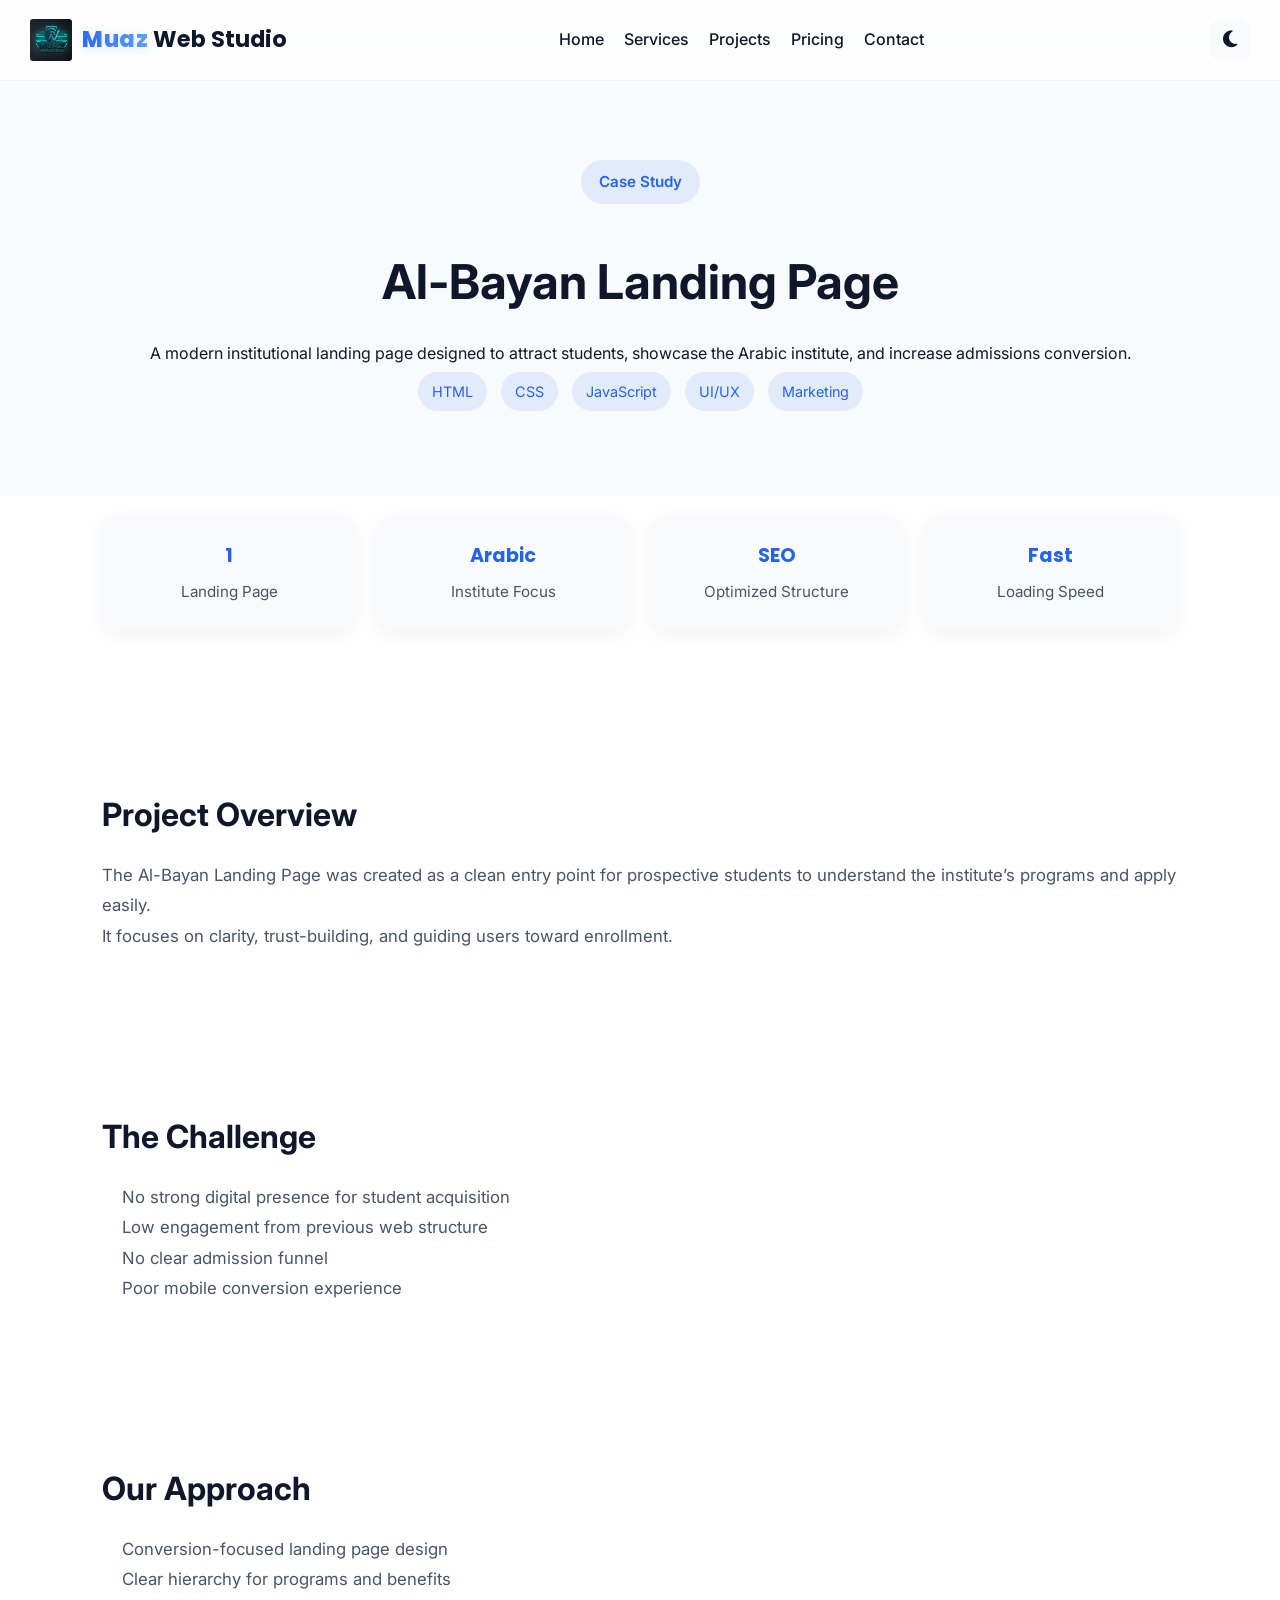
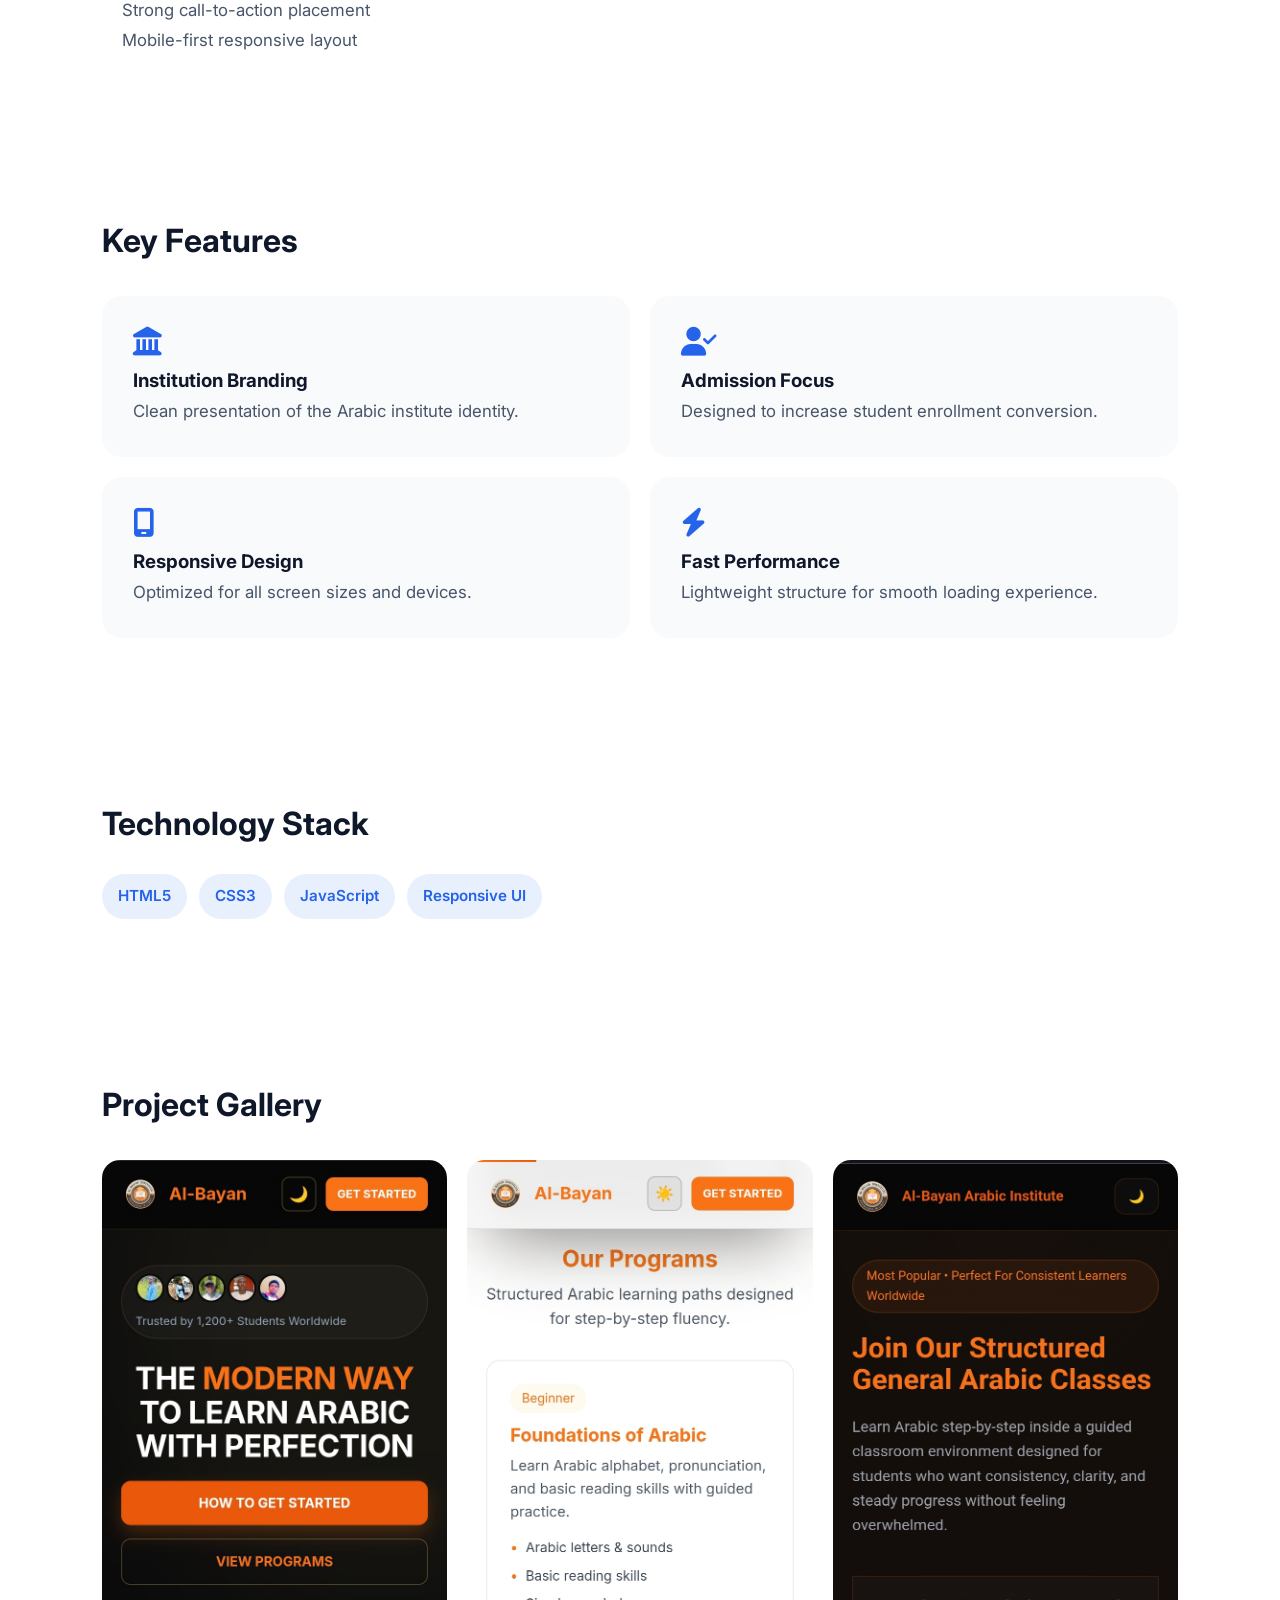
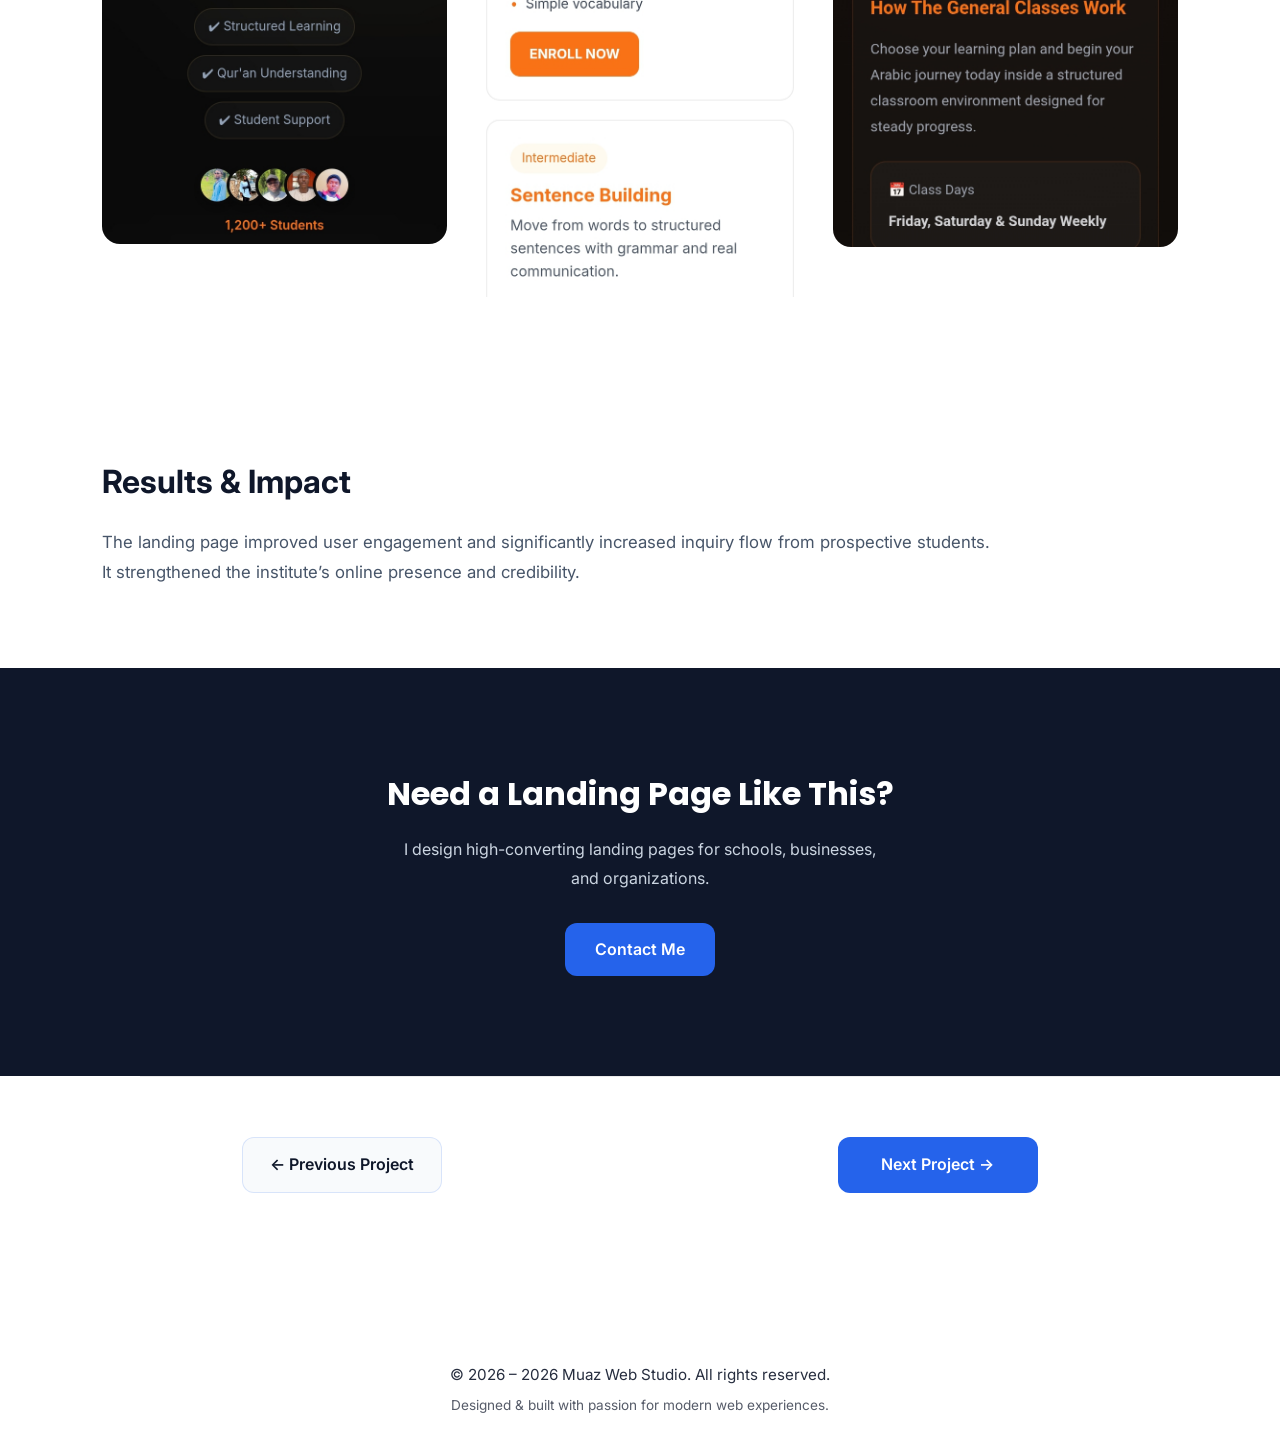
<file: albayan-landing-case-study.html>
<!DOCTYPE html>
<html lang="en">
<head>
  <meta charset="UTF-8">
  <meta name="viewport" content="width=device-width, initial-scale=1.0">
  <title>Al-Bayan Landing Page Case Study | Muaz Web Studio</title>

  <link rel="preconnect" href="https://fonts.googleapis.com">
  <link rel="preconnect" href="https://fonts.gstatic.com" crossorigin>
  <link href="https://fonts.googleapis.com/css2?family=Inter:wght@400;500;600&family=Poppins:wght@500;600;700;800&display=swap" rel="stylesheet">

  <link rel="stylesheet" href="https://cdnjs.cloudflare.com/ajax/libs/font-awesome/6.5.2/css/all.min.css">
  <link rel="stylesheet" href="style.css">
</head>

<body>

  <div id="progress-bar"></div>

  <!-- ================= NAVBAR ================= -->
  <header>
    <nav class="navbar">

      <a href="index.html" class="logo">
        <img src="images/logo.png" alt="Logo">
        <span><b class="brand-name">Muaz</b> Web Studio</span>
      </a>

      <ul class="nav-links" id="navLinks">
        <li><a href="index.html">Home</a></li>
        <li><a href="index.html#services">Services</a></li>
        <li><a href="index.html#projects">Projects</a></li>
        <li><a href="pricing.html">Pricing</a></li>
        <li><a href="index.html#contact">Contact</a></li>
      </ul>

      <div class="nav-actions">
        <div class="theme-toggle" id="themeToggle">
          <i class="fa-solid fa-moon"></i>
        </div>
        <div class="hamburger" id="hamburger">
          <i class="fa-solid fa-bars"></i>
        </div>
      </div>

    </nav>
  </header>

  <!-- ================= HERO ================= -->
  <section class="case-hero reveal">

    <div class="case-hero-content">

      <p class="section-tag">Case Study</p>

      <h1>Al-Bayan Landing Page</h1>

      <p>
        A modern institutional landing page designed to attract students,
        showcase the Arabic institute, and increase admissions conversion.
      </p>

      <div class="case-tags">
        <span>HTML</span>
        <span>CSS</span>
        <span>JavaScript</span>
        <span>UI/UX</span>
        <span>Marketing</span>
      </div>

    </div>

  </section>

  <!-- ================= PROJECT STATS ================= -->
  <section class="case-stats reveal">

    <div class="stat-box">
      <h3>1</h3>
      <p>Landing Page</p>
    </div>

    <div class="stat-box">
      <h3>Arabic</h3>
      <p>Institute Focus</p>
    </div>

    <div class="stat-box">
      <h3>SEO</h3>
      <p>Optimized Structure</p>
    </div>

    <div class="stat-box">
      <h3>Fast</h3>
      <p>Loading Speed</p>
    </div>

  </section>

  <!-- ================= OVERVIEW ================= -->
  <section class="case-section reveal">

    <h2>Project Overview</h2>

    <p>
      The Al-Bayan Landing Page was created as a clean entry point for prospective students
      to understand the institute’s programs and apply easily.
    </p>

    <p>
      It focuses on clarity, trust-building, and guiding users toward enrollment.
    </p>

  </section>

  <!-- ================= CHALLENGE ================= -->
  <section class="case-section reveal">

    <h2>The Challenge</h2>

    <ul>
      <li>No strong digital presence for student acquisition</li>
      <li>Low engagement from previous web structure</li>
      <li>No clear admission funnel</li>
      <li>Poor mobile conversion experience</li>
    </ul>

  </section>

  <!-- ================= SOLUTION ================= -->
  <section class="case-section reveal">

    <h2>Our Approach</h2>

    <ul>
      <li>Conversion-focused landing page design</li>
      <li>Clear hierarchy for programs and benefits</li>
      <li>Strong call-to-action placement</li>
      <li>Mobile-first responsive layout</li>
    </ul>

  </section>

  <!-- ================= FEATURES ================= -->
  <section class="case-section reveal">

    <h2>Key Features</h2>

    <div class="case-grid">

      <div class="case-card">
        <i class="fa-solid fa-landmark"></i>
        <h3>Institution Branding</h3>
        <p>Clean presentation of the Arabic institute identity.</p>
      </div>

      <div class="case-card">
        <i class="fa-solid fa-user-check"></i>
        <h3>Admission Focus</h3>
        <p>Designed to increase student enrollment conversion.</p>
      </div>

      <div class="case-card">
        <i class="fa-solid fa-mobile-screen"></i>
        <h3>Responsive Design</h3>
        <p>Optimized for all screen sizes and devices.</p>
      </div>

      <div class="case-card">
        <i class="fa-solid fa-bolt"></i>
        <h3>Fast Performance</h3>
        <p>Lightweight structure for smooth loading experience.</p>
      </div>

    </div>

  </section>

  <!-- ================= TECHNOLOGY ================= -->
  <section class="case-section reveal">

    <h2>Technology Stack</h2>

    <div class="tech-stack">
      <span>HTML5</span>
      <span>CSS3</span>
      <span>JavaScript</span>
      <span>Responsive UI</span>
    </div>

  </section>

  <!-- ================= GALLERY ================= -->
  <section class="case-section reveal">

    <h2>Project Gallery</h2>

    <div class="gallery-grid">

      <img src="screenshots/albayan-landing.png" alt="Hero Section">
      <img src="screenshots/albayan-landing-cta.png" alt="Programs Section">
      <img src="screenshots/albayan-landing-exam.png" alt="CTA Section">

    </div>

  </section>

  <!-- ================= RESULTS ================= -->
  <section class="case-section reveal">

    <h2>Results & Impact</h2>

    <p>
      The landing page improved user engagement and significantly increased
      inquiry flow from prospective students.
    </p>

    <p>
      It strengthened the institute’s online presence and credibility.
    </p>

  </section>

  <!-- ================= CTA ================= -->
  <section class="case-cta reveal">

    <h2>Need a Landing Page Like This?</h2>

    <p>
      I design high-converting landing pages for schools, businesses, and organizations.
    </p>

    <a href="index.html#contact" class="primary-btn">Contact Me</a>

  </section>

  <!-- ================= NAVIGATION ================= -->  
  <section class="project-navigation reveal">

  <a href="albayan-portal-case-study.html"
     class="prev-project">
     ← Previous Project
  </a>

  <a href="darululum-landing-case-study.html"
     class="next-project">
     Next Project →
  </a>

</section>

  <!-- ================= FOOTER ================= -->
  <footer class="footer">
    <p>© 2026 – <span id="year"></span> Muaz Web Studio. All rights reserved.</p>
    <p style="margin-top:8px; font-size:0.85rem; opacity:0.7;">
      Designed & built with passion for modern web experiences.
    </p>
  </footer>

  <script src="script.js"></script>

</body>
</html>
</file>
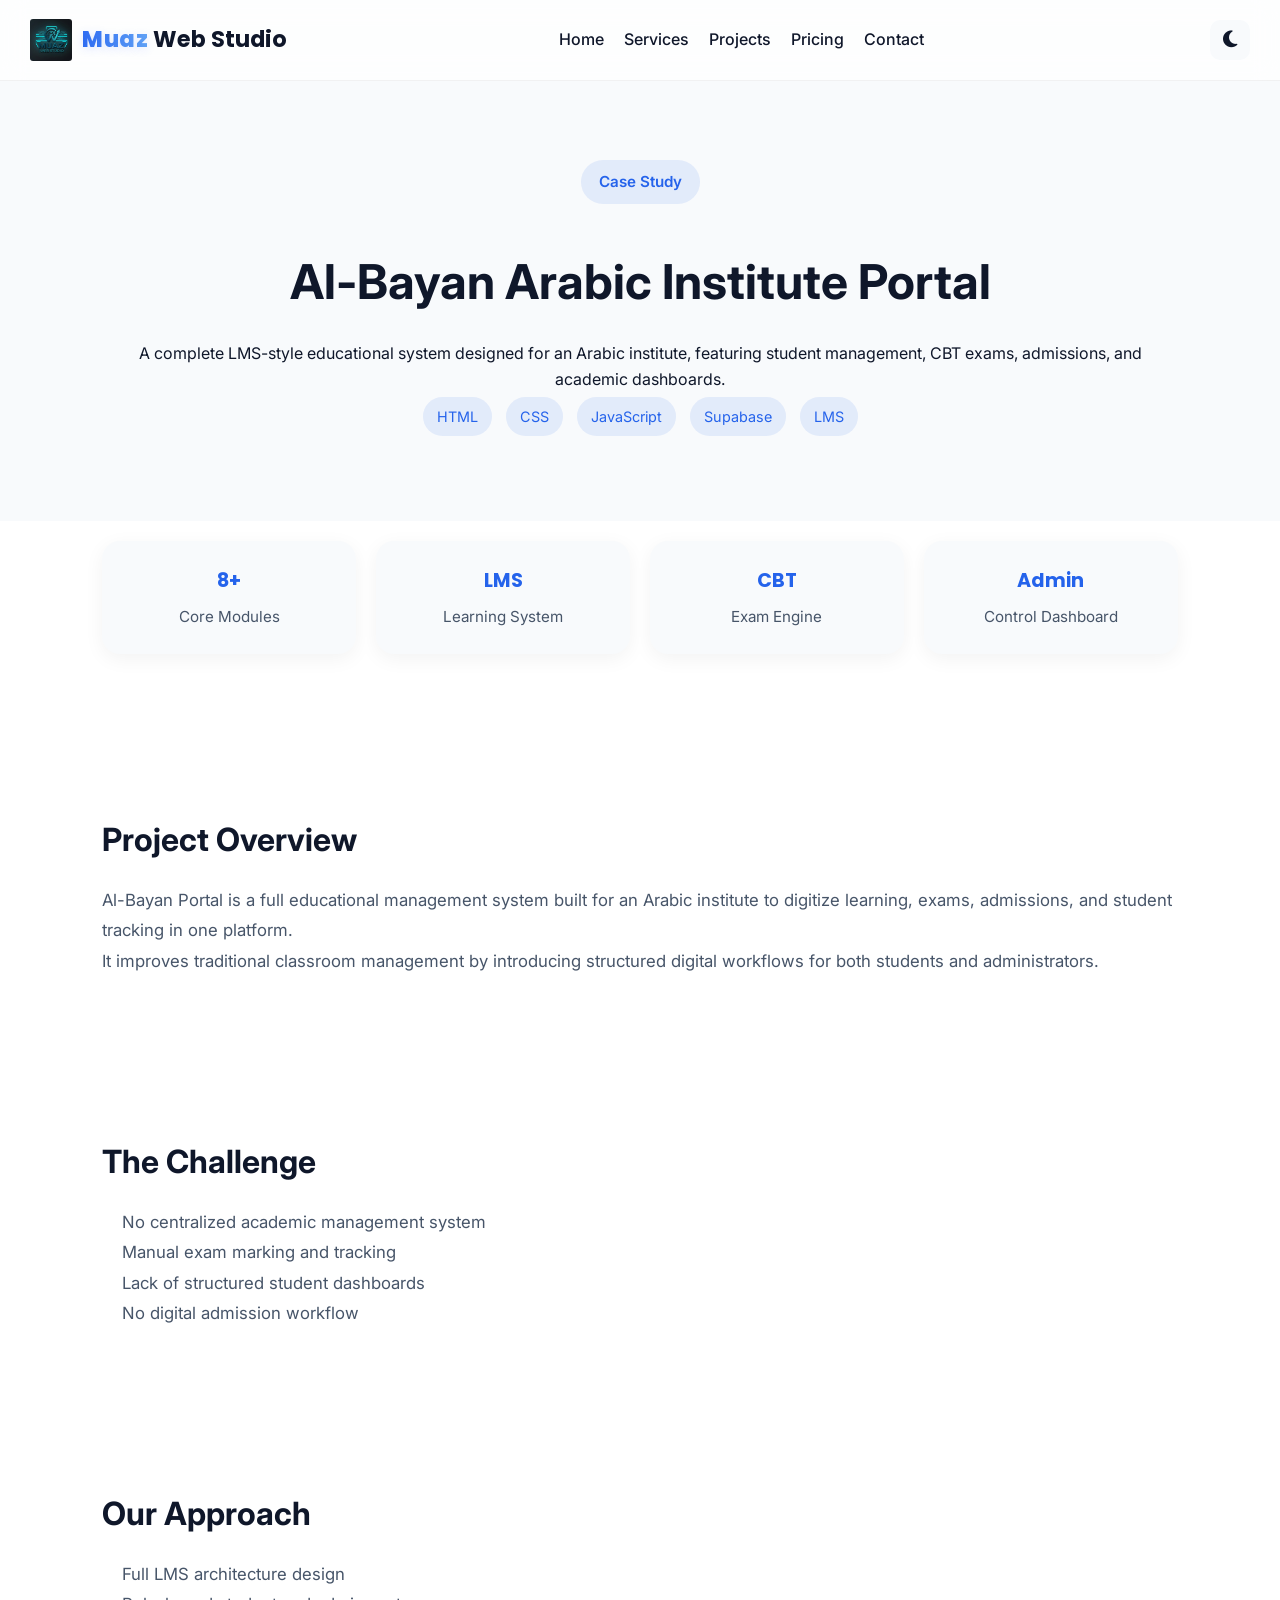
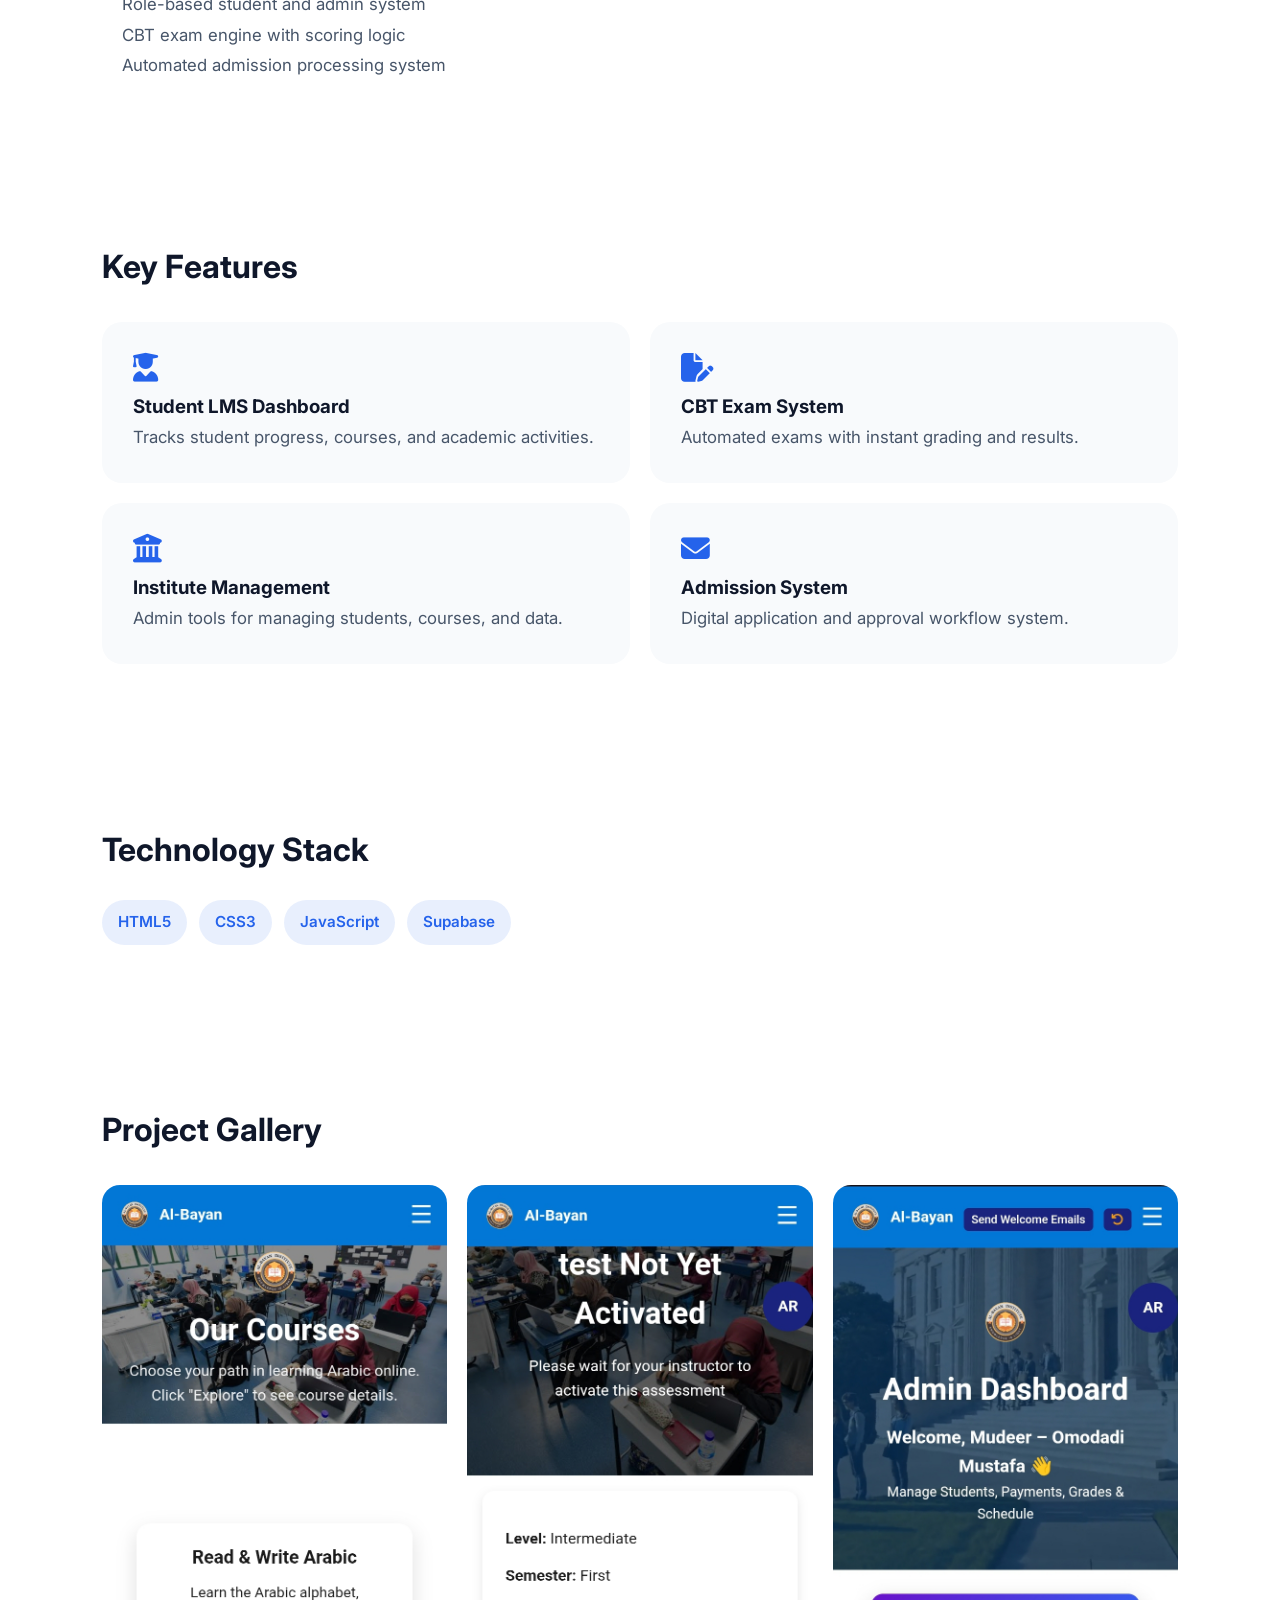
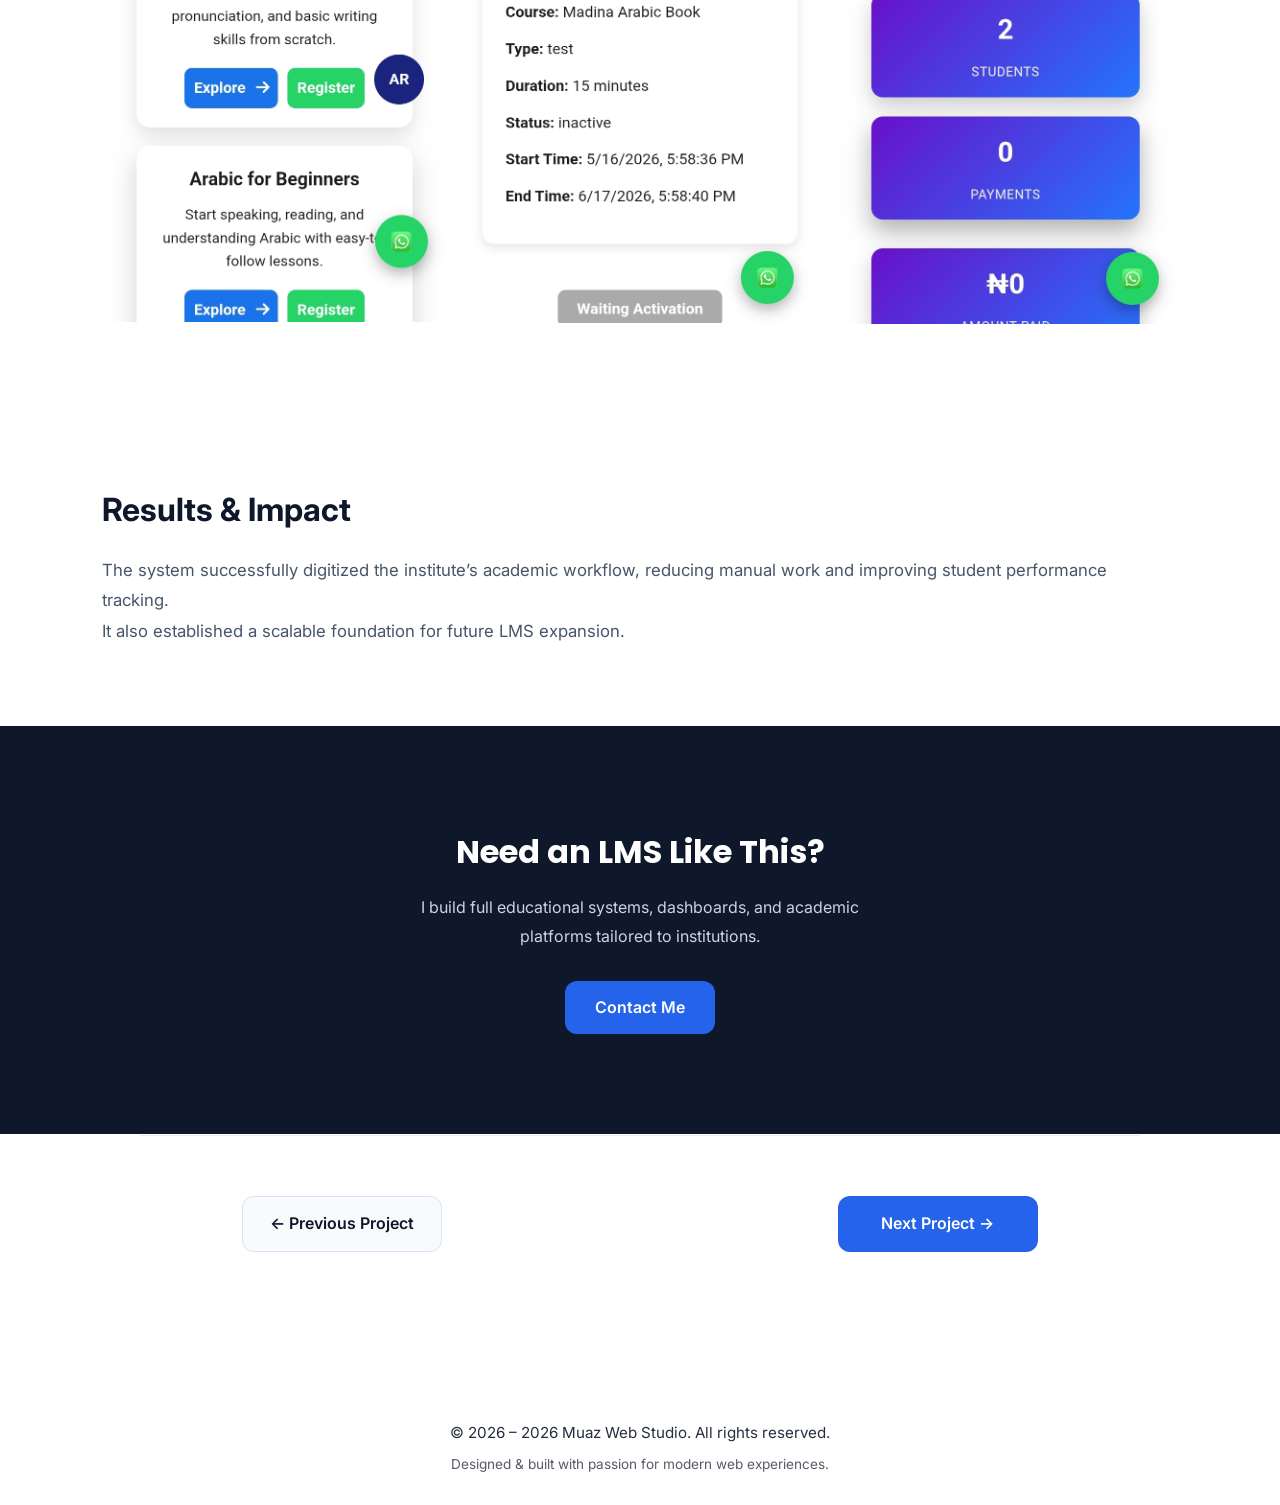
<file: albayan-portal-case-study.html>
<!DOCTYPE html>
<html lang="en">
<head>
  <meta charset="UTF-8">
  <meta name="viewport" content="width=device-width, initial-scale=1.0">
  <title>Al-Bayan Portal Case Study | Muaz Web Studio</title>

  <link rel="preconnect" href="https://fonts.googleapis.com">
  <link rel="preconnect" href="https://fonts.gstatic.com" crossorigin>
  <link href="https://fonts.googleapis.com/css2?family=Inter:wght@400;500;600&family=Poppins:wght@500;600;700;800&display=swap" rel="stylesheet">

  <link rel="stylesheet" href="https://cdnjs.cloudflare.com/ajax/libs/font-awesome/6.5.2/css/all.min.css">
  <link rel="stylesheet" href="style.css">
</head>

<body>

  <div id="progress-bar"></div>

  <!-- ================= NAVBAR ================= -->
  <header>
    <nav class="navbar">

      <a href="index.html" class="logo">
        <img src="images/logo.png" alt="Logo">
        <span><b class="brand-name">Muaz</b> Web Studio</span>
      </a>

      <ul class="nav-links" id="navLinks">
        <li><a href="index.html">Home</a></li>
        <li><a href="index.html#services">Services</a></li>
        <li><a href="index.html#projects">Projects</a></li>
        <li><a href="pricing.html">Pricing</a></li>
        <li><a href="index.html#contact">Contact</a></li>
      </ul>

      <div class="nav-actions">
        <div class="theme-toggle" id="themeToggle">
          <i class="fa-solid fa-moon"></i>
        </div>
        <div class="hamburger" id="hamburger">
          <i class="fa-solid fa-bars"></i>
        </div>
      </div>

    </nav>
  </header>

  <!-- ================= HERO ================= -->
  <section class="case-hero reveal">

    <div class="case-hero-content">

      <p class="section-tag">Case Study</p>

      <h1>Al-Bayan Arabic Institute Portal</h1>

      <p>
        A complete LMS-style educational system designed for an Arabic institute,
        featuring student management, CBT exams, admissions, and academic dashboards.
      </p>

      <div class="case-tags">
        <span>HTML</span>
        <span>CSS</span>
        <span>JavaScript</span>
        <span>Supabase</span>
        <span>LMS</span>
      </div>

    </div>

  </section>

  <!-- ================= PROJECT STATISTICS ================= -->
  <section class="case-stats reveal">

    <div class="stat-box">
      <h3>8+</h3>
      <p>Core Modules</p>
    </div>

    <div class="stat-box">
      <h3>LMS</h3>
      <p>Learning System</p>
    </div>

    <div class="stat-box">
      <h3>CBT</h3>
      <p>Exam Engine</p>
    </div>

    <div class="stat-box">
      <h3>Admin</h3>
      <p>Control Dashboard</p>
    </div>

  </section>

  <!-- ================= OVERVIEW ================= -->
  <section class="case-section reveal">

    <h2>Project Overview</h2>

    <p>
      Al-Bayan Portal is a full educational management system built for an Arabic institute
      to digitize learning, exams, admissions, and student tracking in one platform.
    </p>

    <p>
      It improves traditional classroom management by introducing structured digital workflows
      for both students and administrators.
    </p>

  </section>

  <!-- ================= CHALLENGE ================= -->
  <section class="case-section reveal">

    <h2>The Challenge</h2>

    <ul>
      <li>No centralized academic management system</li>
      <li>Manual exam marking and tracking</li>
      <li>Lack of structured student dashboards</li>
      <li>No digital admission workflow</li>
    </ul>

  </section>

  <!-- ================= SOLUTION ================= -->
  <section class="case-section reveal">

    <h2>Our Approach</h2>

    <ul>
      <li>Full LMS architecture design</li>
      <li>Role-based student and admin system</li>
      <li>CBT exam engine with scoring logic</li>
      <li>Automated admission processing system</li>
    </ul>

  </section>

  <!-- ================= FEATURES ================= -->
  <section class="case-section reveal">

    <h2>Key Features</h2>

    <div class="case-grid">

      <div class="case-card">
        <i class="fa-solid fa-user-graduate"></i>
        <h3>Student LMS Dashboard</h3>
        <p>Tracks student progress, courses, and academic activities.</p>
      </div>

      <div class="case-card">
        <i class="fa-solid fa-file-pen"></i>
        <h3>CBT Exam System</h3>
        <p>Automated exams with instant grading and results.</p>
      </div>

      <div class="case-card">
        <i class="fa-solid fa-building-columns"></i>
        <h3>Institute Management</h3>
        <p>Admin tools for managing students, courses, and data.</p>
      </div>

      <div class="case-card">
        <i class="fa-solid fa-envelope"></i>
        <h3>Admission System</h3>
        <p>Digital application and approval workflow system.</p>
      </div>

    </div>

  </section>

  <!-- ================= TECHNOLOGY ================= -->
  <section class="case-section reveal">

    <h2>Technology Stack</h2>

    <div class="tech-stack">
      <span>HTML5</span>
      <span>CSS3</span>
      <span>JavaScript</span>
      <span>Supabase</span>
    </div>

  </section>

  <!-- ================= GALLERY ================= -->
  <section class="case-section reveal">

    <h2>Project Gallery</h2>

    <div class="gallery-grid">

      <img src="screenshots/albayan.jpg" alt="Dashboard">
      <img src="screenshots/albayan-exam.png" alt="CBT System">
      <img src="screenshots/albayan-admin.png" alt="Admin Panel">

    </div>

  </section>

  <!-- ================= RESULTS ================= -->
  <section class="case-section reveal">

    <h2>Results & Impact</h2>

    <p>
      The system successfully digitized the institute’s academic workflow,
      reducing manual work and improving student performance tracking.
    </p>

    <p>
      It also established a scalable foundation for future LMS expansion.
    </p>

  </section>

  <!-- ================= CTA ================= -->
  <section class="case-cta reveal">

    <h2>Need an LMS Like This?</h2>

    <p>
      I build full educational systems, dashboards, and academic platforms tailored to institutions.
    </p>

    <a href="index.html#contact" class="primary-btn">Contact Me</a>

  </section>

  <!-- ================= NAVIGATION ================= -->
  <section class="project-navigation reveal">

  <a href="muaz-web-studio-case-study.html"
     class="prev-project">
     ← Previous Project
  </a>

  <a href="albayan-landing-case-study.html"
     class="next-project">
     Next Project →
  </a>

</section>

  <!-- ================= FOOTER ================= -->
  <footer class="footer">
    <p>© 2026 – <span id="year"></span> Muaz Web Studio. All rights reserved.</p>
    <p style="margin-top:8px; font-size:0.85rem; opacity:0.7;">
      Designed & built with passion for modern web experiences.
    </p>
  </footer>

  <script src="script.js"></script>

</body>
</html>
</file>
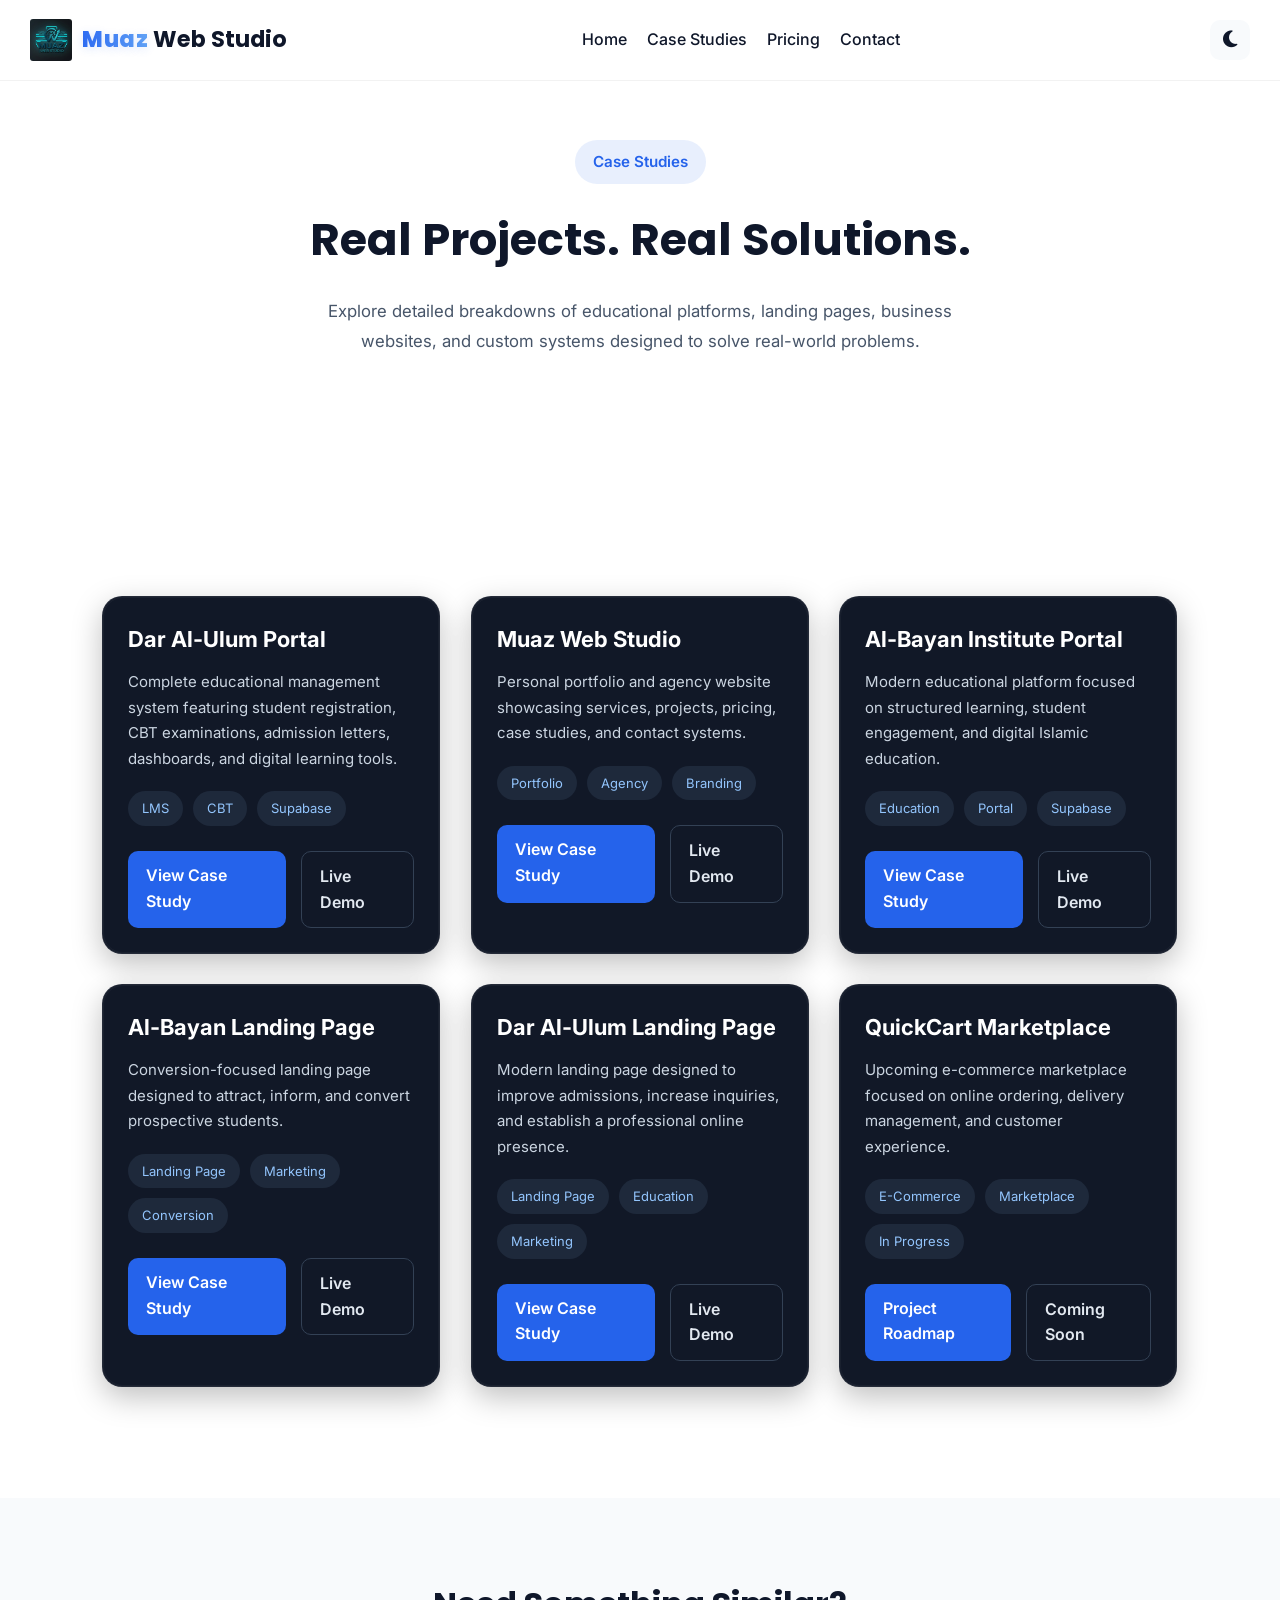
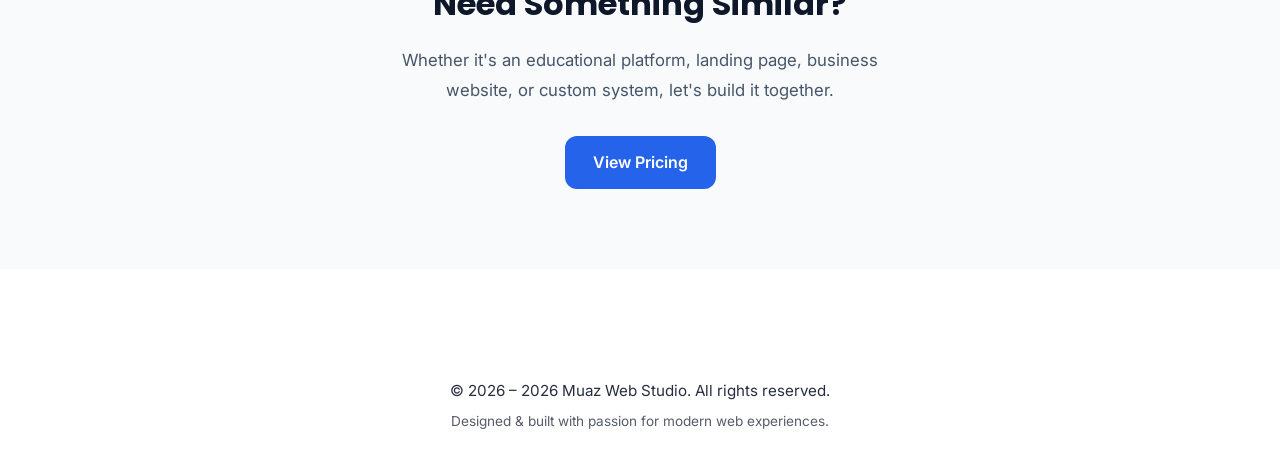
<file: case-studies.html>
<!DOCTYPE html>
<html lang="en">
<head>
<meta charset="UTF-8">
<meta name="viewport" content="width=device-width, initial-scale=1.0">

<title>Case Studies | Muaz Web Studio</title>

<link rel="stylesheet" href="style.css">

<link rel="preconnect" href="https://fonts.googleapis.com">
<link rel="preconnect" href="https://fonts.gstatic.com" crossorigin>

<link href="https://fonts.googleapis.com/css2?family=Inter:wght@400;500;600&family=Poppins:wght@500;600;700;800&display=swap" rel="stylesheet">

<link rel="stylesheet"
href="https://cdnjs.cloudflare.com/ajax/libs/font-awesome/6.5.2/css/all.min.css">
</head>

<body>

<div id="progress-bar"></div>

<header>
<nav class="navbar">

<a href="index.html" class="logo">
<img src="images/logo.png" alt="">
<span><b class="brand-name">Muaz</b> Web Studio</span>
</a>

<ul class="nav-links" id="navLinks">
<li><a href="index.html">Home</a></li>
<li><a href="case-studies.html" class="active">Case Studies</a></li>
<li><a href="pricing.html">Pricing</a></li>
<li><a href="index.html#contact">Contact</a></li>
</ul>

<div class="nav-actions">

<div class="theme-toggle" id="themeToggle">
<i class="fa-solid fa-moon"></i>
</div>

<div class="hamburger" id="hamburger">
<i class="fa-solid fa-bars"></i>
</div>

</div>

</nav>
</header>

<!-- HERO -->

<section class="case-hub-hero reveal">

<div class="section-header">

<p class="section-tag">
Case Studies
</p>

<h2>
Real Projects. Real Solutions.
</h2>

<p class="section-description">
Explore detailed breakdowns of educational platforms,
landing pages, business websites, and custom systems
designed to solve real-world problems.
</p>

</div>

</section>

<!-- CASE STUDIES -->

<section class="case-hub-section reveal">

<div class="projects-grid">

<!-- DAR AL-ULUM -->

<div class="project-card">

<div class="project-content">

<h3>
Dar Al-Ulum Portal
</h3>

<p>
Complete educational management system featuring
student registration, CBT examinations, admission
letters, dashboards, and digital learning tools.
</p>

<div class="project-tags">
<span>LMS</span>
<span>CBT</span>
<span>Supabase</span>
</div>

<div class="project-links">

<a href="darululum-case-study.html">
View Case Study
</a>

<a href="https://darulhikam.netlify.app/courses" target="_blank">
Live Demo
</a>

</div>

</div>

</div>

<!-- MUAZ WEB STUDIO -->

<div class="project-card">

<div class="project-content">

<h3>
Muaz Web Studio
</h3>

<p>
Personal portfolio and agency website showcasing
services, projects, pricing, case studies, and contact systems.
</p>

<div class="project-tags">
<span>Portfolio</span>
<span>Agency</span>
<span>Branding</span>
</div>

<div class="project-links">

<a href="muaz-web-studio-case-study.html">
View Case Study
</a>

<a href="index.html">
Live Demo
</a>

</div>

</div>

</div>

<!-- AL-BAYAN -->

<div class="project-card">

<div class="project-content">

<h3>
Al-Bayan Institute Portal
</h3>

<p>
Modern educational platform focused on structured
learning, student engagement, and digital Islamic education.
</p>

<div class="project-tags">
<span>Education</span>
<span>Portal</span>
<span>Supabase</span>
</div>

<div class="project-links">

<a href="albayan-case-study.html">
View Case Study
</a>

<a href="https://albayaninstitute.netlify.app/" target="_blank">
Live Demo
</a>

</div>

</div>

</div>

<!-- AL-BAYAN LANDING -->

<div class="project-card">

<div class="project-content">

<h3>
Al-Bayan Landing Page
</h3>

<p>
Conversion-focused landing page designed to attract,
inform, and convert prospective students.
</p>

<div class="project-tags">
<span>Landing Page</span>
<span>Marketing</span>
<span>Conversion</span>
</div>

<div class="project-links">

<a href="albayan-landing-case-study.html">
View Case Study
</a>

<a href="https://albayan-institute.netlify.app/" target="_blank">
Live Demo
</a>

</div>

</div>

</div>

<!-- DAR AL-ULUM LANDING -->

<div class="project-card">

<div class="project-content">

<h3>
Dar Al-Ulum Landing Page
</h3>

<p>
Modern landing page designed to improve admissions,
increase inquiries, and establish a professional online presence.
</p>

<div class="project-tags">
<span>Landing Page</span>
<span>Education</span>
<span>Marketing</span>
</div>

<div class="project-links">

<a href="darululum-landing-case-study.html">
View Case Study
</a>

<a href="https://darulhikam-institute.netlify.app/">
Live Demo
</a>

</div>

</div>

</div>

<!-- QUICKCART -->

<div class="project-card">

<div class="project-content">

<h3>
QuickCart Marketplace
</h3>

<p>
Upcoming e-commerce marketplace focused on online
ordering, delivery management, and customer experience.
</p>

<div class="project-tags">
<span>E-Commerce</span>
<span>Marketplace</span>
<span>In Progress</span>
</div>

<div class="project-links">

<a href="quickcart-case-study.html">
Project Roadmap
</a>

<a href="https://alhalah-products.netlify.app/">
Coming Soon
</a>

</div>

</div>

</div>

</div>

</section>

<!-- CTA -->

<section class="pricing-cta reveal">

<h2>
Need Something Similar?
</h2>

<p>
Whether it's an educational platform, landing page,
business website, or custom system, let's build it together.
</p>

<a href="pricing.html" class="primary-btn">
View Pricing
</a>

</section>

<button id="scrollTopBtn">
  <i class="fa-solid fa-arrow-up"></i>
</button>

<!-- ================= FOOTER ================= -->

<footer class="footer">

  <p>
  © 2026 – <span id="year"></span> Muaz Web Studio. All rights reserved.
</p>

  <p style="margin-top:8px; font-size:0.85rem; opacity:0.7;">
    Designed & built with passion for modern web experiences.
  </p>

</footer>

<script src="script.js"></script>

</body>
</html>
</file>
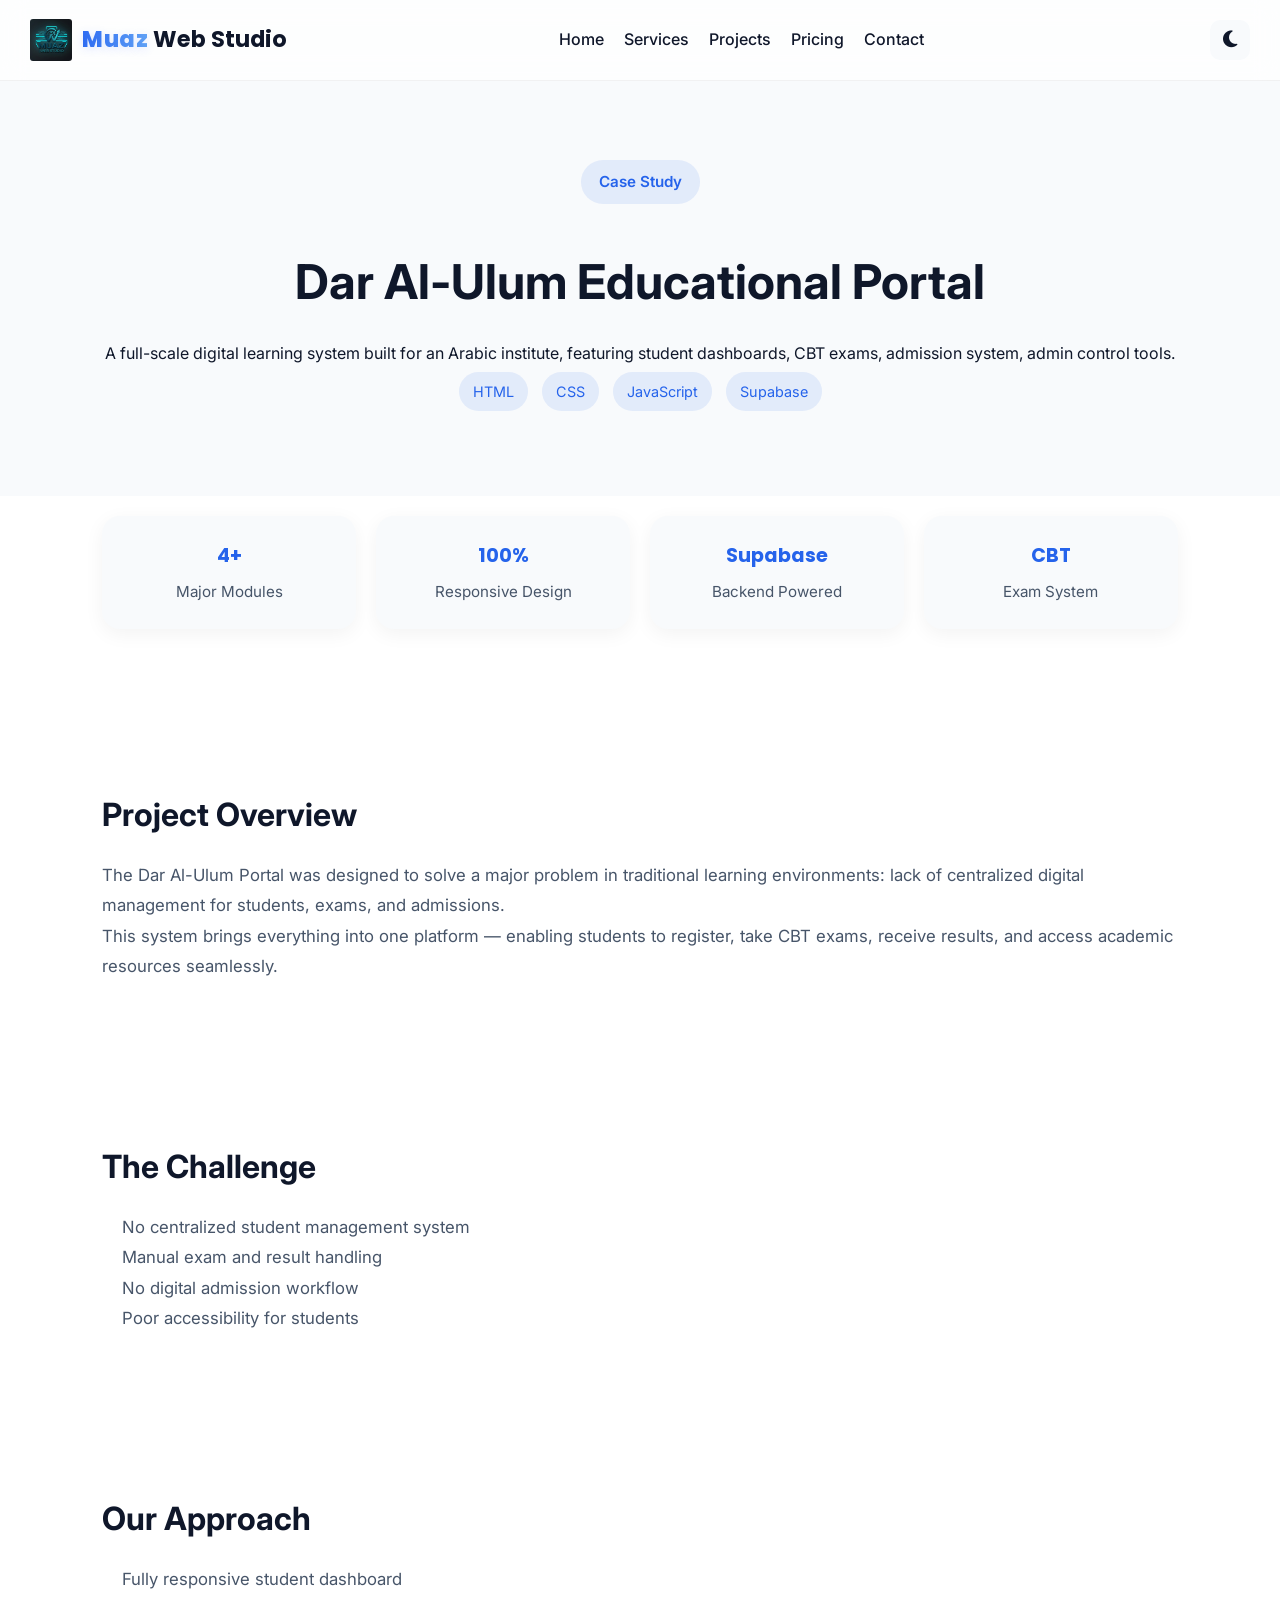
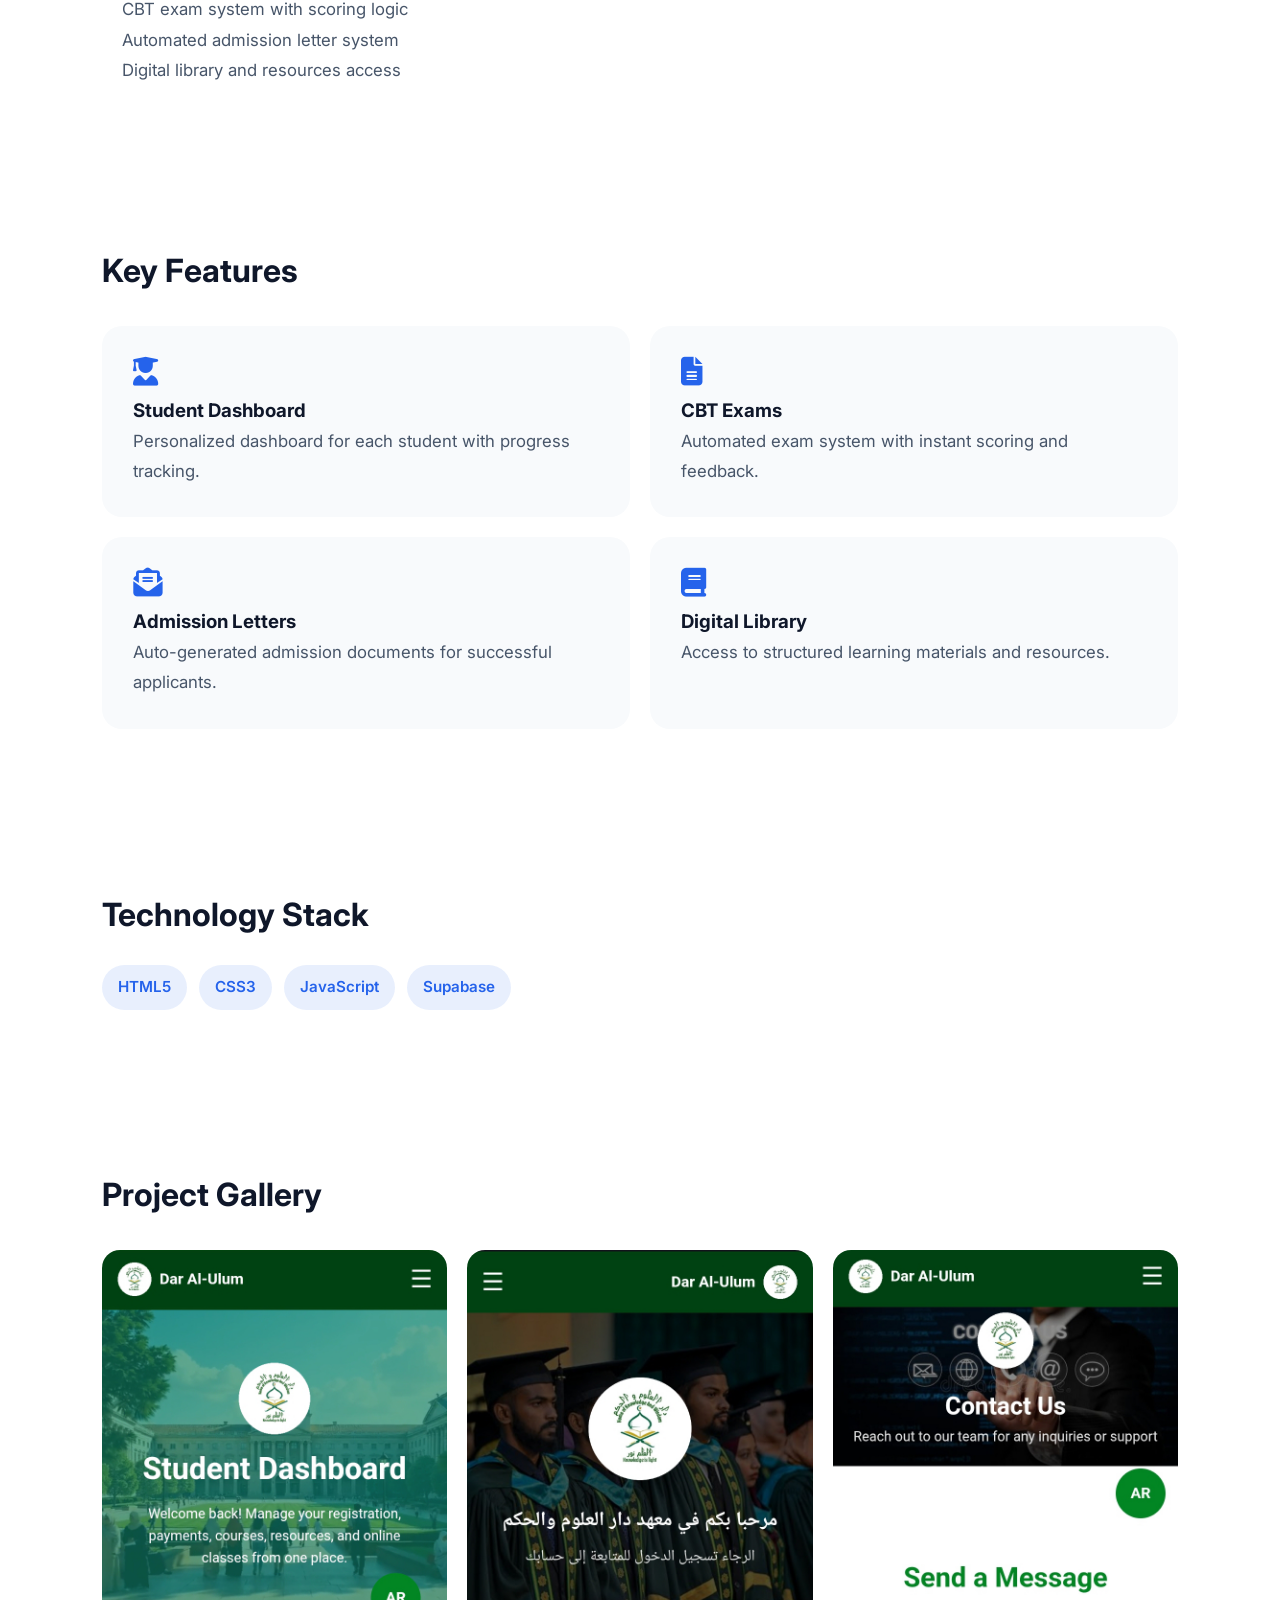
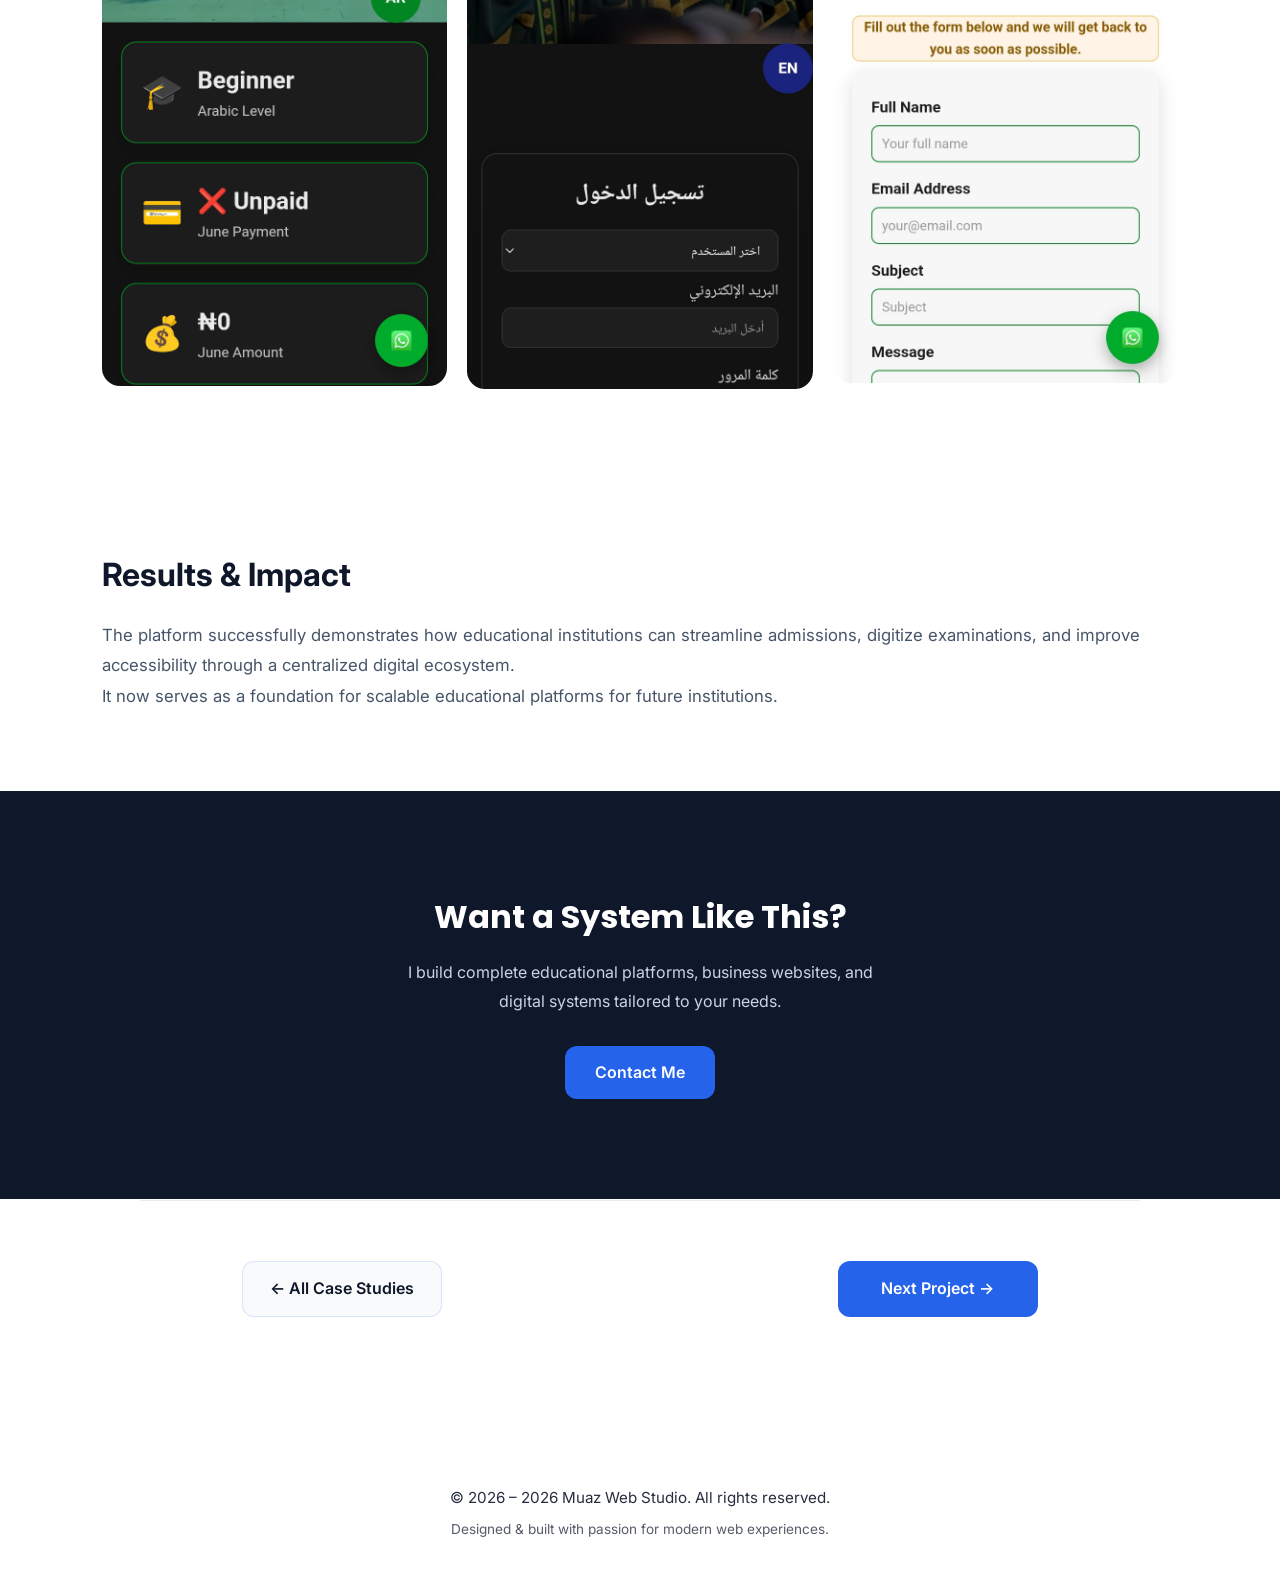
<file: darululum-case-study.html>
<!DOCTYPE html>
<html lang="en">
<head>
  <meta charset="UTF-8">
  <meta name="viewport" content="width=device-width, initial-scale=1.0">
  <title>Dar Al-Ulum Case Study | Muaz Web Studio</title>

  <!-- Google Fonts (same as index) -->
  <link rel="preconnect" href="https://fonts.googleapis.com">
  <link rel="preconnect" href="https://fonts.gstatic.com" crossorigin>
  <link href="https://fonts.googleapis.com/css2?family=Inter:wght@400;500;600&family=Poppins:wght@500;600;700;800&display=swap" rel="stylesheet">

  <!-- Font Awesome (CDN) -->
  <link rel="stylesheet"
    href="https://cdnjs.cloudflare.com/ajax/libs/font-awesome/6.5.2/css/all.min.css">

  <link rel="stylesheet" href="style.css">
</head>

<body>

  <!-- Progress bar (needed by script.js) -->
  <div id="progress-bar"></div>

  <!-- ================= NAVBAR ================= -->
  <header>
    <nav class="navbar">

      <a href="index.html" class="logo">
        <img src="images/logo.png" alt="Logo">
        <span><b class="brand-name">Muaz</b> Web Studio</span>
      </a>

      <ul class="nav-links" id="navLinks">
        <li><a href="index.html">Home</a></li>
        <li><a href="index.html#services">Services</a></li>
        <li><a href="index.html#projects">Projects</a></li>
        <li><a href="pricing.html">Pricing</a></li>
        <li><a href="index.html#contact">Contact</a></li>
      </ul>

      <div class="nav-actions">
        <div class="theme-toggle" id="themeToggle">
          <i class="fa-solid fa-moon"></i>
        </div>
        <div class="hamburger" id="hamburger">
          <i class="fa-solid fa-bars"></i>
        </div>
      </div>

    </nav>
  </header>


  <!-- ================= HERO ================= -->
  <section class="case-hero reveal">
  <div class="container">

    <div class="case-hero-content">

      <p class="section-tag">Case Study</p>

      <h1>Dar Al-Ulum Educational Portal</h1>

      <p>
        A full-scale digital learning system built for an Arabic institute,
        featuring student dashboards, CBT exams, admission system, admin control tools.
      </p>

      <div class="case-tags">
        <span>HTML</span>
        <span>CSS</span>
        <span>JavaScript</span>
        <span>Supabase</span>
      </div>

    </div>
    </div>

  </section>
  
<!-- ================= PROJECT STATISTICS ================= -->
<section class="case-stats reveal">

  <div class="stat-box">
    <h3>4+</h3>
    <p>Major Modules</p>
  </div>

  <div class="stat-box">
    <h3>100%</h3>
    <p>Responsive Design</p>
  </div>

  <div class="stat-box">
    <h3>Supabase</h3>
    <p>Backend Powered</p>
  </div>

  <div class="stat-box">
    <h3>CBT</h3>
    <p>Exam System</p>
  </div>

</section>

  <!-- ================= OVERVIEW ================= -->
  <section class="case-section reveal">

    <h2>Project Overview</h2>

    <p>
      The Dar Al-Ulum Portal was designed to solve a major problem in traditional
      learning environments: lack of centralized digital management for students,
      exams, and admissions.
    </p>

    <p>
      This system brings everything into one platform — enabling students to register,
      take CBT exams, receive results, and access academic resources seamlessly.
    </p>

  </section>


  <!-- ================= PROBLEM ================= -->
  <section class="case-section reveal">

    <h2>The Challenge</h2>

    <ul>
      <li>No centralized student management system</li>
      <li>Manual exam and result handling</li>
      <li>No digital admission workflow</li>
      <li>Poor accessibility for students</li>
    </ul>

  </section>


  <!-- ================= SOLUTION ================= -->
  <section class="case-section reveal">

    <h2>Our Approach</h2>

    <ul>
      <li>Fully responsive student dashboard</li>
      <li>CBT exam system with scoring logic</li>
      <li>Automated admission letter system</li>
      <li>Digital library and resources access</li>
    </ul>

  </section>


  <!-- ================= FEATURES ================= -->
  <section class="case-section reveal">

    <h2>Key Features</h2>

    <div class="case-grid">

      <div class="case-card">
        <i class="fa-solid fa-user-graduate"></i>
        <h3>Student Dashboard</h3>
        <p>Personalized dashboard for each student with progress tracking.</p>
      </div>

      <div class="case-card">
        <i class="fa-solid fa-file-lines"></i>
        <h3>CBT Exams</h3>
        <p>Automated exam system with instant scoring and feedback.</p>
      </div>

      <div class="case-card">
        <i class="fa-solid fa-envelope-open-text"></i>
        <h3>Admission Letters</h3>
        <p>Auto-generated admission documents for successful applicants.</p>
      </div>

      <div class="case-card">
        <i class="fa-solid fa-book"></i>
        <h3>Digital Library</h3>
        <p>Access to structured learning materials and resources.</p>
      </div>

    </div>

  </section>
  
  <!-- ================= TECHNOLOGY ================= -->
  <section class="case-section reveal">

  <h2>Technology Stack</h2>

  <div class="tech-stack">

    <span>HTML5</span>
    <span>CSS3</span>
    <span>JavaScript</span>
    <span>Supabase</span>

  </div>

</section>

<!-- ================= GALLERY ================= -->

<section class="case-section reveal">

  <h2>Project Gallery</h2>

  <div class="gallery-grid">

    <img src="screenshots/darululum.jpg" loading="lazy" alt="Dar Al-Ulum dashboard screenshot">

    <img src="screenshots/darululum-exam.png">

    <img src="screenshots/darululum-contact.png">

  </div>

</section>


  <!-- ================= RESULT ================= -->
  <section class="case-section reveal">

    <h2>Results & Impact</h2>

    <p>
      The platform successfully demonstrates how
educational institutions can streamline admissions,
digitize examinations, and improve accessibility
through a centralized digital ecosystem.
    </p>

    <p>
      It now serves as a foundation for scalable educational platforms for future institutions.
    </p>

  </section>


  <!-- ================= CTA ================= -->
  <section class="case-cta reveal">

    <h2>Want a System Like This?</h2>

    <p>
      I build complete educational platforms, business websites, and digital systems tailored to your needs.
    </p>

    <a href="index.html#contact" class="primary-btn">
      Contact Me
    </a>

  </section>
  
   <!-- ================= NAVIGATION ================= -->
  
  <section class="project-navigation reveal">
  <a href="case-studies.html"
  class="prev-project">← All Case Studies</a>
  <a href="muaz-web-studio-case-study.html"
  class="next-project">Next Project →</a>
</section>


  <!-- ================= FOOTER ================= -->
  <footer class="footer">
    <p>© 2026 – <span id="year"></span> Muaz Web Studio. All rights reserved.</p>
    <p style="margin-top:8px; font-size:0.85rem; opacity:0.7;">
      Designed & built with passion for modern web experiences.
    </p>
  </footer>

  <!-- script.js MUST be here so .reveal animations fire -->
  <script src="script.js"></script>

</body>
</html>
</file>
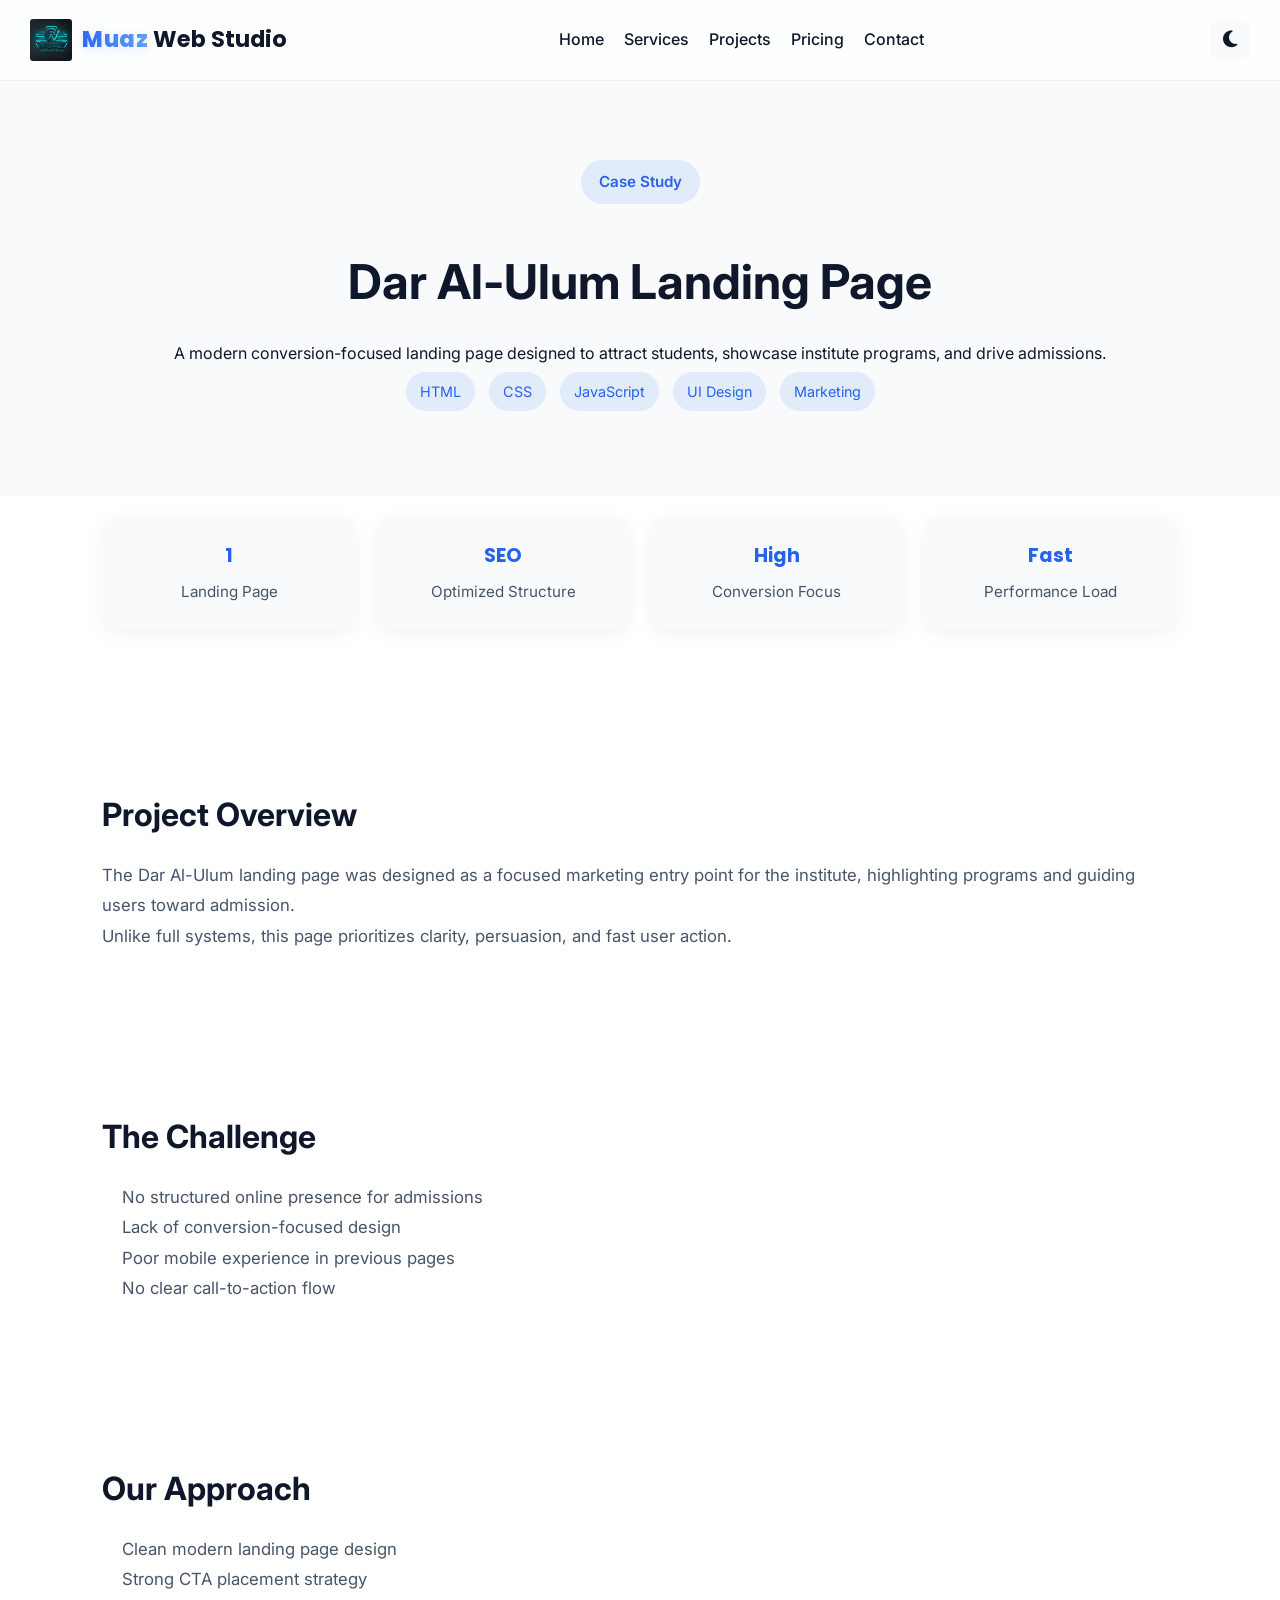
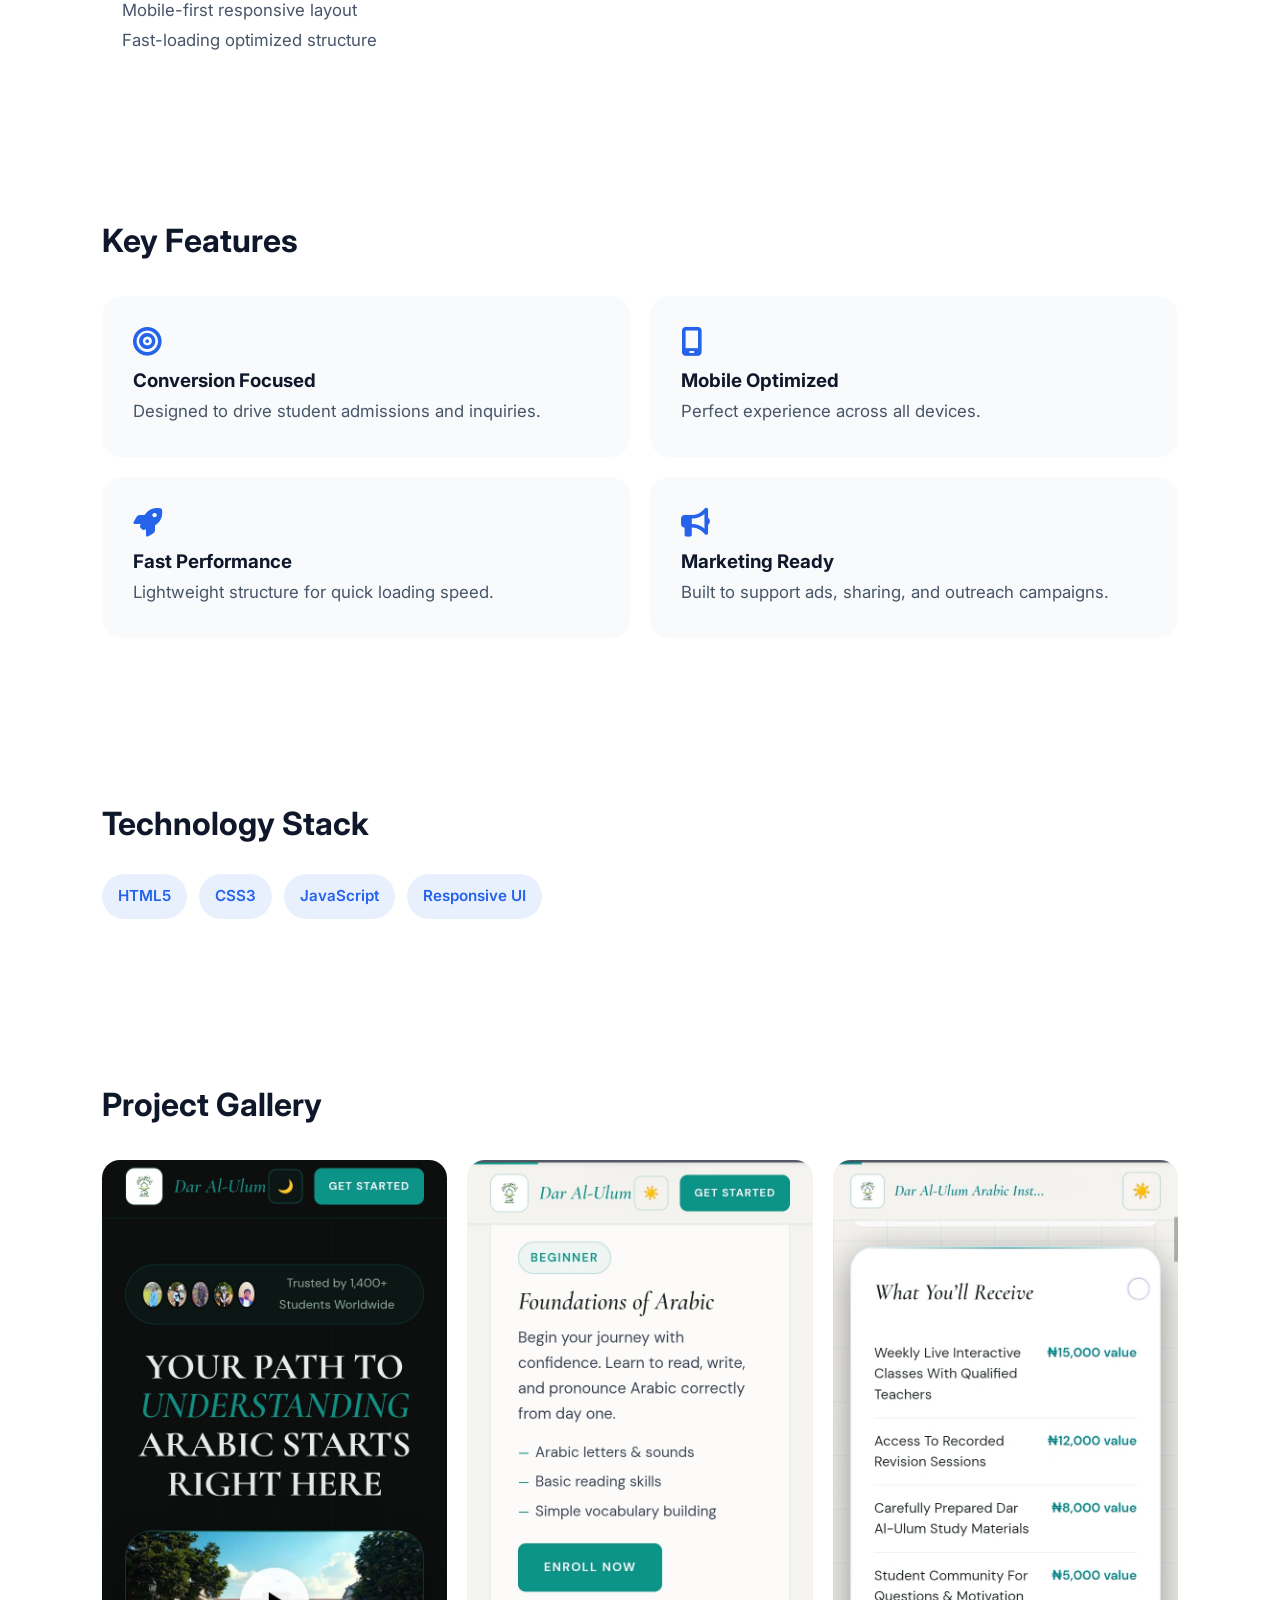
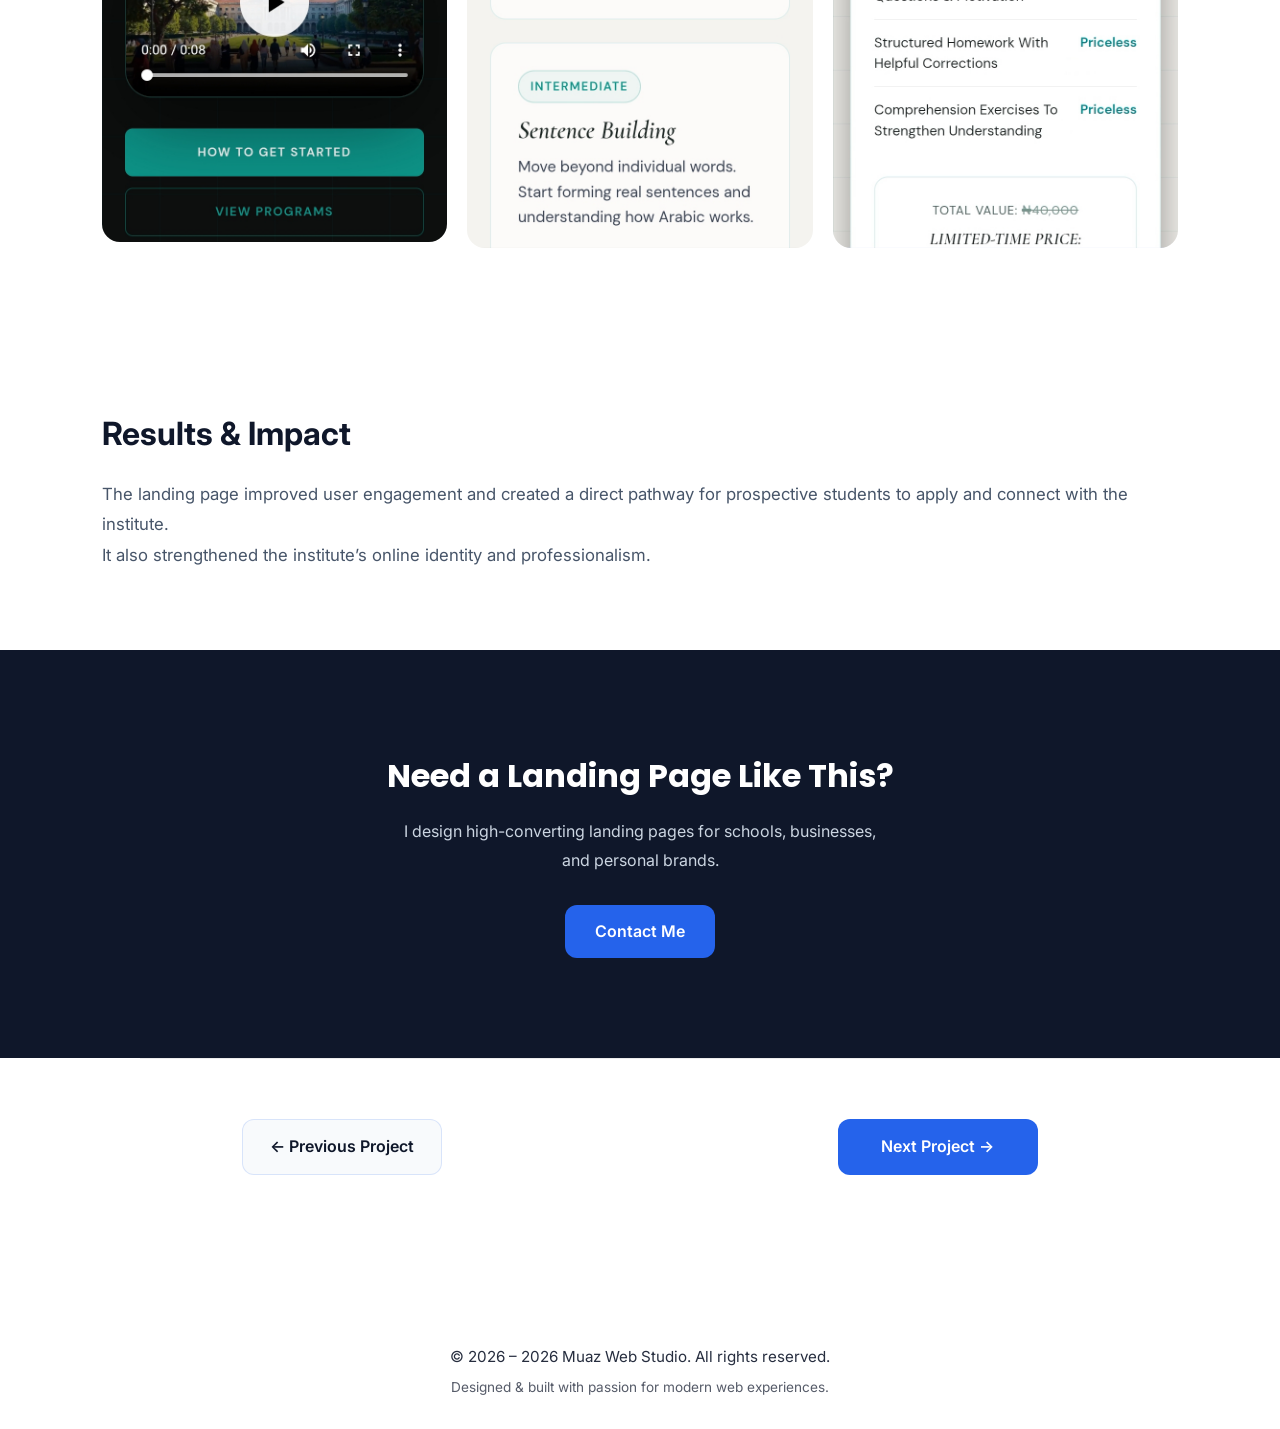
<file: darululum-landing-case-study.html>
<!DOCTYPE html>
<html lang="en">
<head>
  <meta charset="UTF-8">
  <meta name="viewport" content="width=device-width, initial-scale=1.0">
  <title>Dar Al-Ulum Landing Page Case Study | Muaz Web Studio</title>

  <link rel="preconnect" href="https://fonts.googleapis.com">
  <link rel="preconnect" href="https://fonts.gstatic.com" crossorigin>
  <link href="https://fonts.googleapis.com/css2?family=Inter:wght@400;500;600&family=Poppins:wght@500;600;700;800&display=swap" rel="stylesheet">

  <link rel="stylesheet" href="https://cdnjs.cloudflare.com/ajax/libs/font-awesome/6.5.2/css/all.min.css">
  <link rel="stylesheet" href="style.css">
</head>

<body>

  <div id="progress-bar"></div>

  <!-- ================= NAVBAR ================= -->
  <header>
    <nav class="navbar">

      <a href="index.html" class="logo">
        <img src="images/logo.png" alt="Logo">
        <span><b class="brand-name">Muaz</b> Web Studio</span>
      </a>

      <ul class="nav-links" id="navLinks">
        <li><a href="index.html">Home</a></li>
        <li><a href="index.html#services">Services</a></li>
        <li><a href="index.html#projects">Projects</a></li>
        <li><a href="pricing.html">Pricing</a></li>
        <li><a href="index.html#contact">Contact</a></li>
      </ul>

      <div class="nav-actions">
        <div class="theme-toggle" id="themeToggle">
          <i class="fa-solid fa-moon"></i>
        </div>
        <div class="hamburger" id="hamburger">
          <i class="fa-solid fa-bars"></i>
        </div>
      </div>

    </nav>
  </header>

  <!-- ================= HERO ================= -->
  <section class="case-hero reveal">

    <div class="case-hero-content">

      <p class="section-tag">Case Study</p>

      <h1>Dar Al-Ulum Landing Page</h1>

      <p>
        A modern conversion-focused landing page designed to attract students,
        showcase institute programs, and drive admissions.
      </p>

      <div class="case-tags">
        <span>HTML</span>
        <span>CSS</span>
        <span>JavaScript</span>
        <span>UI Design</span>
        <span>Marketing</span>
      </div>

    </div>

  </section>

  <!-- ================= PROJECT STATS ================= -->
  <section class="case-stats reveal">

    <div class="stat-box">
      <h3>1</h3>
      <p>Landing Page</p>
    </div>

    <div class="stat-box">
      <h3>SEO</h3>
      <p>Optimized Structure</p>
    </div>

    <div class="stat-box">
      <h3>High</h3>
      <p>Conversion Focus</p>
    </div>

    <div class="stat-box">
      <h3>Fast</h3>
      <p>Performance Load</p>
    </div>

  </section>

  <!-- ================= OVERVIEW ================= -->
  <section class="case-section reveal">

    <h2>Project Overview</h2>

    <p>
      The Dar Al-Ulum landing page was designed as a focused marketing entry point
      for the institute, highlighting programs and guiding users toward admission.
    </p>

    <p>
      Unlike full systems, this page prioritizes clarity, persuasion, and fast user action.
    </p>

  </section>

  <!-- ================= CHALLENGE ================= -->
  <section class="case-section reveal">

    <h2>The Challenge</h2>

    <ul>
      <li>No structured online presence for admissions</li>
      <li>Lack of conversion-focused design</li>
      <li>Poor mobile experience in previous pages</li>
      <li>No clear call-to-action flow</li>
    </ul>

  </section>

  <!-- ================= SOLUTION ================= -->
  <section class="case-section reveal">

    <h2>Our Approach</h2>

    <ul>
      <li>Clean modern landing page design</li>
      <li>Strong CTA placement strategy</li>
      <li>Mobile-first responsive layout</li>
      <li>Fast-loading optimized structure</li>
    </ul>

  </section>

  <!-- ================= FEATURES ================= -->
  <section class="case-section reveal">

    <h2>Key Features</h2>

    <div class="case-grid">

      <div class="case-card">
        <i class="fa-solid fa-bullseye"></i>
        <h3>Conversion Focused</h3>
        <p>Designed to drive student admissions and inquiries.</p>
      </div>

      <div class="case-card">
        <i class="fa-solid fa-mobile-screen"></i>
        <h3>Mobile Optimized</h3>
        <p>Perfect experience across all devices.</p>
      </div>

      <div class="case-card">
        <i class="fa-solid fa-rocket"></i>
        <h3>Fast Performance</h3>
        <p>Lightweight structure for quick loading speed.</p>
      </div>

      <div class="case-card">
        <i class="fa-solid fa-bullhorn"></i>
        <h3>Marketing Ready</h3>
        <p>Built to support ads, sharing, and outreach campaigns.</p>
      </div>

    </div>

  </section>

  <!-- ================= TECHNOLOGY ================= -->
  <section class="case-section reveal">

    <h2>Technology Stack</h2>

    <div class="tech-stack">
      <span>HTML5</span>
      <span>CSS3</span>
      <span>JavaScript</span>
      <span>Responsive UI</span>
    </div>

  </section>

  <!-- ================= GALLERY ================= -->
  <section class="case-section reveal">

    <h2>Project Gallery</h2>

    <div class="gallery-grid">

      <img src="screenshots/darulhikam-landing.png" alt="Landing Page Hero">
      <img src="screenshots/darulhikam-landing-cta.png" alt="Programs Section">
      <img src="screenshots/darulhikam-landing-exam.png" alt="CTA Section">

    </div>

  </section>

  <!-- ================= RESULTS ================= -->
  <section class="case-section reveal">

    <h2>Results & Impact</h2>

    <p>
      The landing page improved user engagement and created a direct pathway
      for prospective students to apply and connect with the institute.
    </p>

    <p>
      It also strengthened the institute’s online identity and professionalism.
    </p>

  </section>

  <!-- ================= CTA ================= -->
  <section class="case-cta reveal">

    <h2>Need a Landing Page Like This?</h2>

    <p>
      I design high-converting landing pages for schools, businesses, and personal brands.
    </p>

    <a href="index.html#contact" class="primary-btn">Contact Me</a>

  </section>

  <!-- ================= NAVIGATION ================= -->
  <section class="project-navigation reveal">

    <a href="albayan-landing-case-study.html"
    class="prev-project">← Previous Project</a>
    <a href="quickcart-case-study.html"
    class="next-project">Next Project →</a>

  </section>

  <!-- ================= FOOTER ================= -->
  <footer class="footer">
    <p>© 2026 – <span id="year"></span> Muaz Web Studio. All rights reserved.</p>
    <p style="margin-top:8px; font-size:0.85rem; opacity:0.7;">
      Designed & built with passion for modern web experiences.
    </p>
  </footer>

  <script src="script.js"></script>

</body>
</html>
</file>
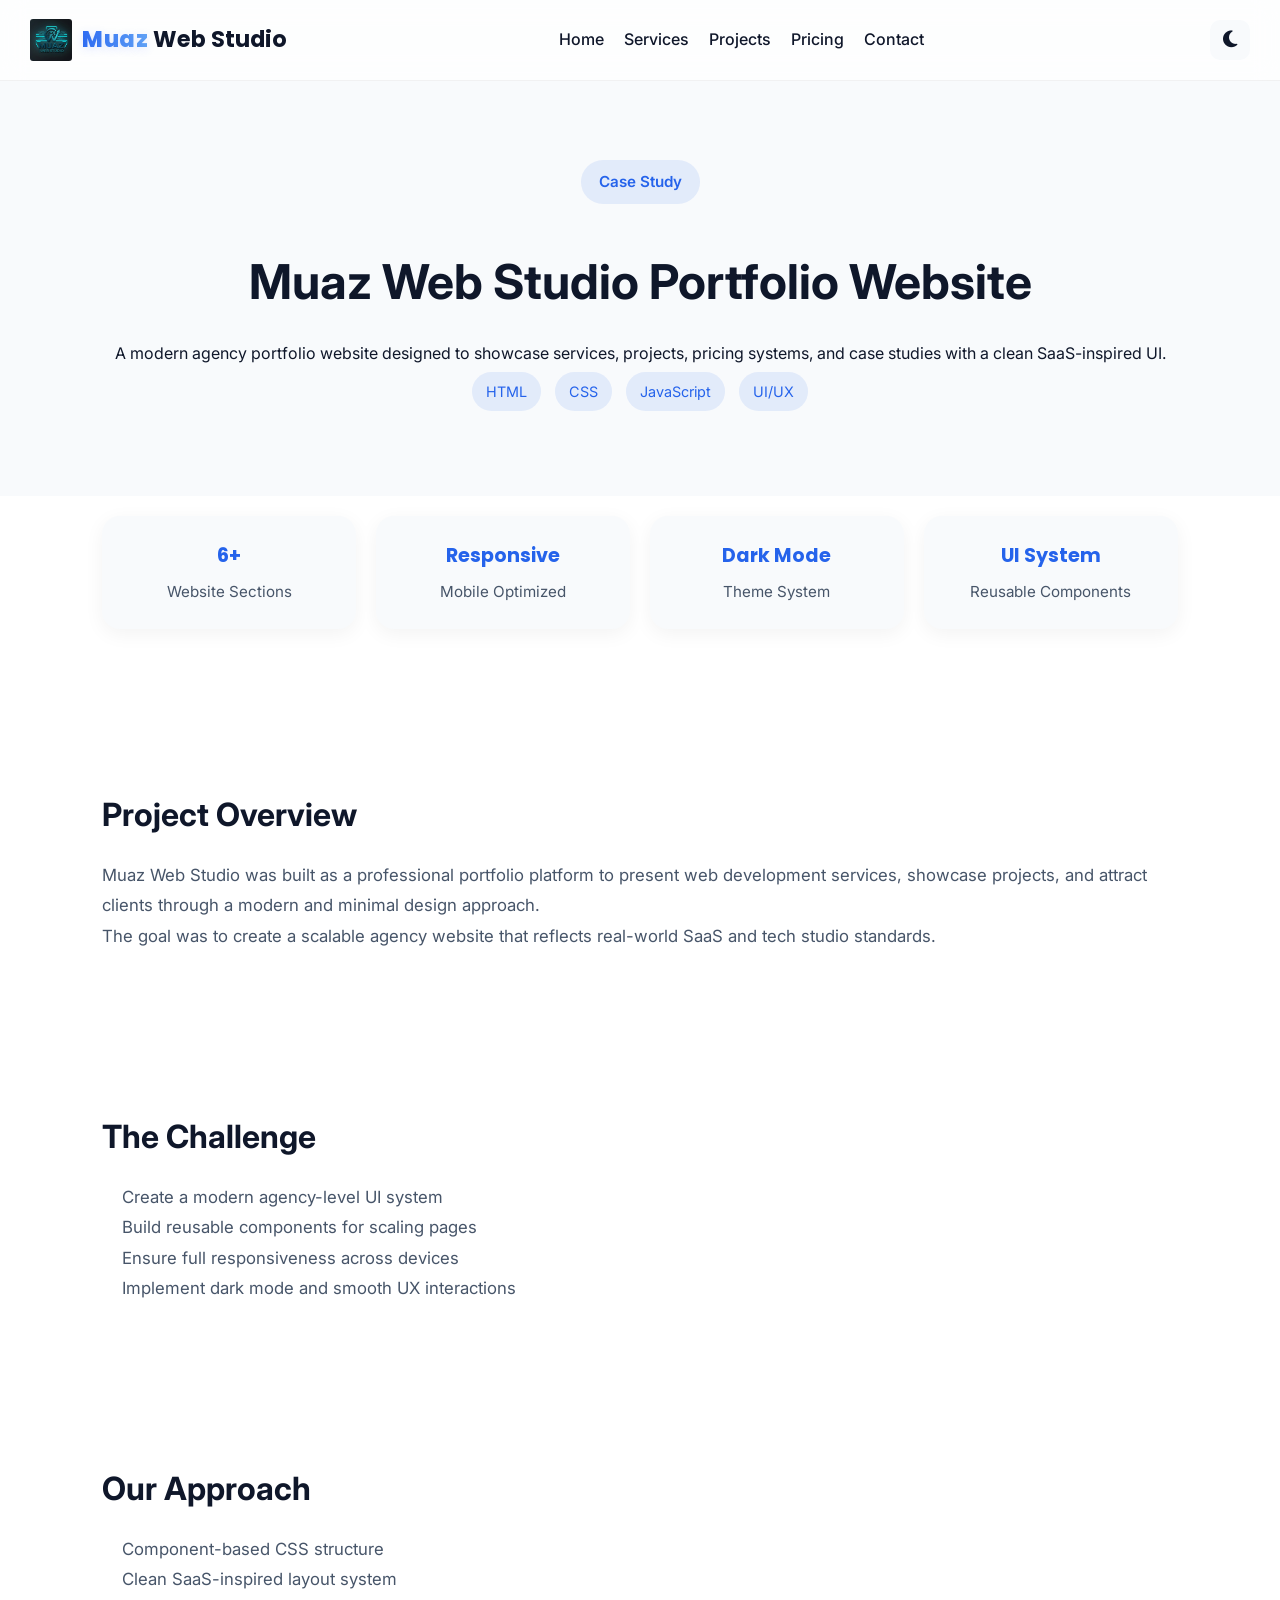
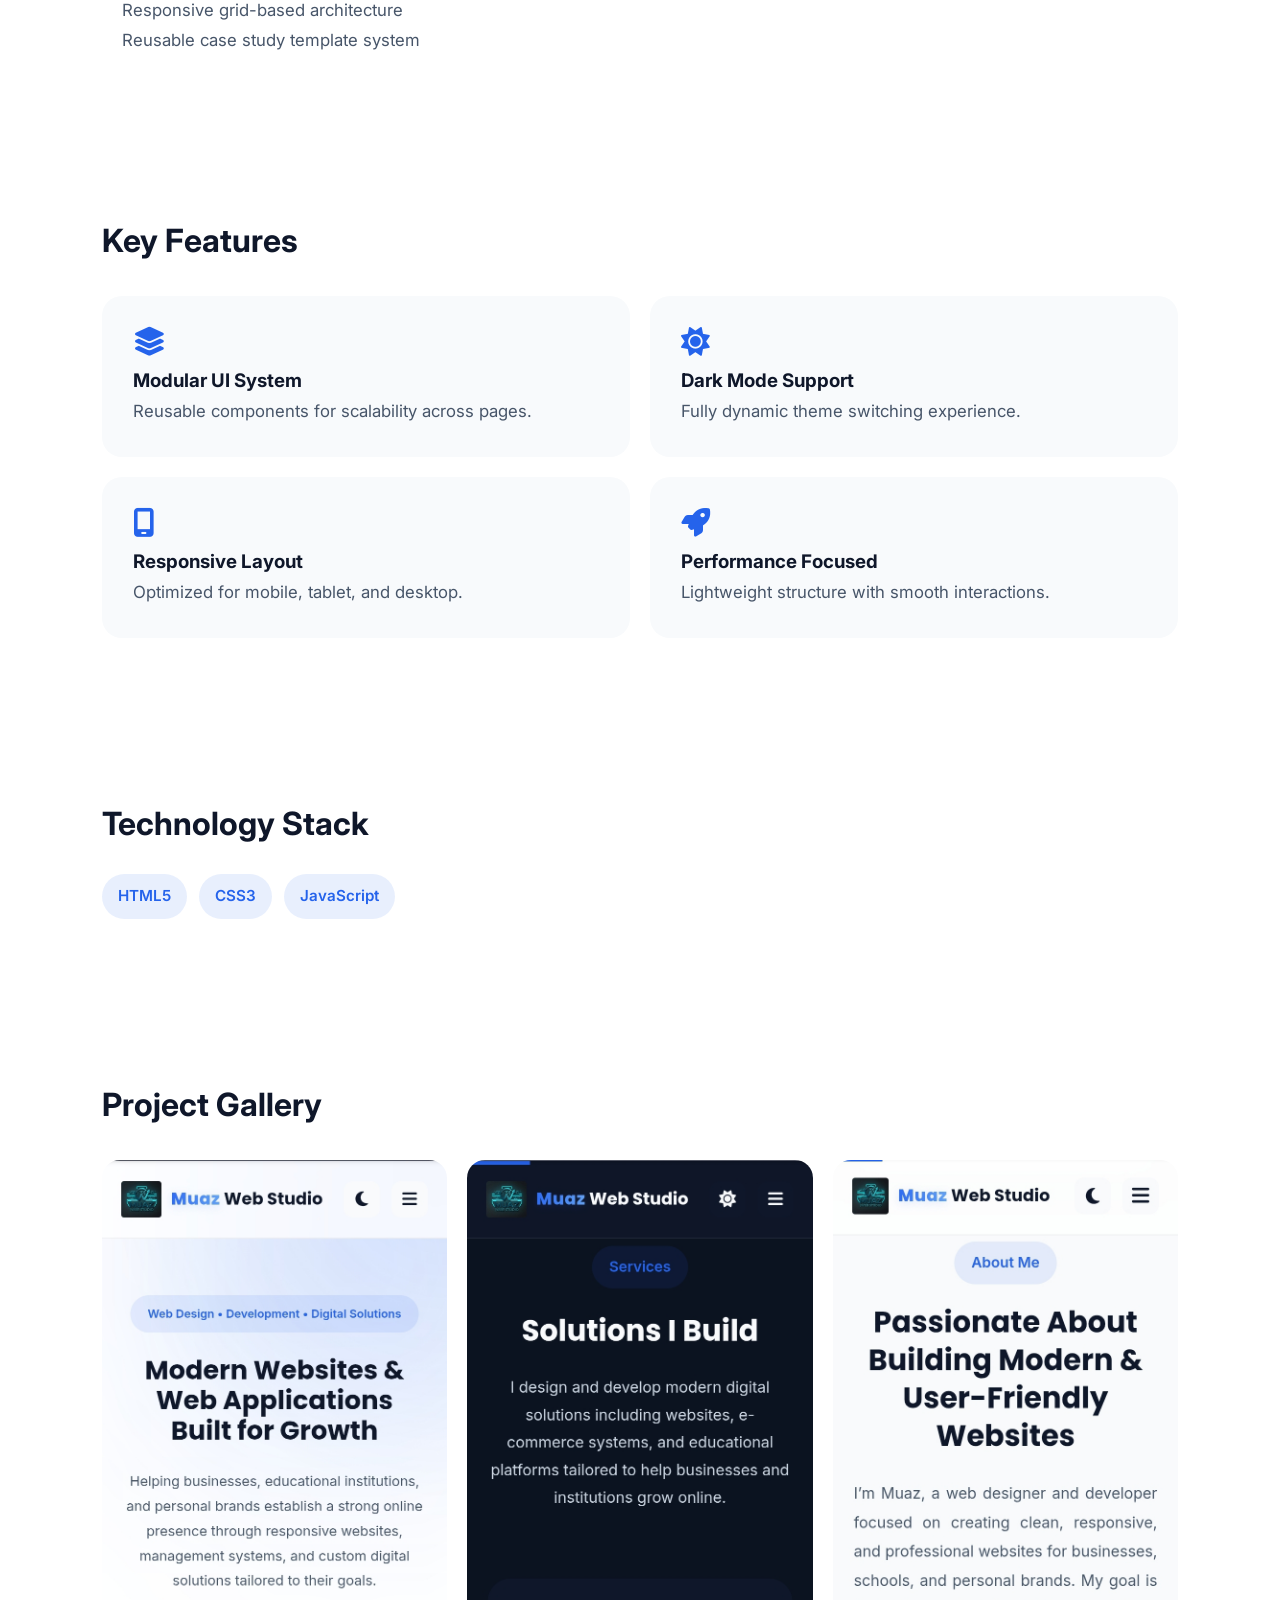
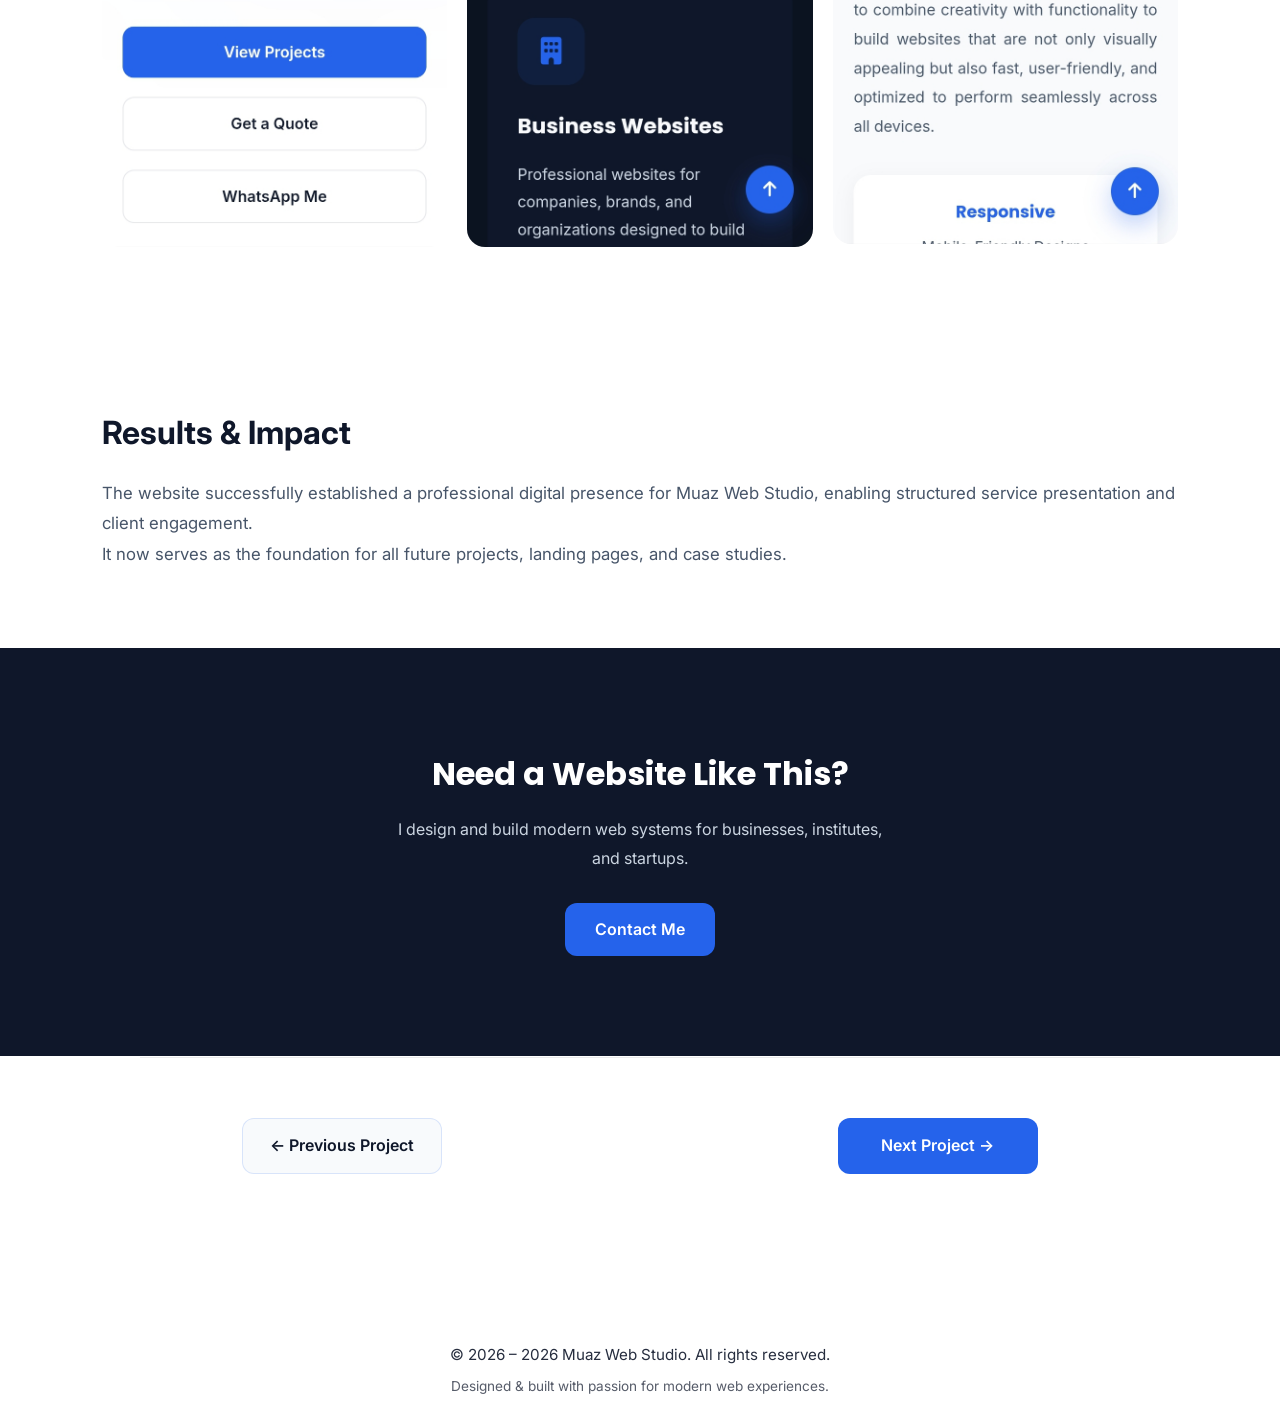
<file: muaz-web-studio-case-study.html>
<!DOCTYPE html>
<html lang="en">
<head>
  <meta charset="UTF-8">
  <meta name="viewport" content="width=device-width, initial-scale=1.0">
  <title>Muaz Web Studio Case Study</title>

  <link rel="preconnect" href="https://fonts.googleapis.com">
  <link rel="preconnect" href="https://fonts.gstatic.com" crossorigin>
  <link href="https://fonts.googleapis.com/css2?family=Inter:wght@400;500;600&family=Poppins:wght@500;600;700;800&display=swap" rel="stylesheet">

  <link rel="stylesheet" href="https://cdnjs.cloudflare.com/ajax/libs/font-awesome/6.5.2/css/all.min.css">
  <link rel="stylesheet" href="style.css">
</head>

<body>

  <div id="progress-bar"></div>

  <!-- ================= NAVBAR ================= -->
  <header>
    <nav class="navbar">

      <a href="index.html" class="logo">
        <img src="images/logo.png" alt="Logo">
        <span><b class="brand-name">Muaz</b> Web Studio</span>
      </a>

      <ul class="nav-links" id="navLinks">
        <li><a href="index.html">Home</a></li>
        <li><a href="index.html#services">Services</a></li>
        <li><a href="index.html#projects">Projects</a></li>
        <li><a href="pricing.html">Pricing</a></li>
        <li><a href="index.html#contact">Contact</a></li>
      </ul>

      <div class="nav-actions">
        <div class="theme-toggle" id="themeToggle">
          <i class="fa-solid fa-moon"></i>
        </div>
        <div class="hamburger" id="hamburger">
          <i class="fa-solid fa-bars"></i>
        </div>
      </div>

    </nav>
  </header>

  <!-- ================= HERO ================= -->
  <section class="case-hero reveal">

    <div class="case-hero-content">

      <p class="section-tag">Case Study</p>

      <h1>Muaz Web Studio Portfolio Website</h1>

      <p>
        A modern agency portfolio website designed to showcase services,
        projects, pricing systems, and case studies with a clean SaaS-inspired UI.
      </p>

      <div class="case-tags">
        <span>HTML</span>
        <span>CSS</span>
        <span>JavaScript</span>
        <span>UI/UX</span>
      </div>

    </div>

  </section>

  <!-- ================= PROJECT STATISTICS ================= -->
  <section class="case-stats reveal">

    <div class="stat-box">
      <h3>6+</h3>
      <p>Website Sections</p>
    </div>

    <div class="stat-box">
      <h3>Responsive</h3>
      <p>Mobile Optimized</p>
    </div>

    <div class="stat-box">
      <h3>Dark Mode</h3>
      <p>Theme System</p>
    </div>

    <div class="stat-box">
      <h3>UI System</h3>
      <p>Reusable Components</p>
    </div>

  </section>

  <!-- ================= OVERVIEW ================= -->
  <section class="case-section reveal">

    <h2>Project Overview</h2>

    <p>
      Muaz Web Studio was built as a professional portfolio platform to present
      web development services, showcase projects, and attract clients through
      a modern and minimal design approach.
    </p>

    <p>
      The goal was to create a scalable agency website that reflects real-world
      SaaS and tech studio standards.
    </p>

  </section>

  <!-- ================= CHALLENGE ================= -->
  <section class="case-section reveal">

    <h2>The Challenge</h2>

    <ul>
      <li>Create a modern agency-level UI system</li>
      <li>Build reusable components for scaling pages</li>
      <li>Ensure full responsiveness across devices</li>
      <li>Implement dark mode and smooth UX interactions</li>
    </ul>

  </section>

  <!-- ================= SOLUTION ================= -->
  <section class="case-section reveal">

    <h2>Our Approach</h2>

    <ul>
      <li>Component-based CSS structure</li>
      <li>Clean SaaS-inspired layout system</li>
      <li>Responsive grid-based architecture</li>
      <li>Reusable case study template system</li>
    </ul>

  </section>

  <!-- ================= FEATURES ================= -->
  <section class="case-section reveal">

    <h2>Key Features</h2>

    <div class="case-grid">

      <div class="case-card">
        <i class="fa-solid fa-layer-group"></i>
        <h3>Modular UI System</h3>
        <p>Reusable components for scalability across pages.</p>
      </div>

      <div class="case-card">
        <i class="fa-solid fa-sun"></i>
        <h3>Dark Mode Support</h3>
        <p>Fully dynamic theme switching experience.</p>
      </div>

      <div class="case-card">
        <i class="fa-solid fa-mobile-screen"></i>
        <h3>Responsive Layout</h3>
        <p>Optimized for mobile, tablet, and desktop.</p>
      </div>

      <div class="case-card">
        <i class="fa-solid fa-rocket"></i>
        <h3>Performance Focused</h3>
        <p>Lightweight structure with smooth interactions.</p>
      </div>

    </div>

  </section>

  <!-- ================= TECHNOLOGY ================= -->
  <section class="case-section reveal">

    <h2>Technology Stack</h2>

    <div class="tech-stack">
      <span>HTML5</span>
      <span>CSS3</span>
      <span>JavaScript</span>
    </div>

  </section>

  <!-- ================= GALLERY ================= -->
  <section class="case-section reveal">

    <h2>Project Gallery</h2>

    <div class="gallery-grid">

      <img src="screenshots/muaz-web-studio.jpg" alt="Homepage">
      <img src="screenshots/muaz-web-studio-cta.png" alt="Services Section">
      <img src="screenshots/muaz-web-studio-exam.png" alt="Projects Section">

    </div>

  </section>

  <!-- ================= RESULTS ================= -->
  <section class="case-section reveal">

    <h2>Results & Impact</h2>

    <p>
      The website successfully established a professional digital presence for Muaz Web Studio,
      enabling structured service presentation and client engagement.
    </p>

    <p>
      It now serves as the foundation for all future projects, landing pages, and case studies.
    </p>

  </section>

  <!-- ================= CTA ================= -->
  <section class="case-cta reveal">

    <h2>Need a Website Like This?</h2>

    <p>
      I design and build modern web systems for businesses, institutes, and startups.
    </p>

    <a href="index.html#contact" class="primary-btn">Contact Me</a>

  </section>

  <!-- ================= NAVIGATION ================= -->
  
  <section class="project-navigation reveal">

  <a href="darululum-case-study.html"
     class="prev-project">
     ← Previous Project
  </a>

  <a href="albayan-portal-case-study.html"
     class="next-project">
     Next Project →
  </a>

</section>

  <!-- ================= FOOTER ================= -->
  <footer class="footer">
    <p>© 2026 – <span id="year"></span> Muaz Web Studio. All rights reserved.</p>
    <p style="margin-top:8px; font-size:0.85rem; opacity:0.7;">
      Designed & built with passion for modern web experiences.
    </p>
  </footer>

  <script src="script.js"></script>

</body>
</html>
</file>
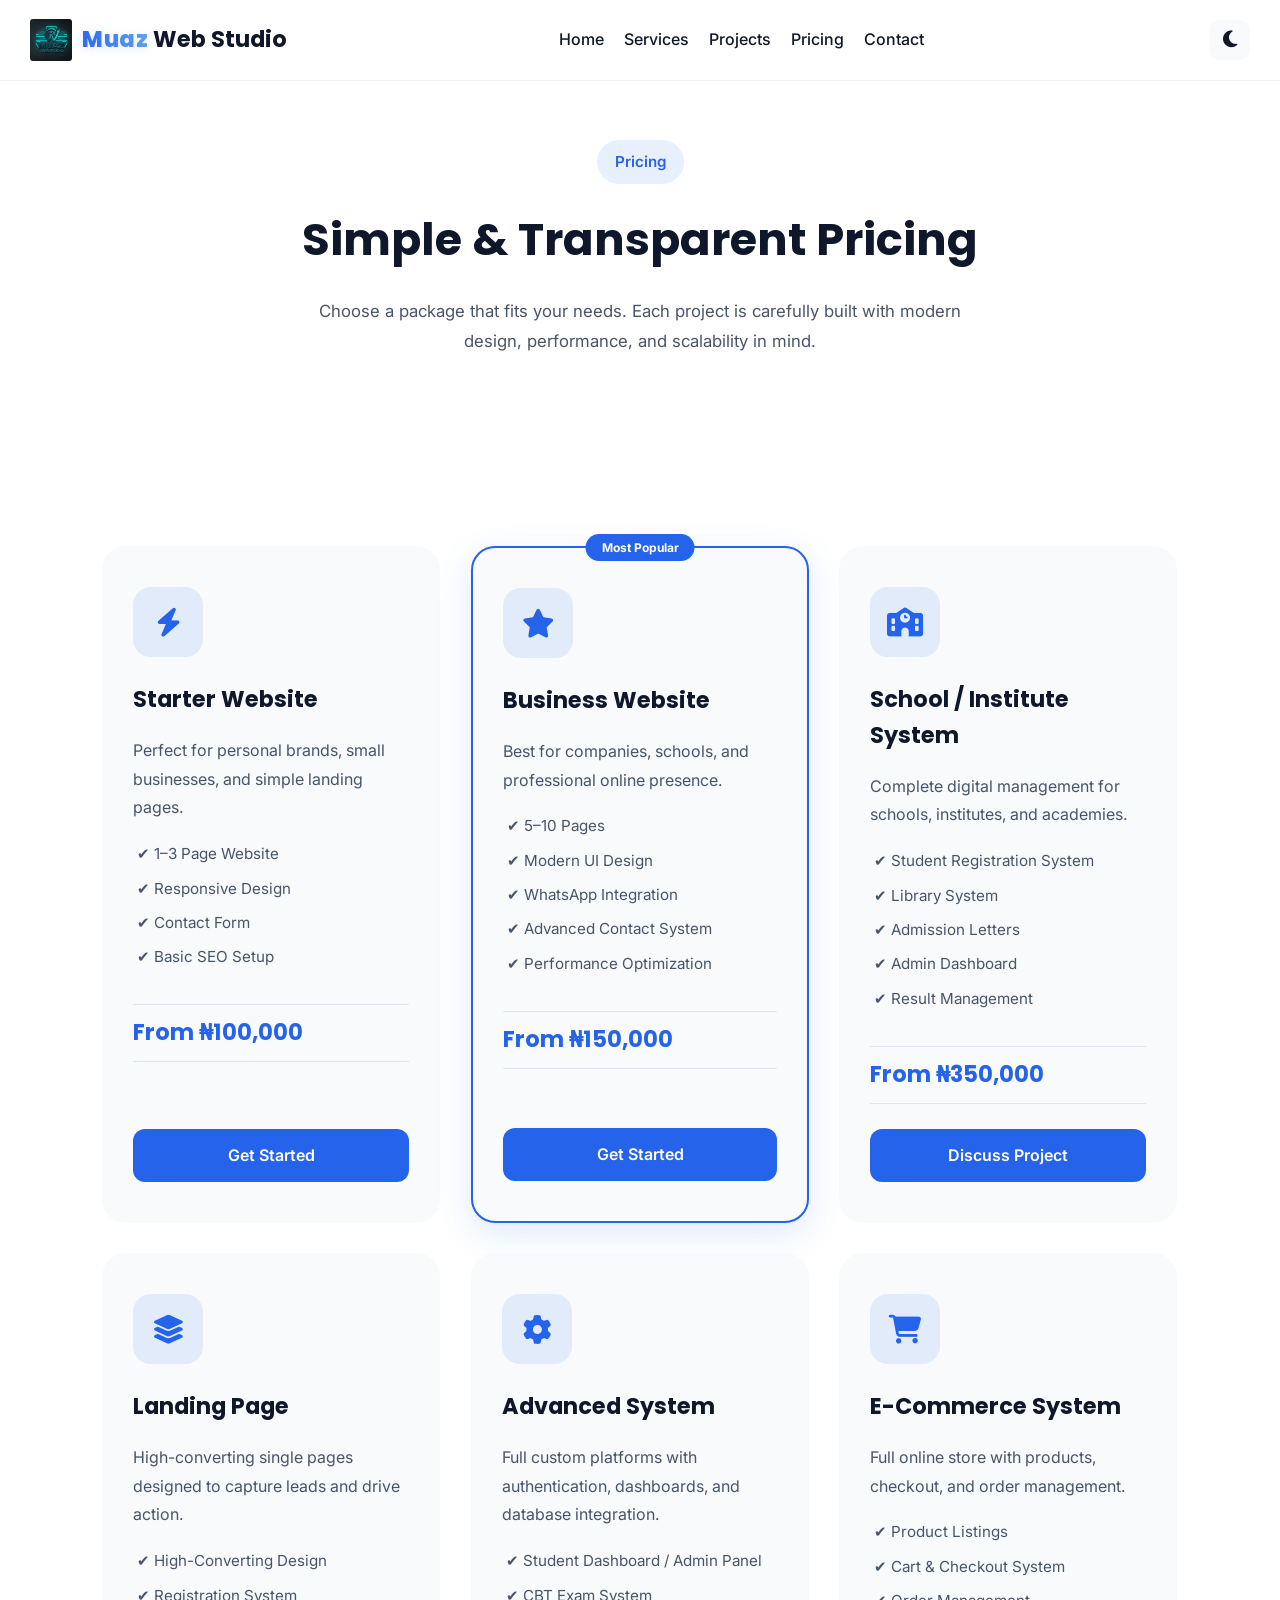
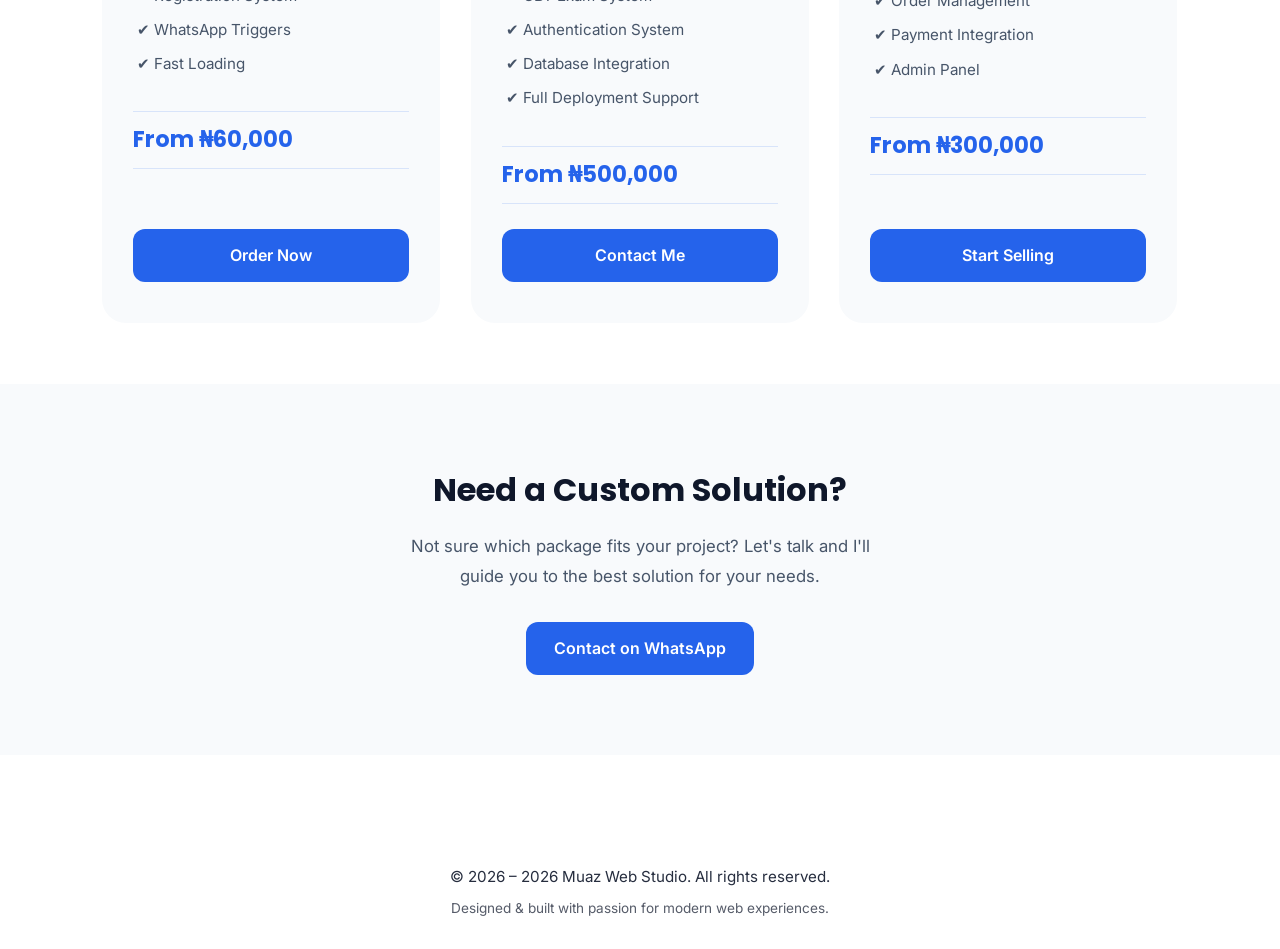
<file: pricing.html>
<!DOCTYPE html>
<html lang="en">
<head>
  <meta charset="UTF-8">
  <meta name="viewport" content="width=device-width, initial-scale=1.0">
  <title>Pricing | Muaz Web Studio</title>

  <!-- Google Fonts -->
  <link rel="preconnect" href="https://fonts.googleapis.com">
  <link rel="preconnect" href="https://fonts.gstatic.com" crossorigin>
  <link href="https://fonts.googleapis.com/css2?family=Inter:wght@400;500;600&family=Poppins:wght@500;600;700;800&display=swap" rel="stylesheet">

  <!-- Favicons -->
  <link rel="icon" type="image/png" href="/favicon.ico">
  <link rel="apple-touch-icon" sizes="180x180" href="/apple-touch-icon.png">
  <link rel="icon" type="image/png" sizes="32x32" href="/favicon-32x32.png">
  <link rel="icon" type="image/png" sizes="16x16" href="/favicon-16x16.png">
  <link rel="manifest" href="/site.webmanifest">

  <!-- Font Awesome (CDN — same as index.html) -->
  <link rel="stylesheet"
    href="https://cdnjs.cloudflare.com/ajax/libs/font-awesome/6.5.2/css/all.min.css">

  <link rel="stylesheet" href="style.css">
</head>

<!-- FIX: Only ONE <body> tag, with the pricing-page class here -->
<body class="pricing-page">
    
    <div id="progress-bar"></div>

<!-- ================= NAVBAR ================= -->
<header>
  <nav class="navbar">

    <a href="index.html" class="logo">
      <img src="images/logo.png" alt="Muaz Web Studio Logo">
      <span><b class="brand-name">Muaz</b> Web Studio</span>
    </a>

    <ul class="nav-links" id="navLinks">
      <li><a href="index.html">Home</a></li>
      <li><a href="index.html#services">Services</a></li>
      <li><a href="index.html#projects">Projects</a></li>
      <li><a href="pricing.html" class="active">Pricing</a></li>
      <li><a href="index.html#contact">Contact</a></li>
    </ul>

    <div class="nav-actions">
      <div class="theme-toggle" id="themeToggle">
        <i class="fa-solid fa-moon"></i>
      </div>
      <div class="hamburger" id="hamburger">
        <i class="fa-solid fa-bars"></i>
      </div>
    </div>

  </nav>
</header>


<!-- ================= PRICING HERO ================= -->
<section class="pricing-hero reveal">

  <div class="section-header">

    <p class="section-tag">Pricing</p>

    <h2>Simple & Transparent Pricing</h2>

    <p class="section-description">
      Choose a package that fits your needs. Each project is carefully
      built with modern design, performance, and scalability in mind.
    </p>

  </div>

</section>


<!-- ================= PRICING GRID ================= -->
<section class="pricing-section reveal">

  <div class="services-grid pricing-grid-4">

    <!-- STARTER -->
    <div class="service-card">

      <div class="service-icon">
        <i class="fa-solid fa-bolt"></i>
      </div>

      <h3>Starter Website</h3>

      <p>
        Perfect for personal brands, small businesses, and simple landing pages.
      </p>

      <ul class="pricing-list">
        <li>✔ 1–3 Page Website</li>
        <li>✔ Responsive Design</li>
        <li>✔ Contact Form</li>
        <li>✔ Basic SEO Setup</li>
      </ul>

      <div class="price-tag">From ₦100,000</div>

      <a href="https://wa.me/2347059728014" class="primary-btn">
        Get Started
      </a>

    </div>

    <!-- BUSINESS (featured) -->
    <div class="service-card featured-plan">

      <div class="service-icon">
        <i class="fa-solid fa-star"></i>
      </div>

      <h3>Business Website</h3>

      <p>
        Best for companies, schools, and professional online presence.
      </p>

      <ul class="pricing-list">
        <li>✔ 5–10 Pages</li>
        <li>✔ Modern UI Design</li>
        <li>✔ WhatsApp Integration</li>
        <li>✔ Advanced Contact System</li>
        <li>✔ Performance Optimization</li>
      </ul>

      <div class="price-tag">From ₦150,000</div>

      <a href="https://wa.me/2347059728014" class="primary-btn">
        Get Started
      </a>

    </div>

    <!-- SCHOOL SYSTEM -->
    <div class="service-card">

      <div class="service-icon">
        <i class="fa-solid fa-school"></i>
      </div>

      <h3>School / Institute System</h3>

      <p>
        Complete digital management for schools, institutes, and academies.
      </p>

      <ul class="pricing-list">
        <li>✔ Student Registration System</li>
        <li>✔ Library System</li>
        <li>✔ Admission Letters</li>
        <li>✔ Admin Dashboard</li>
        <li>✔ Result Management</li>
      </ul>

      <div class="price-tag">From ₦350,000</div>

      <a href="https://wa.me/2347059728014" class="primary-btn">
        Discuss Project
      </a>

    </div>
    
    <!-- LANDING PAGE -->
<div class="service-card">

  <div class="service-icon">
    <i class="fa-solid fa-layer-group"></i>
  </div>

  <h3>Landing Page</h3>

  <p>
    High-converting single pages designed to capture leads and drive action.
  </p>

  <ul class="pricing-list">
    <li>✔ High-Converting Design</li>
    <li>✔ Registration System</li>
    <li>✔ WhatsApp Triggers</li>
    <li>✔ Fast Loading</li>
  </ul>

  <div class="price-tag">From ₦60,000</div>

  <a href="https://wa.me/2347059728014" class="primary-btn">
    Order Now
  </a>

</div>

<!-- ADVANCED SYSTEM -->
<div class="service-card">

  <div class="service-icon">
    <i class="fa-solid fa-gear"></i>
  </div>

  <h3>Advanced System</h3>

  <p>
    Full custom platforms with authentication, dashboards, and database integration.
  </p>

  <ul class="pricing-list">
    <li>✔ Student Dashboard / Admin Panel</li>
    <li>✔ CBT Exam System</li>
    <li>✔ Authentication System</li>
    <li>✔ Database Integration</li>
    <li>✔ Full Deployment Support</li>
  </ul>

  <div class="price-tag">From ₦500,000</div>

  <a href="https://wa.me/2347059728014" class="primary-btn">
    Contact Me
  </a>

</div>

    <!-- E-COMMERCE -->
    <div class="service-card">

      <div class="service-icon">
        <i class="fa-solid fa-cart-shopping"></i>
      </div>

      <h3>E-Commerce System</h3>

      <p>
        Full online store with products, checkout, and order management.
      </p>

      <ul class="pricing-list">
        <li>✔ Product Listings</li>
        <li>✔ Cart & Checkout System</li>
        <li>✔ Order Management</li>
        <li>✔ Payment Integration</li>
        <li>✔ Admin Panel</li>
      </ul>

      <div class="price-tag">From ₦300,000</div>

      <a href="https://wa.me/2347059728014" class="primary-btn">
        Start Selling
      </a>

    </div>

  </div>

</section>


<!-- ================= CTA SECTION ================= -->
<section class="pricing-cta reveal">

  <h2>Need a Custom Solution?</h2>

  <p>
    Not sure which package fits your project? Let's talk and I'll guide you
    to the best solution for your needs.
  </p>

  <a href="https://wa.me/2347059728014" class="primary-btn">
    Contact on WhatsApp
  </a>

</section>



<!-- ================= FOOTER ================= -->

<footer class="footer">

  <p>
  © 2026 – <span id="year"></span> Muaz Web Studio. All rights reserved.
</p>

  <p style="margin-top:8px; font-size:0.85rem; opacity:0.7;">
    Designed & built with passion for modern web experiences.
  </p>

</footer>


<!-- FIX: script.js linked so .reveal animations actually fire -->
<script src="script.js"></script>

</body>
</html>
</file>
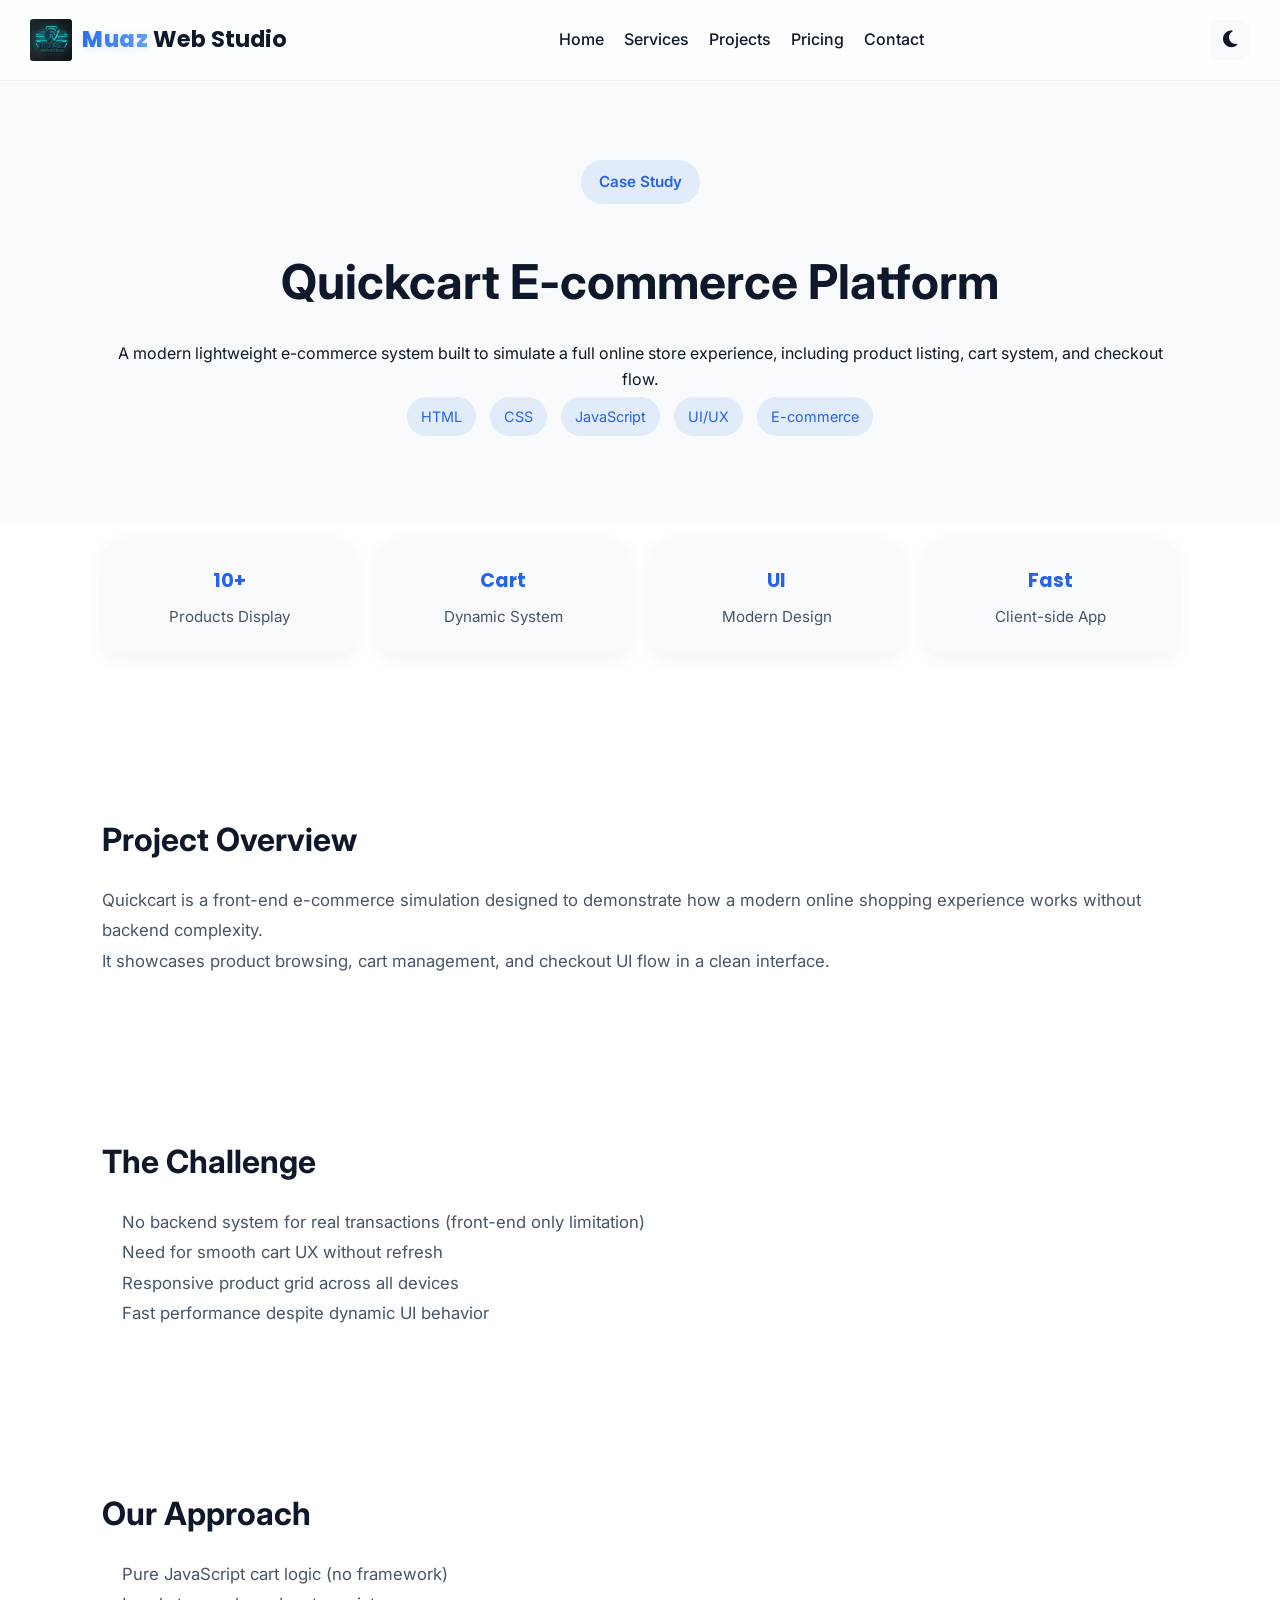
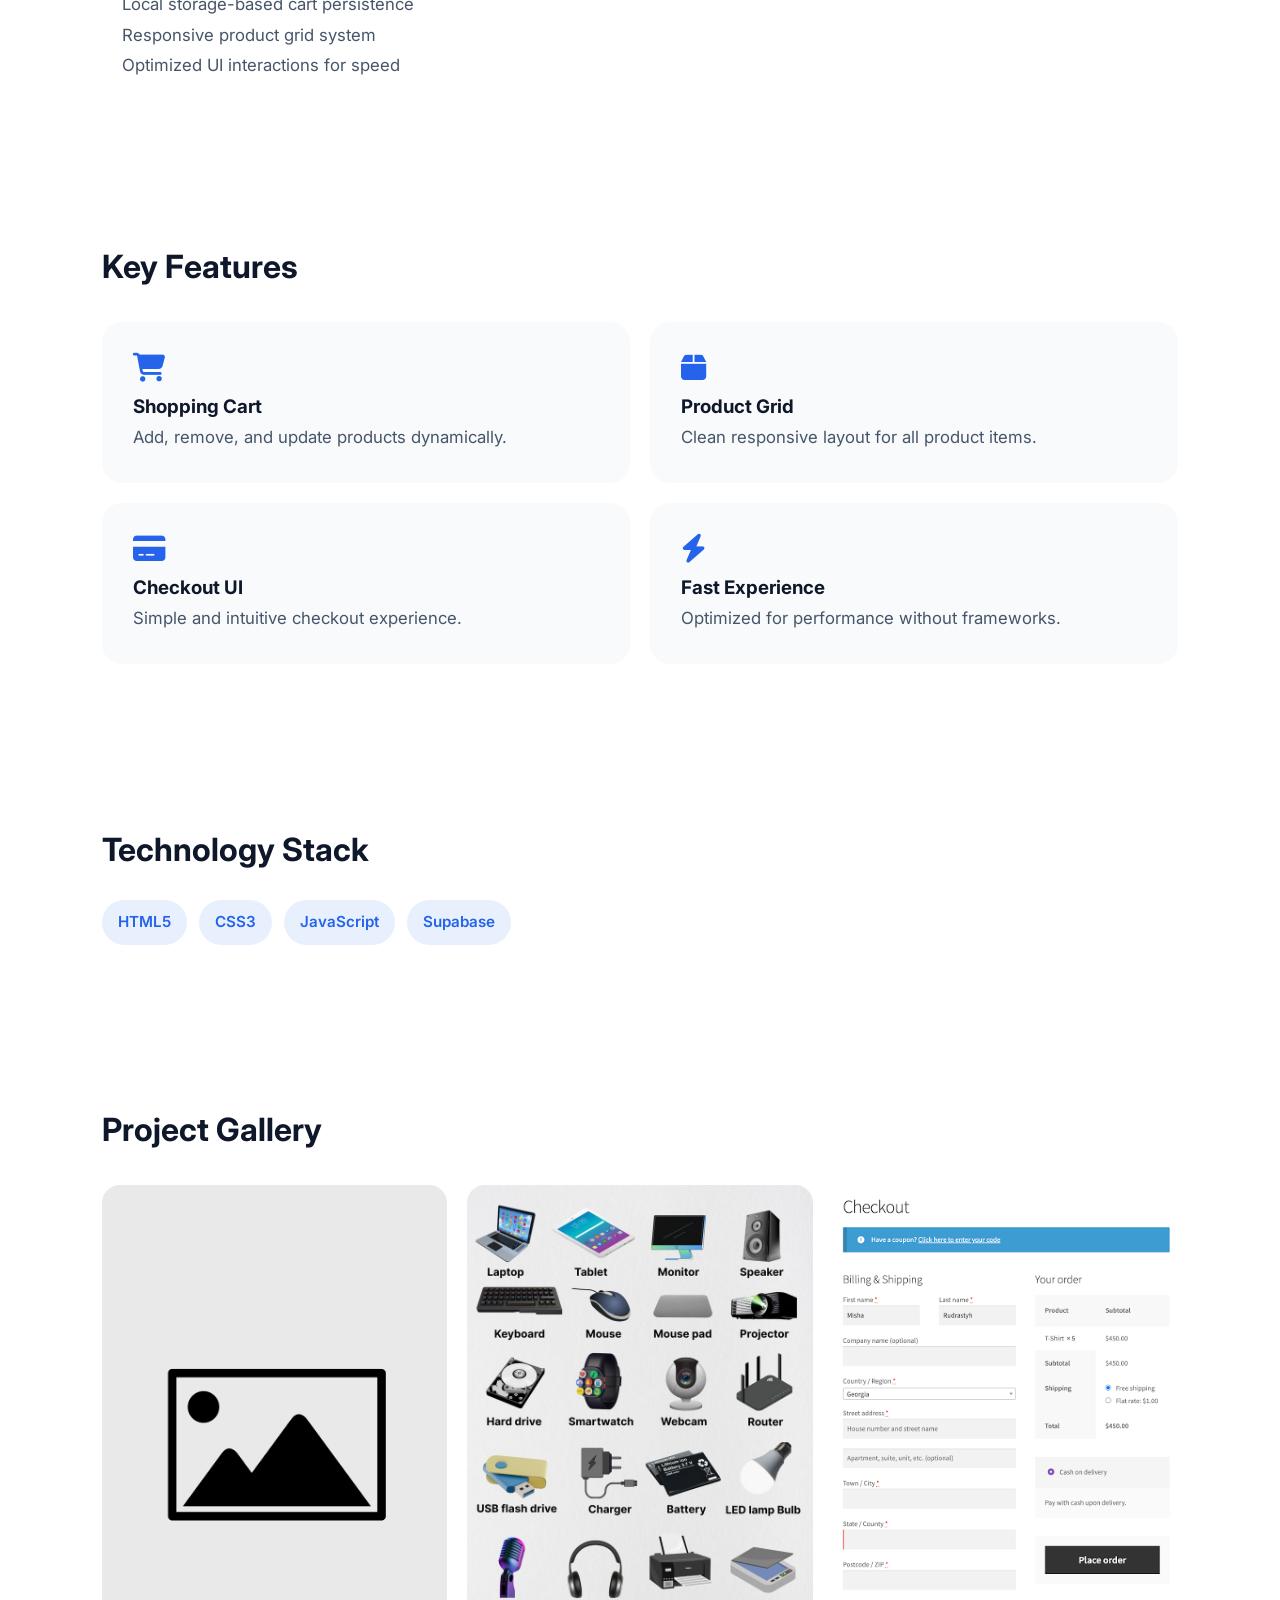
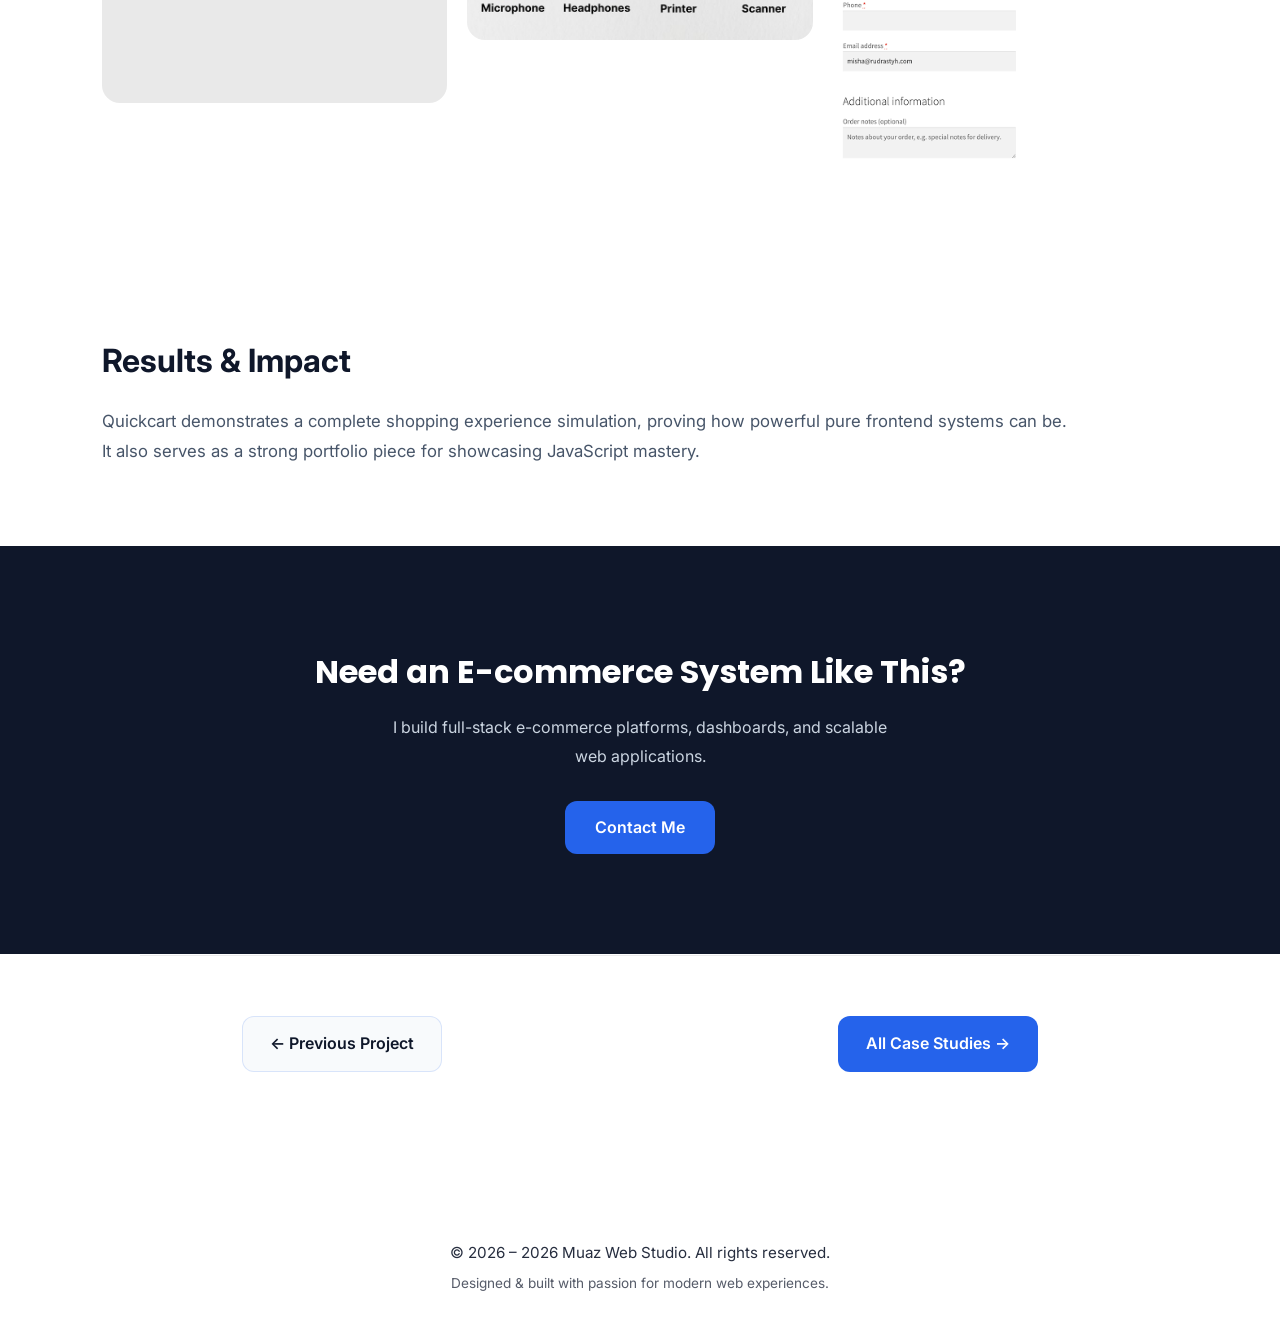
<file: quickcart-case-study.html>
<!DOCTYPE html>
<html lang="en">
<head>
  <meta charset="UTF-8">
  <meta name="viewport" content="width=device-width, initial-scale=1.0">
  <title>Quickcart E-commerce Case Study | Muaz Web Studio</title>

  <link rel="preconnect" href="https://fonts.googleapis.com">
  <link rel="preconnect" href="https://fonts.gstatic.com" crossorigin>
  <link href="https://fonts.googleapis.com/css2?family=Inter:wght@400;500;600&family=Poppins:wght@500;600;700;800&display=swap" rel="stylesheet">

  <link rel="stylesheet" href="https://cdnjs.cloudflare.com/ajax/libs/font-awesome/6.5.2/css/all.min.css">
  <link rel="stylesheet" href="style.css">
</head>

<body>

  <div id="progress-bar"></div>

  <!-- ================= NAVBAR ================= -->
  <header>
    <nav class="navbar">

      <a href="index.html" class="logo">
        <img src="images/logo.png" alt="Logo">
        <span><b class="brand-name">Muaz</b> Web Studio</span>
      </a>

      <ul class="nav-links" id="navLinks">
        <li><a href="index.html">Home</a></li>
        <li><a href="index.html#services">Services</a></li>
        <li><a href="index.html#projects">Projects</a></li>
        <li><a href="pricing.html">Pricing</a></li>
        <li><a href="index.html#contact">Contact</a></li>
      </ul>

      <div class="nav-actions">
        <div class="theme-toggle" id="themeToggle">
          <i class="fa-solid fa-moon"></i>
        </div>
        <div class="hamburger" id="hamburger">
          <i class="fa-solid fa-bars"></i>
        </div>
      </div>

    </nav>
  </header>

  <!-- ================= HERO ================= -->
  <section class="case-hero reveal">

    <div class="case-hero-content">

      <p class="section-tag">Case Study</p>

      <h1>Quickcart E-commerce Platform</h1>

      <p>
        A modern lightweight e-commerce system built to simulate a full online store experience,
        including product listing, cart system, and checkout flow.
      </p>

      <div class="case-tags">
        <span>HTML</span>
        <span>CSS</span>
        <span>JavaScript</span>
        <span>UI/UX</span>
        <span>E-commerce</span>
      </div>

    </div>

  </section>

  <!-- ================= PROJECT STATS ================= -->
  <section class="case-stats reveal">

    <div class="stat-box">
      <h3>10+</h3>
      <p>Products Display</p>
    </div>

    <div class="stat-box">
      <h3>Cart</h3>
      <p>Dynamic System</p>
    </div>

    <div class="stat-box">
      <h3>UI</h3>
      <p>Modern Design</p>
    </div>

    <div class="stat-box">
      <h3>Fast</h3>
      <p>Client-side App</p>
    </div>

  </section>

  <!-- ================= OVERVIEW ================= -->
  <section class="case-section reveal">

    <h2>Project Overview</h2>

    <p>
      Quickcart is a front-end e-commerce simulation designed to demonstrate how a modern
      online shopping experience works without backend complexity.
    </p>

    <p>
      It showcases product browsing, cart management, and checkout UI flow in a clean interface.
    </p>

  </section>

  <!-- ================= CHALLENGE ================= -->
  <section class="case-section reveal">

    <h2>The Challenge</h2>

    <ul>
      <li>No backend system for real transactions (front-end only limitation)</li>
      <li>Need for smooth cart UX without refresh</li>
      <li>Responsive product grid across all devices</li>
      <li>Fast performance despite dynamic UI behavior</li>
    </ul>

  </section>

  <!-- ================= SOLUTION ================= -->
  <section class="case-section reveal">

    <h2>Our Approach</h2>

    <ul>
      <li>Pure JavaScript cart logic (no framework)</li>
      <li>Local storage-based cart persistence</li>
      <li>Responsive product grid system</li>
      <li>Optimized UI interactions for speed</li>
    </ul>

  </section>

  <!-- ================= FEATURES ================= -->
  <section class="case-section reveal">

    <h2>Key Features</h2>

    <div class="case-grid">

      <div class="case-card">
        <i class="fa-solid fa-cart-shopping"></i>
        <h3>Shopping Cart</h3>
        <p>Add, remove, and update products dynamically.</p>
      </div>

      <div class="case-card">
        <i class="fa-solid fa-box"></i>
        <h3>Product Grid</h3>
        <p>Clean responsive layout for all product items.</p>
      </div>

      <div class="case-card">
        <i class="fa-solid fa-credit-card"></i>
        <h3>Checkout UI</h3>
        <p>Simple and intuitive checkout experience.</p>
      </div>

      <div class="case-card">
        <i class="fa-solid fa-bolt"></i>
        <h3>Fast Experience</h3>
        <p>Optimized for performance without frameworks.</p>
      </div>

    </div>

  </section>

  <!-- ================= TECHNOLOGY ================= -->
  <section class="case-section reveal">

    <h2>Technology Stack</h2>

    <div class="tech-stack">
      <span>HTML5</span>
      <span>CSS3</span>
      <span>JavaScript</span>
      <span>Supabase</span>
    </div>

  </section>

  <!-- ================= GALLERY ================= -->
  <section class="case-section reveal">

    <h2>Project Gallery</h2>

    <div class="gallery-grid">

      <img src="screenshots/quickcart-home.png" alt="Store Front">
      <img src="screenshots/quickcart-cart.png" alt="Cart System">
      <img src="screenshots/quickcart-checkout.png" alt="Checkout Page">

    </div>

  </section>

  <!-- ================= RESULTS ================= -->
  <section class="case-section reveal">

    <h2>Results & Impact</h2>

    <p>
      Quickcart demonstrates a complete shopping experience simulation,
      proving how powerful pure frontend systems can be.
    </p>

    <p>
      It also serves as a strong portfolio piece for showcasing JavaScript mastery.
    </p>

  </section>

  <!-- ================= CTA ================= -->
  <section class="case-cta reveal">

    <h2>Need an E-commerce System Like This?</h2>

    <p>
      I build full-stack e-commerce platforms, dashboards, and scalable web applications.
    </p>

    <a href="index.html#contact" class="primary-btn">Contact Me</a>

  </section>

  <!-- ================= NAVIGATION ================= -->
  <section class="project-navigation reveal">

    <a href="darululum-landing-case-study.html"
    class="prev-project">← Previous Project</a>
    <a href="case-studies.html"
    class="next-project">All Case Studies →</a>

  </section>

  <!-- ================= FOOTER ================= -->
  <footer class="footer">
    <p>© 2026 – <span id="year"></span> Muaz Web Studio. All rights reserved.</p>
    <p style="margin-top:8px; font-size:0.85rem; opacity:0.7;">
      Designed & built with passion for modern web experiences.
    </p>
  </footer>

  <script src="script.js"></script>

</body>
</html>
</file>
<file: style.css>
/* =========================
   GLOBAL STYLES
========================= */
:root{
  --primary-color: #2563EB;
  --dark-color: #0F172A;
  --white-color: #FFFFFF;
  --gray-color: #E5E7EB;
  --text-color: #475569;
  --light-bg: #F8FAFC;
}

/* DARK MODE VARIABLES */
body.dark{
  --white-color: #0B1220;
  --dark-color: #F8FAFC;
  --text-color: #CBD5E1;
  --light-bg: #0F172A;
  --gray-color: #1E293B;
}

body.dark header{
  background: rgba(15,23,42,0.75);
  border-bottom: 1px solid rgba(255,255,255,0.08);
}

body.dark footer{
  background: rgba(15,23,42,0.75);
  border-bottom: 1px solid rgba(255,255,255,0.08);
}

body.dark .code-card{
  background: #0B1220;
}

body.dark .code-card pre{
  color: #CBD5E1;
}

*{
  margin: 0;
  padding: 0;
  box-sizing: border-box;
}

html{
  scroll-behavior: smooth;
}

body{
  font-family: 'Inter', sans-serif;
  background: var(--white-color);
  color: var(--dark-color);
  overflow-x: hidden;

  /* Improve text rendering */
  -webkit-font-smoothing: antialiased;
  -moz-osx-font-smoothing: grayscale;
  line-height: 1.6;
}

body,
html{
  overflow-x: hidden;
  max-width: 100%;
}

.navbar,
section,
.hero,
.about,
.services,
.projects,
.contact{
  max-width: 100%;
}

/* =========================
   REUSABLE
========================= */

a{
  text-decoration: none;
}

ul{
  list-style: none;
}

img{
  max-width: 100%;
  display: block;
}

section{
  padding: 110px 8%;
}

/* Prevent weird layout shifts on hover */
.service-card,
.project-card{
  will-change: transform;
}

.hero-text,
.about-content,
.section-header{
  max-width: 1100px;
  margin-inline: auto;
}

/* =========================
   NAVBAR
========================= */

header{
  width: 100%;
  position: fixed;
  top: 0;
  left: 0;
  z-index: 1000;

  backdrop-filter: blur(12px);

  background: rgba(255,255,255,0.75);

  border-bottom: 1px solid rgba(0,0,0,0.05);
}

.navbar{
  width: 100%;
  height: 80px;

  display: flex;
  align-items: center;
  justify-content: space-between;
  padding: 15px 30px;
}

.logo{
  display: flex;
  align-items: center;
  gap: 10px;

  font-family: 'Poppins', sans-serif;
  font-size: 1.4rem;
  font-weight: 700;

  color: var(--dark-color);
  text-decoration: none;
}

.logo:hover{
  opacity: 0.85;
  transform: translateY(-1px);
  transition: 0.3s ease;
}

.logo img{
  width: 42px;
  height: 42px;
  min-width: 42px;
  object-fit: cover;
  border-radius: 3px;
  flex-shrink: 0;
}

.brand-name{
  background: linear-gradient(90deg, #2f6df3, #64a5f6);
  background-clip: text;
  -webkit-background-clip: text;

  -webkit-text-fill-color: transparent;

  font-weight: 800;
  letter-spacing: 0.5px;
  text-shadow: 0 2px 10px rgba(37,99,235,0.15);
}

.logo span:hover .brand-name{
  transform: scale(1.05);
  transition: 0.3s ease;
}

.splash-logo{
  display: inline-block;
  margin-bottom: 20px;
}

.splash-logo img{
  width: 90px;
  height: 90px;
  object-fit: contain;

  border-radius: 20px;

  box-shadow: 0 10px 25px rgba(0,0,0,0.08);

  transition: 0.3s ease;
}

.splash-logo img:hover{
  transform: scale(1.05);
}

.nav-links{
  display: flex;
  align-items: center;
  gap: 20px;
  list-style: none;
  margin: 0;
  padding: 0;
}

.nav-links a{
  color: var(--dark-color);
  font-weight: 500;
  transition: 0.3s ease;
}

.nav-links a:hover{
  color: var(--primary-color);
}

.nav-links a.active{
  color: var(--primary-color);
  font-weight: 600;
  position: relative;
}

.nav-links a.active::after{
  content: "";
  position: absolute;
  left: 0;
  bottom: -4px;

  width: 100%;
  height: 2px;

  background: var(--primary-color);
}

.nav-btn{
  background: var(--primary-color);
  color: var(--white-color);
  padding: 12px 22px;
  border-radius: 10px;
  font-weight: 600;
  transition: 0.3s ease;
}

.nav-btn:hover{
  transform: translateY(-2px);
  opacity: 0.9;
}

/* =========================
   HAMBURGER MENU
========================= */

.hamburger{
  display: none;
  font-size: 1.5rem;
  cursor: pointer;
  color: var(--dark-color);
  align-items: center;
  justify-content: center;
}

.hamburger i,
.theme-toggle i {
  color: var(--dark-color);
  font-size: 1.2rem;
  display: inline-block;
  pointer-events: none;
}

.theme-toggle{
  margin-left: 15px;
  cursor: pointer;

  font-size: 1.2rem;

  color: var(--dark-color);

  display: flex;
  align-items: center;
  justify-content: center;

  width: 40px;
  height: 40px;

  border-radius: 10px;

  background: var(--light-bg);

  transition: 0.3s ease;
}

.theme-toggle:hover{
  transform: translateY(-2px);
}

/* =========================
   HERO SECTION
========================= */

.hero{
  min-height: 100vh;

  display: grid;
  grid-template-columns: repeat(2, 1fr);
  align-items: center;
  gap: 60px;

  padding-top: 140px;

  position: relative;

  background:
    radial-gradient(circle at top right,
    rgba(37,99,235,0.12),
    transparent 30%);
}

.hero::before{
  content:"";
  position:absolute;

  width:400px;
  height:400px;

  background:rgba(59,130,246,0.15);
  filter:blur(120px);

  top:-100px;
  right:-100px;

  z-index:-1;
}

/* LEFT SIDE */

.hero-tag{
  display: inline-block;

  background: rgba(37,99,235,0.1);
  color: var(--primary-color);

  padding: 10px 18px;
  border-radius: 30px;

  font-size: 0.95rem;
  font-weight: 600;

  margin-bottom: 24px;
}

.hero h1{
  font-family: 'Poppins', sans-serif;
  font-size: 4rem;
  line-height: 1.15;
  margin-bottom: 24px;
  color: var(--dark-color);
}

.hero-description{
  font-size: 1.1rem;
  line-height: 1.8;
  color: var(--text-color);

  max-width: 550px;

  margin-bottom: 35px;
}

.hero-buttons{
  display: flex;
  align-items: center;
  gap: 20px;
}

.primary-btn,
.secondary-btn{
  padding: 14px 28px;
  border-radius: 12px;
  font-weight: 600;
  transition: 0.3s ease;
}

.primary-btn{
  background: var(--primary-color);
  color: var(--white-color);
}

.primary-btn:hover{
  transform: translateY(-3px);
  box-shadow: 0 12px 25px rgba(37,99,235,0.35);
}

.secondary-btn{
  border: 1px solid var(--gray-color);
  color: var(--dark-color);
}

.secondary-btn:hover{
  background: var(--light-bg);
  border-color: rgba(37,99,235,0.2);
}

/* RIGHT SIDE */

.hero-image{
  display: flex;
  justify-content: center;
  align-items: center;
}

.code-card{
  width: 100%;
  max-width: 500px;

  background: var(--dark-color);
  color: #E2E8F0;

  border-radius: 24px;

  padding: 25px;

  border: 1px solid rgba(255,255,255,0.05);

  box-shadow:
    0 20px 50px rgba(15,23,42,0.2);
}

.code-header{
  display: flex;
  gap: 10px;
  margin-bottom: 20px;
}

.code-header span{
  width: 14px;
  height: 14px;
  border-radius: 50%;
}

.code-header span:nth-child(1){
  background: #EF4444;
}

.code-header span:nth-child(2){
  background: #F59E0B;
}

.code-header span:nth-child(3){
  background: #10B981;
}

.code-card pre{
  color: #E2E8F0;
  font-size: 1rem;
  line-height: 1.8;
  overflow-x: auto;
}

/* =========================
   ABOUT SECTION
========================= */

.about{
  display: grid;
  grid-template-columns: repeat(2, 1fr);
  gap: 70px;
  align-items: center;

  background: var(--light-bg);
}

/* LEFT SIDE */

.about-image{
  display: flex;
  justify-content: center;
}

.about-card{
  width: 100%;
  max-width: 420px;

  background: var(--white-color);

  padding: 50px 40px;

  border-radius: 24px;

  box-shadow:
    0 10px 40px rgba(0,0,0,0.06);

  text-align: center;

  transition: 0.3s ease;
}

.about-card:hover{
  transform: translateY(-6px);
}

.about-card i{
  width: 90px;
  height: 90px;

  display: flex;
  align-items: center;
  justify-content: center;

  margin: auto auto 25px;

  border-radius: 50%;

  background: rgba(37,99,235,0.1);

  color: var(--primary-color);

  font-size: 2rem;
}

.about-card i::before {
  display: inline-block;
}

.about-card h3{
  font-family: 'Poppins', sans-serif;
  font-size: 1.6rem;

  margin-bottom: 15px;
}

.about-card p{
  color: var(--text-color);
  line-height: 1.8;
}

/* RIGHT SIDE */

.section-tag{
  display: inline-block;

  background: rgba(37,99,235,0.1);
  color: var(--primary-color);

  padding: 10px 18px;
  border-radius: 30px;

  font-size: 0.95rem;
  font-weight: 600;

  margin-bottom: 20px;
}

.about-content h2{
  font-family: 'Poppins', sans-serif;

  font-size: 2.8rem;
  line-height: 1.3;

  margin-bottom: 25px;
}

.about-text{
  color: var(--text-color);

  line-height: 1.9;
  font-size: 1.05rem;

  margin-bottom: 35px;

  text-align: justify;
  max-width: 700px;
}

/* STATS */

.about-stats{
  display: grid;
  grid-template-columns: repeat(3, 1fr);
  gap: 20px;
}

.stat-box{
  margin-top: 20px;
  background: var(--white-color);

  padding: 25px 20px;

  border-radius: 18px;

  box-shadow:
    0 5px 20px rgba(0,0,0,0.05);

  transition: 0.3s ease;
}

.stat-box:hover{
  transform: translateY(-5px);
}

.stat-box h3{
  font-family: 'Poppins', sans-serif;

  color: var(--primary-color);

  margin-bottom: 10px;

  font-size: 1.1rem;
}

.stat-box p{
  color: var(--text-color);

  line-height: 1.6;
  font-size: 0.95rem;
}

/* =========================
   SERVICES SECTION
========================= */

.services{
  background: var(--white-color);
}

/* SECTION HEADER */

.section-header{
  text-align: center;

  max-width: 700px;

  margin: auto auto 70px;
}

.section-header h2{
  font-family: 'Poppins', sans-serif;

  font-size: 2.8rem;

  margin-bottom: 20px;
}

.section-description{
  color: var(--text-color);

  line-height: 1.8;
  font-size: 1.05rem;
}

/* SERVICES GRID */

.services-grid{
  display: grid;
  grid-template-columns: repeat(3, 1fr);
  gap: 30px;
}

/* CARD */

.service-card{
  background: var(--light-bg);

  padding: 40px 30px;

  border-radius: 24px;

  transition: 0.3s ease;

  border: 1px solid transparent;
}

.service-card:hover{
  transform: translateY(-8px);

  border-color: rgba(37,99,235,0.15);

  box-shadow:
    0 15px 40px rgba(0,0,0,0.06);
}

.service-icon{
  width: 70px;
  height: 70px;

  display: flex;
  align-items: center;
  justify-content: center;

  border-radius: 18px;

  background: rgba(37,99,235,0.1);

  margin-bottom: 25px;
}

.service-icon i{
  color: var(--primary-color);
  font-size: 1.8rem;
  display: inline-block;
}

.service-card h3{
  font-family: 'Poppins', sans-serif;

  font-size: 1.4rem;

  margin-bottom: 18px;
}

.service-card p{
  color: var(--text-color);

  line-height: 1.8;
}

/* =========================
   PROCESS SECTION
========================= */
.how-it-works .service-card{
  position: relative;
}

.how-it-works .service-card::before{
  content: "";
  position: absolute;
  top: 0;
  left: 0;
  width: 4px;
  height: 100%;
  background: var(--primary-color);
  border-radius: 10px 0 0 10px;
  opacity: 0.6;
}

/* =========================
   PROJECTS SECTION
========================= */
.projects{
  background: var(--light-bg);
}

.projects-grid{
  display:grid;
  grid-template-columns:repeat(auto-fit,minmax(320px,1fr));
  gap:30px;
  margin-top:40px;
}

.project-card{
  background:#111827;
  border-radius:20px;
  overflow:hidden;
  transition:0.4s ease;
  border:1px solid rgba(255,255,255,0.08);
  box-shadow:0 10px 30px rgba(0,0,0,0.25);
}

.project-card:hover{
  transform:translateY(-10px);
  box-shadow:0 20px 40px rgba(0,0,0,0.4);
}

.project-card{
  position: relative;
}

.project-card::after{
  content:"";
  position:absolute;
  inset:0;

  border-radius:20px;

  border:1px solid rgba(255,255,255,0.04);

  pointer-events:none;
}

.project-content{
  padding:25px;
}

.project-content h3{
  color:#fff;
  margin-bottom:12px;
  font-size:22px;
}
.project-content h3 span{
  font-size:14px;
  color:#94a3b8;
  font-weight:400;
}
.project-content p{
  color:#cbd5e1;
  line-height:1.7;
  font-size:15px;
  margin-bottom:20px;
}

.project-tags{
  display:flex;
  flex-wrap:wrap;
  gap:10px;
  margin-bottom:25px;
}

.project-tags span{
  background:#1e293b;
  color:#93c5fd;
  padding:7px 14px;
  border-radius:50px;
  font-size:13px;
}

.project-links{
  display:flex;
  gap:15px;
}

.project-links a{
  text-decoration:none;
  padding:12px 18px;
  border-radius:10px;
  font-weight:600;
  transition:0.3s;
}

.project-links a:first-child{
  background:#2563eb;
  color:white;
}

.project-links a:last-child{
  border:1px solid #334155;
  color:#e2e8f0;
}

.project-links a:hover{
  opacity:0.85;
}

/* =========================
   PROJECT MEDIA SLIDER
========================= */

.project-media{
  position: relative;
  width: 100%;
  height: 220px;
  overflow: hidden;
}

.media-slider{
  display: flex;
  width: 100%;
  height: 100%;

  animation: slideProject 12s infinite;
}

.media-slider img,
.media-slider video{
  min-width: 100%;
  height: 100%;
  object-fit: cover;

  transition: 0.5s ease;
}

/* Hover Zoom */
.project-card:hover .media-slider img,
.project-card:hover .media-slider video{
  transform: scale(1.05);
}

/* Sliding Animation */
@keyframes slideProject{

  0%{
    transform: translateX(0%);
  }

  30%{
    transform: translateX(0%);
  }

  35%{
    transform: translateX(-100%);
  }

  65%{
    transform: translateX(-100%);
  }

  70%{
    transform: translateX(-200%);
  }

  100%{
    transform: translateX(-200%);
  }
}

.testimonials .service-card{
  background: var(--light-bg);
}

.testimonials .service-icon{
  background: rgba(37,99,235,0.08);
}

/* =========================
   CONTACT SECTION
========================= */

.contact{
  background: var(--white-color);
}

.contact-box{
  display: grid;
  grid-template-columns: repeat(2, 1fr);
  gap: 60px;

  align-items: start;

  margin-top: 40px;
}
.contact-box{
  max-width: 1200px;
  margin-inline: auto;
}

/* LEFT SIDE INFO */

.contact-info h3{
  font-family: 'Poppins', sans-serif;
  font-size: 1.8rem;

  margin-bottom: 15px;
}

.contact-info p{
  color: var(--text-color);
  line-height: 1.8;

  margin-bottom: 25px;
}
.contact-info,
.contact-form{
  align-self: stretch;
}

/* CONTACT LINKS */

.contact-links{
  display: flex;
  flex-direction: column;
  gap: 15px;
}

.contact-links a{
  display: flex;
  align-items: center;
  justify-content: space-between; /* key improvement */

  padding: 14px 18px;

  border-radius: 14px;

  background: var(--light-bg);

  color: var(--dark-color);

  font-weight: 500;

  transition: 0.3s ease;

  border: 1px solid transparent;
}

.contact-links a i{
  color: var(--primary-color);
  font-size: 1.2rem;
}

.contact-links a:hover{
  transform: translateY(-4px);

  border-color: rgba(37,99,235,0.2);

  background: rgba(37,99,235,0.05);
}

.copy-phone{
  cursor: pointer;
}

/* FORM */

.contact-form{
  background: var(--light-bg);

  padding: 35px;

  border-radius: 24px;

  box-shadow:
    0 10px 30px rgba(0,0,0,0.05);

  display: flex;
  flex-direction: column;
  gap: 18px;
  height: 100%;
}

.contact-form input,
.contact-form textarea{
  width: 100%;

  padding: 14px 16px;

  border-radius: 12px;

  border: 1px solid rgba(0,0,0,0.08);

  outline: none;

  color: var(--dark-color);

  font-family: 'Inter', sans-serif;

  transition: 0.3s ease;

  background: var(--white-color);
}

.contact-form input:focus,
.contact-form textarea:focus{
  border-color: var(--primary-color);
  box-shadow: 0 0 0 3px rgba(37,99,235,0.1);
}

.contact-form button{
  padding: 14px;

  border: none;

  border-radius: 12px;

  background: var(--primary-color);
  color: #FFFFFF;

  font-weight: 600;

  cursor: pointer;

  transition: 0.3s ease;
}

.contact-form button:hover{
  transform: translateY(-3px);
  opacity: 0.9;
}

.contact-form button:disabled{
  opacity: 0.7;
  cursor: not-allowed;
}
#form-status{
  margin-top: 10px;
  font-size: 0.95rem;
  font-weight: 500;
}

/* =========================
   FOOTER
========================= */

.footer{

  text-align: center;

  padding: 30px 8%;

  margin-top: 80px;
}

.footer p{
  font-size: 0.95rem;
  opacity: 0.9;
}

/* =========================
   SMOOTH ANIMATIONS
========================= */

.reveal{
  opacity: 0;
  transform: translateY(40px);
  filter: blur(2px);

  transition: all 0.9s cubic-bezier(0.2, 0.8, 0.2, 1);
  will-change: transform, opacity, filter;
}

.reveal.active{
  opacity: 2;
  transform: translateY(0);
  filter: blur(0);
}

/* =========================
   SPLASH SCREEN
========================= */

#splash-screen{
  position: fixed;
  inset: 0;

  background: var(--white-color);
  z-index: 99999;

  display: flex;
  align-items: center;
  justify-content: center;

  transition: opacity 0.5s ease, transform 0.5s ease;
  overflow: hidden;
  width: 100%;
  max-width: 100vw;
}
#splash-screen{
  display: none;
}

.splash-content{
  text-align: center;
  animation: fadeUp 1s ease;
}

.splash-content h1{
  font-size: 1.8rem;
  color: var(--dark-color);
  margin-bottom: 8px;
}

.splash-content p{
  color: var(--text-color);
  font-size: 0.9rem;
}

#splash-screen.hide{
  opacity: 0;
  visibility: hidden;
  pointer-events: none;
}

#splash-screen.hide{
  opacity: 0;
  transform: scale(1.02);
  visibility: hidden;
}

.loader{
  width: 40px;
  height: 40px;

  border: 4px solid rgba(37,99,235,0.2);
  border-top: 4px solid var(--primary-color);

  border-radius: 50%;

  animation: spin 1s linear infinite;

  margin: 25px auto 0;
}

@keyframes spin{
  to{ transform: rotate(360deg); }
}

@keyframes fadeUp{
  from{
    opacity: 0;
    transform: translateY(20px);
  }
  to{
    opacity: 1;
    transform: translateY(0);
  }
}

/* =========================
   SCROLL PROGRESS BAR
========================= */

#progress-bar{
  position: fixed;
  top: 0;
  left: 0;

  height: 4px;
  width: 0%;

  background: var(--primary-color);

  z-index: 9999;

  transition: width 0.1s linear;
}

/* =========================
   SCROLL TO TOP BUTTON
========================= */

#scrollTopBtn{
  position: fixed;
  bottom: 30px;
  right: 20px;

  width: 50px;
  height: 50px;

  border: none;
  border-radius: 50%;

  background: var(--primary-color);
  color: #fff;

  font-size: 18px;

  display: none;

  cursor: pointer;

  z-index: 10000;

  transition: 0.3s ease;

  animation: bounceUp 1.5s infinite;

  box-shadow: 0 10px 25px rgba(37,99,235,0.3);
}

#scrollTopBtn:hover{
  transform: translateY(-5px);
}

@keyframes bounceUp{
  0%, 100%{
    transform: translateY(0);
  }

  50%{
    transform: translateY(-8px);
  }
}
/* =========================
   SCROLL HINT
========================= */

.scroll-hint{
  position: absolute;
  bottom: 20px;
  left: 50%;
  transform: translateX(-50%);

  font-size: 14px;
  opacity: 0.7;

  cursor: pointer;
  
  
  z-index: 5;

  animation: bounce 1.5s infinite;
}

@keyframes bounce{
  0%, 100% { transform: translate(-50%, 0); }
  50% { transform: translate(-50%, -8px); }
}

/* =========================
   RESPONSIVE
========================= */

@media (max-width: 992px){

  .hero{
    grid-template-columns: 1fr;
    text-align: center;
  }

  .hero-description{
    margin-inline: auto;
    font-size: 1rem;
  }

  .hero-buttons{
    justify-content: center;
  }

  .hero h1{
    font-size: 2.5rem;
  }

  .hero-image{
    margin-top: 20px;
  }

  .about{
    grid-template-columns: 1fr;
  }

  .about-content{
    text-align: center;
  }

  .about-stats{
    grid-template-columns: 1fr;
  }

  .services-grid{
    grid-template-columns: repeat(2, 1fr);
  }

  .projects-grid{
    grid-template-columns: repeat(2, 1fr);
  }

  .contact-box{
    grid-template-columns: 1fr;
  }

  .contact-form{
    padding: 30px;
  }
}

@media (max-width: 768px){

  .navbar{
    width: 100%;
    height: 80px;

    padding: 0 20px;

    display: flex;
    align-items: center;
    justify-content: space-between;

    position: relative;
  }

  .logo{
    font-size: 1rem;
    flex-shrink: 0;
  }

  .logo img{
    width: 38px;
    height: 38px;
  }

  /* RIGHT SIDE ICONS */
  .nav-actions{
    display: flex;
    align-items: center;
    gap: 12px;
  }

  .theme-toggle{
    width: 38px;
    height: 38px;

    margin: 0;

    border-radius: 10px;

    background: var(--light-bg);

    display: flex;
    align-items: center;
    justify-content: center;
  }

  .hamburger{
    width: 38px;
    height: 38px;

    display: flex;
    align-items: center;
    justify-content: center;

    font-size: 1.3rem;

    color: var(--dark-color);

    border-radius: 10px;

    background: var(--light-bg);

    cursor: pointer;
  }
  
  .hamburger i,
  .theme-toggle i {
    color: var(--dark-color);
    font-size: 1.1rem;
    display: inline-block;
  }

  .nav-links{
    position: absolute;

    top: 100%;
    left: 0;

    width: 100%;

    background: var(--light-bg);

    display: none;

    flex-direction: column;
    align-items: center;

    gap: 20px;

    padding: 25px 0;

    border-top: 1px solid rgba(0,0,0,0.05);

    box-shadow: 0 15px 30px rgba(0,0,0,0.06);

    z-index: 999;
  }

  .nav-links.active{
    display: flex;
  }

  .hero{
    grid-template-columns: 1fr;
    text-align: center;
    padding-top: 140px;
  }
  
  .hero h1{
    font-size: 1.7rem;
  }
  
  .hero-tag{
    font-size: 0.75rem;
  }

  
  .hero-description{
    margin-inline: auto;
    font-size: 0.90rem;
  }


  .hero-buttons{
    flex-direction: column;
  }

  .primary-btn,
  .secondary-btn{
    width: 100%;
  }

  .services-grid,
  .projects-grid,
  .about-stats,
  .contact-box{
    grid-template-columns: 1fr;
  }
  
  .stat-box h3 {
      font-size: 0.70rem;
  }
  
  .project-links a {
      font-size: 0.80rem;
  }
  
    .footer p{
  font-size: 0.75rem;
  opacity: 1;
  }
}

@media (max-width: 500px){

  section{
    padding-inline: 6%;
  }

  .hero h1{
    font-size: 1.7rem;
  }
  
  .hero-tag{
    font-size: 0.75rem;
  }

  .logo{
    font-size: 1.1rem;
  }

  .code-card{
    padding: 18px;
  }

  .code-card pre{
    font-size: 0.85rem;
  }

  .about-card{
    padding: 40px 25px;
  }

  .about-content h2,
  .section-header h2{
    font-size: 1.9rem;
  }

  .about-text,
  .section-description{
    font-size: 1rem;
  }

  .project-content{
    padding: 20px;
  }

  .project-content h3{
    font-size: 1.2rem;
  }

  .project-content p{
    font-size: 0.95rem;
  }

  .contact-form{
    padding: 22px;
  }

  .contact-info h3{
    font-size: 1.5rem;
  }

  .contact-links a{
    font-size: 0.95rem;
  }
}

/* =========================
   PRICING PAGE FIXES
========================= */

.pricing-hero {
  padding: 140px 8% 60px;
  text-align: center;
}

.pricing-section {
  padding: 60px 8%;
}

.pricing-grid {
  display: grid;
  grid-template-columns: repeat(4, 1fr);
  gap: 25px;
  align-items: start;
}

.pricing-card {
  background: var(--light-bg);
  padding: 30px 25px;
  border-radius: 20px;
  text-align: center;
  border: 1px solid rgba(0,0,0,0.75);
  transition: 0.3s ease;
  display: flex;
  flex-direction: column;
  gap: 0;
  
}

.pricing-card:hover {
  transform: translateY(-8px);
  box-shadow: 0 15px 40px rgba(0,0,0,0.08);
}

.pricing-card h3 {
  font-family: 'Poppins', sans-serif;
  font-size: 1.1rem;
  margin-bottom: 12px;
  color: var(--dark-color);
}

.price {
  font-size: 1rem;
  font-weight: 700;
  color: var(--primary-color);
  margin-bottom: 20px;
  white-space: nowrap; /* prevents price breaking across lines */
}

.pricing-card ul {
  text-align: left;
  margin-bottom: 25px;
  padding: 0;
  list-style: none;
}

.pricing-card ul li {
  margin-bottom: 10px;
  color: var(--text-color);
  font-size: 0.95rem;
  padding-left: 20px;
  position: relative;
}

.pricing-card ul li::before {
  content: "✓";
  position: absolute;
  left: 0;
  color: var(--primary-color);
  font-weight: 700;
}

.pricing-btn {
  display: inline-block;
  padding: 12px 20px;
  background: var(--primary-color);
  color: white;
  border-radius: 10px;
  font-weight: 600;
  transition: 0.3s ease;
  margin-top: auto;
}

.pricing-btn:hover {
  opacity: 0.9;
  transform: translateY(-2px);
}

/* Featured card — no scale on mobile */
.pricing-card.featured {
  border: 2px solid var(--primary-color);
  transform: none;
  box-shadow: 0 10px 30px rgba(37,99,235,0.15);
}

.pricing-card.featured:hover {
  transform: translateY(-8px);
}

/* CTA section */
.pricing-cta {
  text-align: center;
  padding: 80px 8%;
  background: var(--light-bg);
  margin-top: 0;
}

.pricing-cta h2 {
  font-family: 'Poppins', sans-serif;
  font-size: 2rem;
  margin-bottom: 16px;
  color: var(--dark-color);
}

.pricing-cta p {
  color: var(--text-color);
  font-size: 1.05rem;
  line-height: 1.8;
  max-width: 500px;
  margin: 0 auto 30px; /* pushes button away from text */
}

.pricing-cta .primary-btn {
  display: inline-block;
  width: auto;
}

/* =========================
   PRICING SECTION (index)
========================= */

.pricing {
  background: var(--light-bg);
}

.pricing-list {
  list-style: none;
  padding: 0;
  margin: 20px 0 25px;
  text-align: left;
}

.pricing-list li {
  color: var(--text-color);
  font-size: 0.95rem;
  margin-bottom: 10px;
  padding-left: 4px;
}

.price-tag {
  font-family: 'Poppins', sans-serif;
  font-size: 1.4rem;
  font-weight: 700;
  color: var(--primary-color);
  margin-bottom: 25px;
  padding: 10px 0;
  border-top: 1px solid rgba(37,99,235,0.15);
  border-bottom: 1px solid rgba(37,99,235,0.15);
}

/* Featured/popular card */
.service-card.featured-plan {
  border: 2px solid var(--primary-color);
  box-shadow: 0 10px 35px rgba(37,99,235,0.15);
  position: relative;
}

.service-card.featured-plan::before {
  content: "Most Popular";
  position: absolute;
  top: -14px;
  left: 50%;
  transform: translateX(-50%);
  background: var(--primary-color);
  color: #fff;
  font-size: 0.75rem;
  font-weight: 700;
  padding: 4px 16px;
  border-radius: 20px;
  white-space: nowrap;
}

/* Make sure buttons stretch full width in cards */
.service-card .primary-btn {
  display: block;
  text-align: center;
  margin-top: auto;
}

/* Give cards flex layout so button sits at bottom */
.service-card {
  display: flex;
  flex-direction: column;
}

/* Mobile — already handled by services-grid responsive rules */
@media (max-width: 768px) {
  .price-tag {
    font-size: 1.2rem;
  }
}
/* =========================
   PRICING RESPONSIVE
========================= */

@media (max-width: 1024px) {
  .pricing-grid {
    grid-template-columns: repeat(2, 1fr);
  }
}

@media (max-width: 768px) {
  .pricing-hero {
    padding: 120px 6% 40px;
  }

  .pricing-grid {
    grid-template-columns: 1fr; /* stack on mobile */
    max-width: 480px;
    margin-inline: auto;
  }

  .price {
    font-size: 1.1rem;
    white-space: normal;
  }

  .pricing-card.featured {
    transform: none; /* no scale on mobile */
  }

  .pricing-cta h2 {
    font-size: 1.6rem;
  }

  .pricing-cta .primary-btn {
    width: 100%;
    text-align: center;
  }
}

@media (max-width: 500px) {
  .pricing-section {
    padding: 40px 6%;
  }

  .pricing-card {
    padding: 25px 20px;
  }
}

/* 6-card grid for pricing page */
.pricing-grid-4 {
  grid-template-columns: repeat(3, 1fr);
}

@media (max-width: 1100px) {
  .pricing-grid-4 {
    grid-template-columns: repeat(2, 1fr);
  }
}

@media (max-width: 768px) {
  .pricing-grid-4 {
    grid-template-columns: 1fr;
  }
}

.case-metrics{
  display:grid;
  grid-template-columns:repeat(auto-fit,minmax(220px,1fr));
  gap:25px;
}
/* =========================
   CASE STUDIES
========================= */
/* =========================
   CASE STUDIES HUB
========================= */

.case-hub-hero{
  padding-top:140px;
}

.case-hub-section{
  padding-top:20px;
}

.case-hero{
  padding: 160px 8% 80px;
  text-align: center;
  background: var(--light-bg);
}

.case-hero h1{
  font-size: 3rem;
  margin: 20px 0;
}

.case-tags span{
  display: inline-block;
  margin: 5px;
  padding: 8px 14px;
  border-radius: 20px;
  background: rgba(37,99,235,0.1);
  color: var(--primary-color);
  font-size: 0.9rem;
}

.case-section{
  padding: 80px 8%;
  max-width: 1000px;
  margin: auto;
}

.case-section h2{
  font-size: 2rem;
  margin-bottom: 20px;
}

.case-section p,
.case-section li{
  color: var(--text-color);
  line-height: 1.8;
  font-size: 1.05rem;
}

.case-section ul{
  padding-left: 20px;
}

.case-grid{
  display: grid;
  grid-template-columns: repeat(2, 1fr);
  gap: 20px;
  margin-top: 30px;
}

.case-card{
  background:var(--light-bg);

  padding:30px;
  border-radius:20px;

  border:1px solid transparent;

  transition:0.3s ease;
}

.case-card:hover{
  transform:translateY(-8px);

  border-color:rgba(37,99,235,0.15);

  box-shadow:
  0 15px 35px rgba(0,0,0,0.06);
}

.case-card i{
  font-size: 1.8rem;
  color: var(--primary-color);
  margin-bottom: 10px;
  display: inline-block;
}

.case-cta{
  text-align: center;
  padding: 100px 8%;
  background: var(--dark-color);
  color: white;
}

.case-cta p{
  margin: 20px 0;
  color: #cbd5e1;
}

/* =========================
   CASE HERO ACTIONS
========================= */

.case-actions{
  display:flex;
  justify-content:center;
  gap:15px;
  flex-wrap:wrap;
  margin-top:30px;
}

/* =========================
   PROJECT STATS
========================= */

.case-stats{
  max-width:1200px;
  margin:auto;
  padding:0 8% 80px;

  display:grid;
  grid-template-columns:repeat(4,1fr);
  gap:20px;
  width: 100%;
  overflow: hidden;
}

.case-stats .stat-box{
  background:var(--light-bg);
  padding:25px;
  border-radius:18px;
  text-align:center;
}

.case-stats .stat-box h3{
  color:var(--primary-color);
  font-size:1.2rem;
  margin-bottom:8px;
}

.case-stats .stat-box p{
  color:var(--text-color);
  font-size:0.95rem;
}

/* =========================
   TECH STACK
========================= */

.tech-stack{
  display:flex;
  flex-wrap:wrap;
  gap:12px;
  margin-top:25px;
}

.tech-stack span{
  background:rgba(37,99,235,0.1);
  color:var(--primary-color);

  padding:10px 16px;
  border-radius:30px;

  font-size:0.95rem;
  font-weight:600;
}

/* =========================
   GALLERY
========================= */

.gallery-grid{
  display:grid;
  grid-template-columns:repeat(3,1fr);
  gap:20px;
  margin-top:30px;
}

.gallery-grid img{
  width:100%;
  border-radius:18px;
  display:block;

  transition:0.3s ease;
}

.gallery-grid img:hover{
  transform:translateY(-5px);
}

/* =========================
   PROJECT NAVIGATION
========================= */

.project-navigation{
  max-width:1000px;
  margin:0 auto;

  padding:60px 8%;

  display:flex;
  justify-content:space-between;
  align-items:center;

  border-top:1px solid rgba(0,0,0,0.08);
}

.project-navigation a{
  display: inline-flex;
  align-items: center;
  justify-content: center;

  min-width: 200px;

  padding: 14px 24px;

  border-radius: 12px;

  background: var(--light-bg);
  color: var(--dark-color);

  font-weight: 600;

  border: 1px solid rgba(37,99,235,0.15);

  transition: 0.3s ease;
}

.project-navigation a:hover{
  transform: translateY(-4px);

  background: var(--primary-color);
  color: #fff;

  box-shadow:
    0 12px 25px rgba(37,99,235,0.25);
}

.project-navigation .prev-project{
  background: var(--light-bg);
  color: var(--dark-color);
}

.project-navigation .next-project{
  background: var(--primary-color);
  color: #fff;
}

/* =========================
   CASE STUDY FIXES
========================= */
@media (max-width:768px){

  .case-stats{
    grid-template-columns:repeat(2,1fr);
  }

  .gallery-grid{
    grid-template-columns:1fr;
  }

  .project-navigation{
    flex-direction:column;
    gap:16px;
  }

  .project-navigation a{
    width:100%;
  }

}

/* Stack cards to 1 column on mobile */
@media (max-width: 768px) {
  .case-grid {
    grid-template-columns: 1fr;
  }

  .case-hero h1 {
    font-size: 2rem;
  }

  .case-section h2 {
    font-size: 1.6rem;
  }
}

@media (max-width: 500px) {
  .case-section {
    padding: 50px 6%;
  }

  .case-hero {
    padding: 130px 6% 60px;
  }
}

/* CTA — use hardcoded dark so it never breaks in dark mode */
.case-cta {
  text-align: center;
  padding: 100px 8%;
  background: #0F172A;
  color: #ffffff;
}

.case-cta h2 {
  font-family: 'Poppins', sans-serif;
  font-size: 2rem;
  color: #ffffff;
  margin-bottom: 16px;
}

.case-cta p {
  color: #cbd5e1;
  line-height: 1.8;
  max-width: 500px;
  margin: 0 auto 30px;
}

.case-cta .primary-btn {
  display: inline-block;
  background: var(--primary-color);
  color: #ffffff;
  padding: 14px 30px;
  border-radius: 12px;
  font-weight: 600;
  transition: 0.3s ease;
}

.case-cta .primary-btn:hover {
  opacity: 0.9;
  transform: translateY(-3px);
}


/* =========================
   GLOBAL GRID SAFETY NET
========================= */

img,
video{
  max-width:100%;
  height:auto;
}

*{
  min-width:0;
}

@media (max-width:768px){

  .case-grid,
  .case-metrics,
  .case-gallery,
  .case-process,
  .case-results{
    grid-template-columns:1fr !important;
  }

}
/* ============================================================
   ICON RENDERING SAFETY — ensures FA icons always show
============================================================ */

/* All Font Awesome icons site-wide */
.fa-solid,
.fa-brands,
.fa-regular,
[class^="fa-"],
[class*=" fa-"] {
  display: inline-block !important;
  color: inherit;
}

/* Scoped icon colors */
.service-icon .fa-solid,
.service-icon .fa-brands {
  color: var(--primary-color) !important;
}

.about-card .fa-solid {
  color: var(--primary-color) !important;
}

.case-card .fa-solid {
  color: var(--primary-color) !important;
}

.contact-links .fa-solid,
.contact-links .fa-brands {
  color: var(--primary-color) !important;
}

.theme-toggle .fa-solid {
  color: var(--dark-color) !important;
}

.hamburger .fa-solid {
  color: var(--dark-color) !important;
}

#scrollTopBtn .fa-solid {
  color: #ffffff !important;
}

/* ============================================================
   LAYOUT OVERFLOW SAFETY
============================================================ */

/* Prevent any element from causing horizontal scroll */
section,
footer,
.hero,
.about,
.services,
.projects,
.contact,
.pricing-hero,
.pricing-section,
.pricing-cta,
.case-hero,
.case-section,
.case-cta,
.case-stats {
  max-width: 100%;
  overflow-x: hidden;
}

/* Project media slider needs overflow hidden to not leak */
.projects-grid,
.media-slider {
  max-width: 100%;
}

/* Gallery images */
.gallery-grid img {
  width: 100%;
  height: auto;
}

section,
.hero,
.about,
.services,
.projects,
.contact {
  overflow-x: hidden;
}

.navbar {
  position: relative;
  overflow: visible;
}
.nav-links {
  z-index: 9999;
}

@media (max-width: 768px) {
  .nav-links {
    max-height: 0;
    overflow: hidden;
    opacity: 0;
    pointer-events: none;
    transition: 0.3s ease;
  }

  .nav-links.active {
    max-height: 500px;
    opacity: 1;
    pointer-events: auto;
  }
}
</file>
